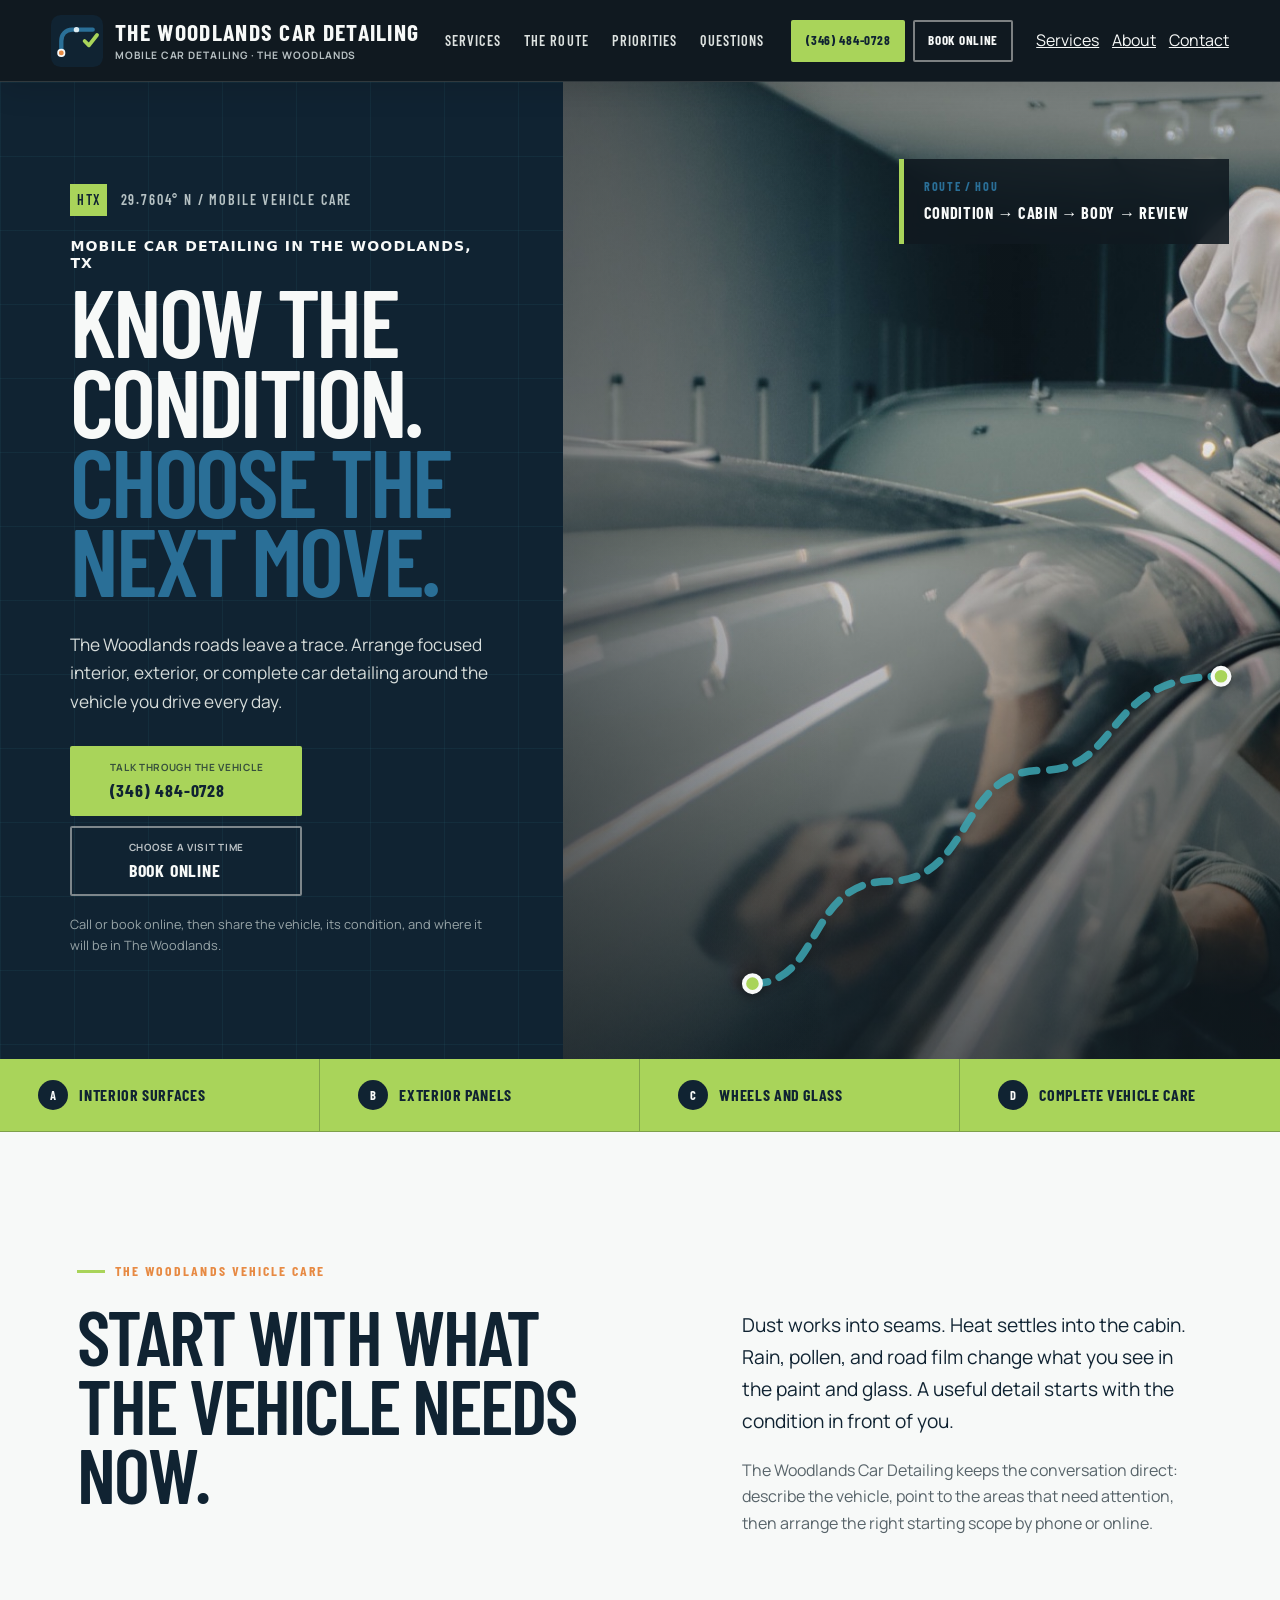
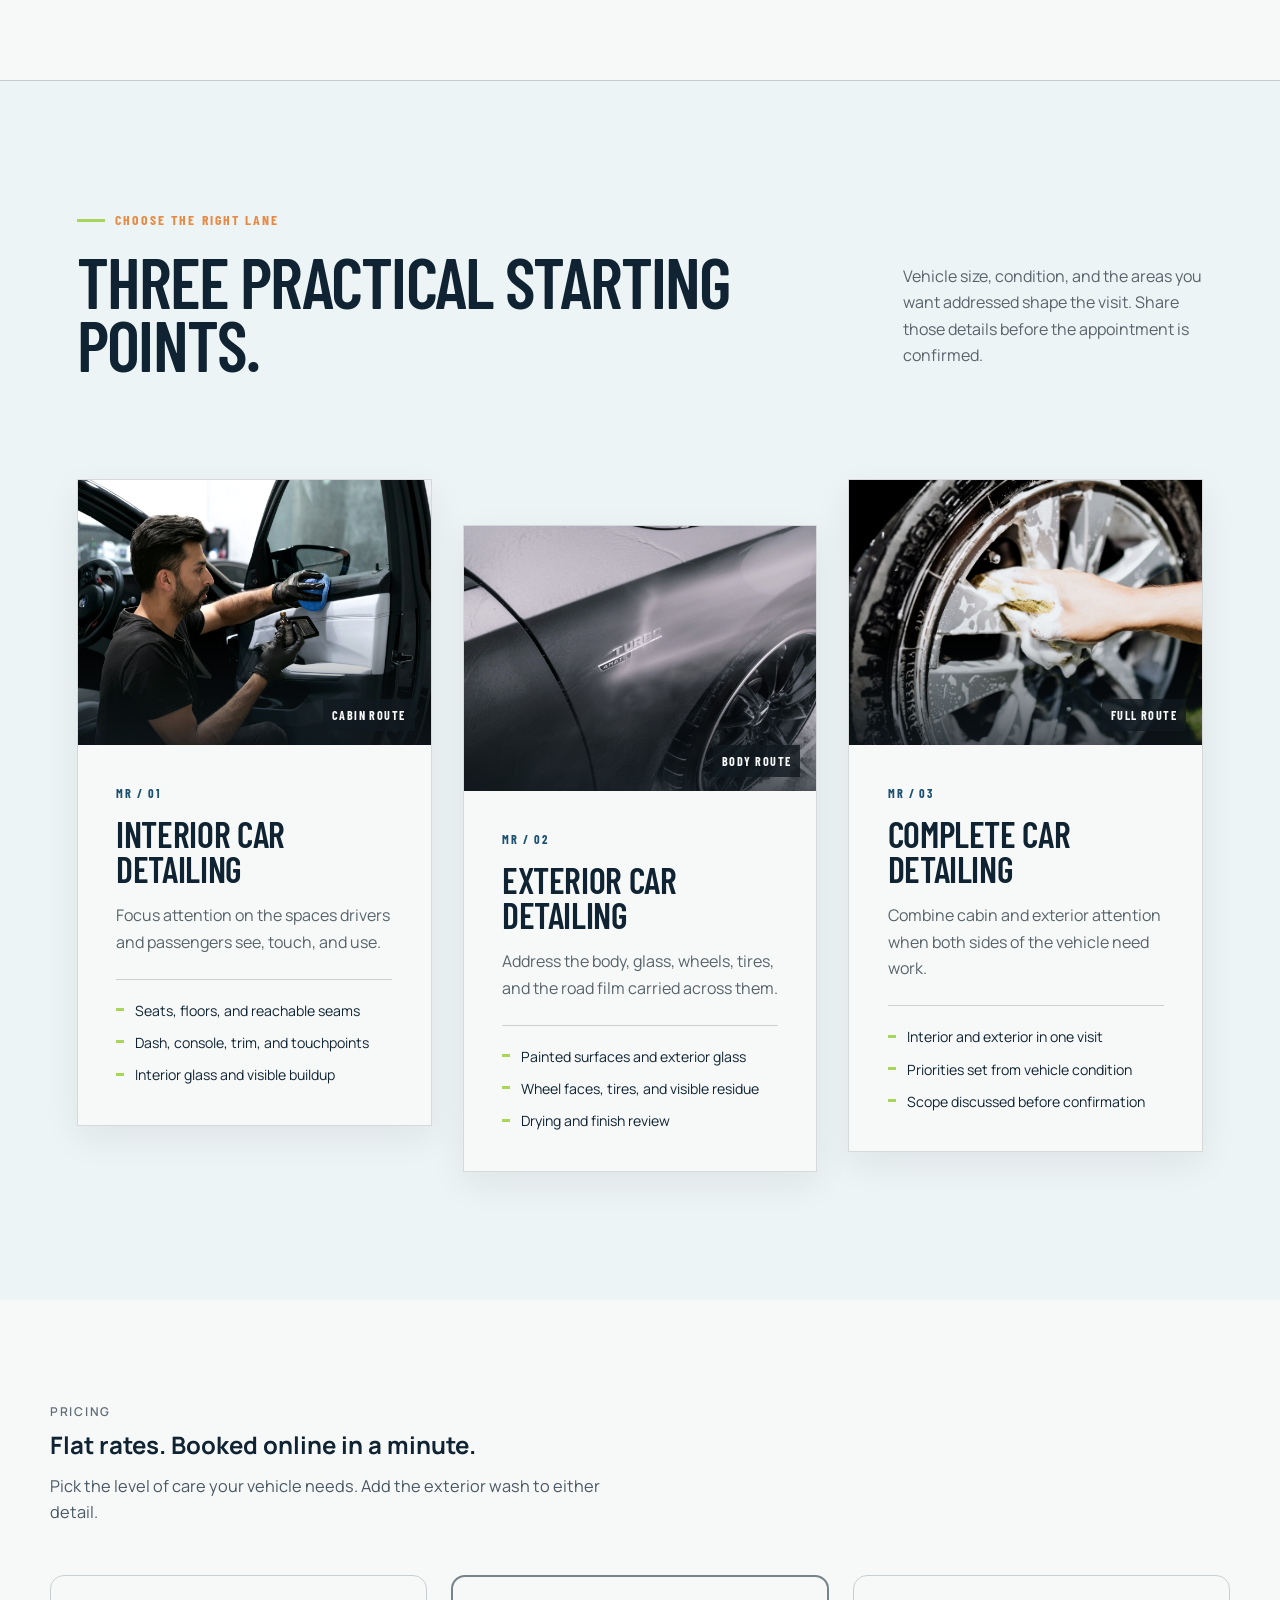
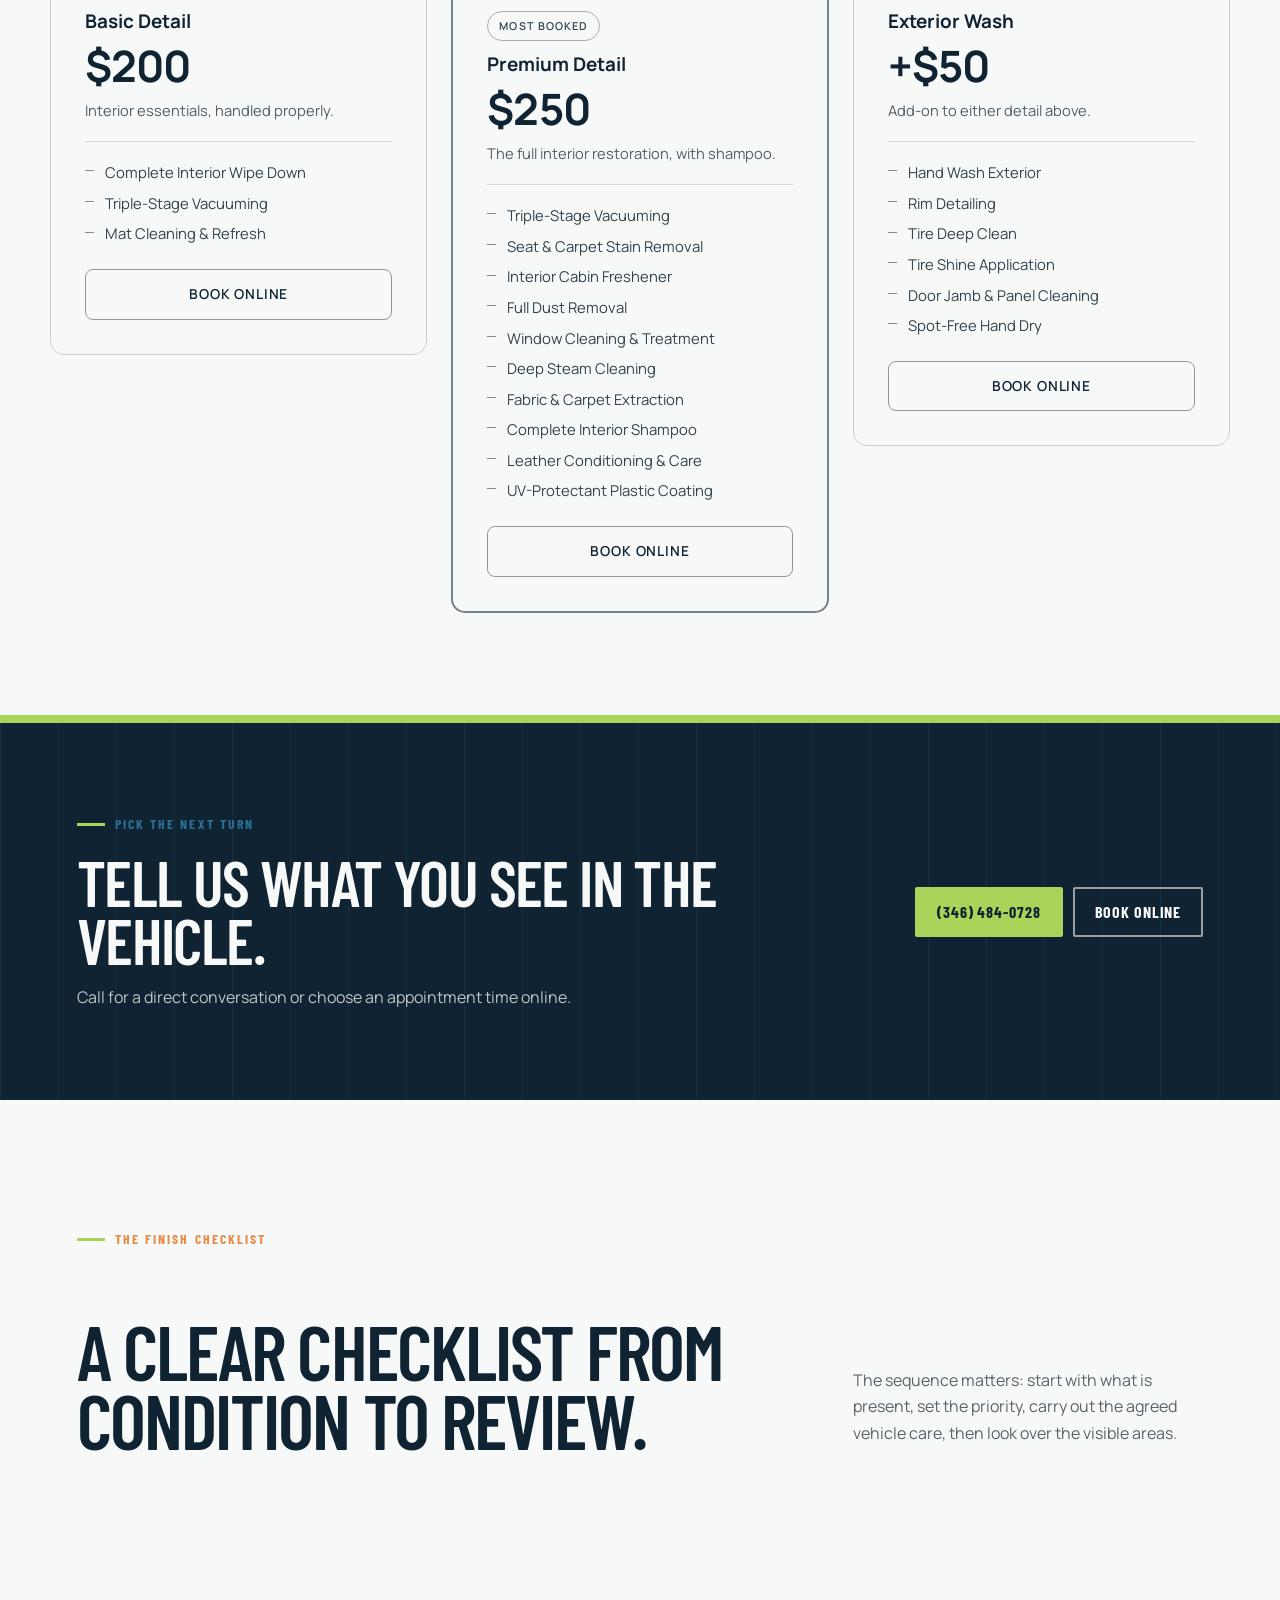
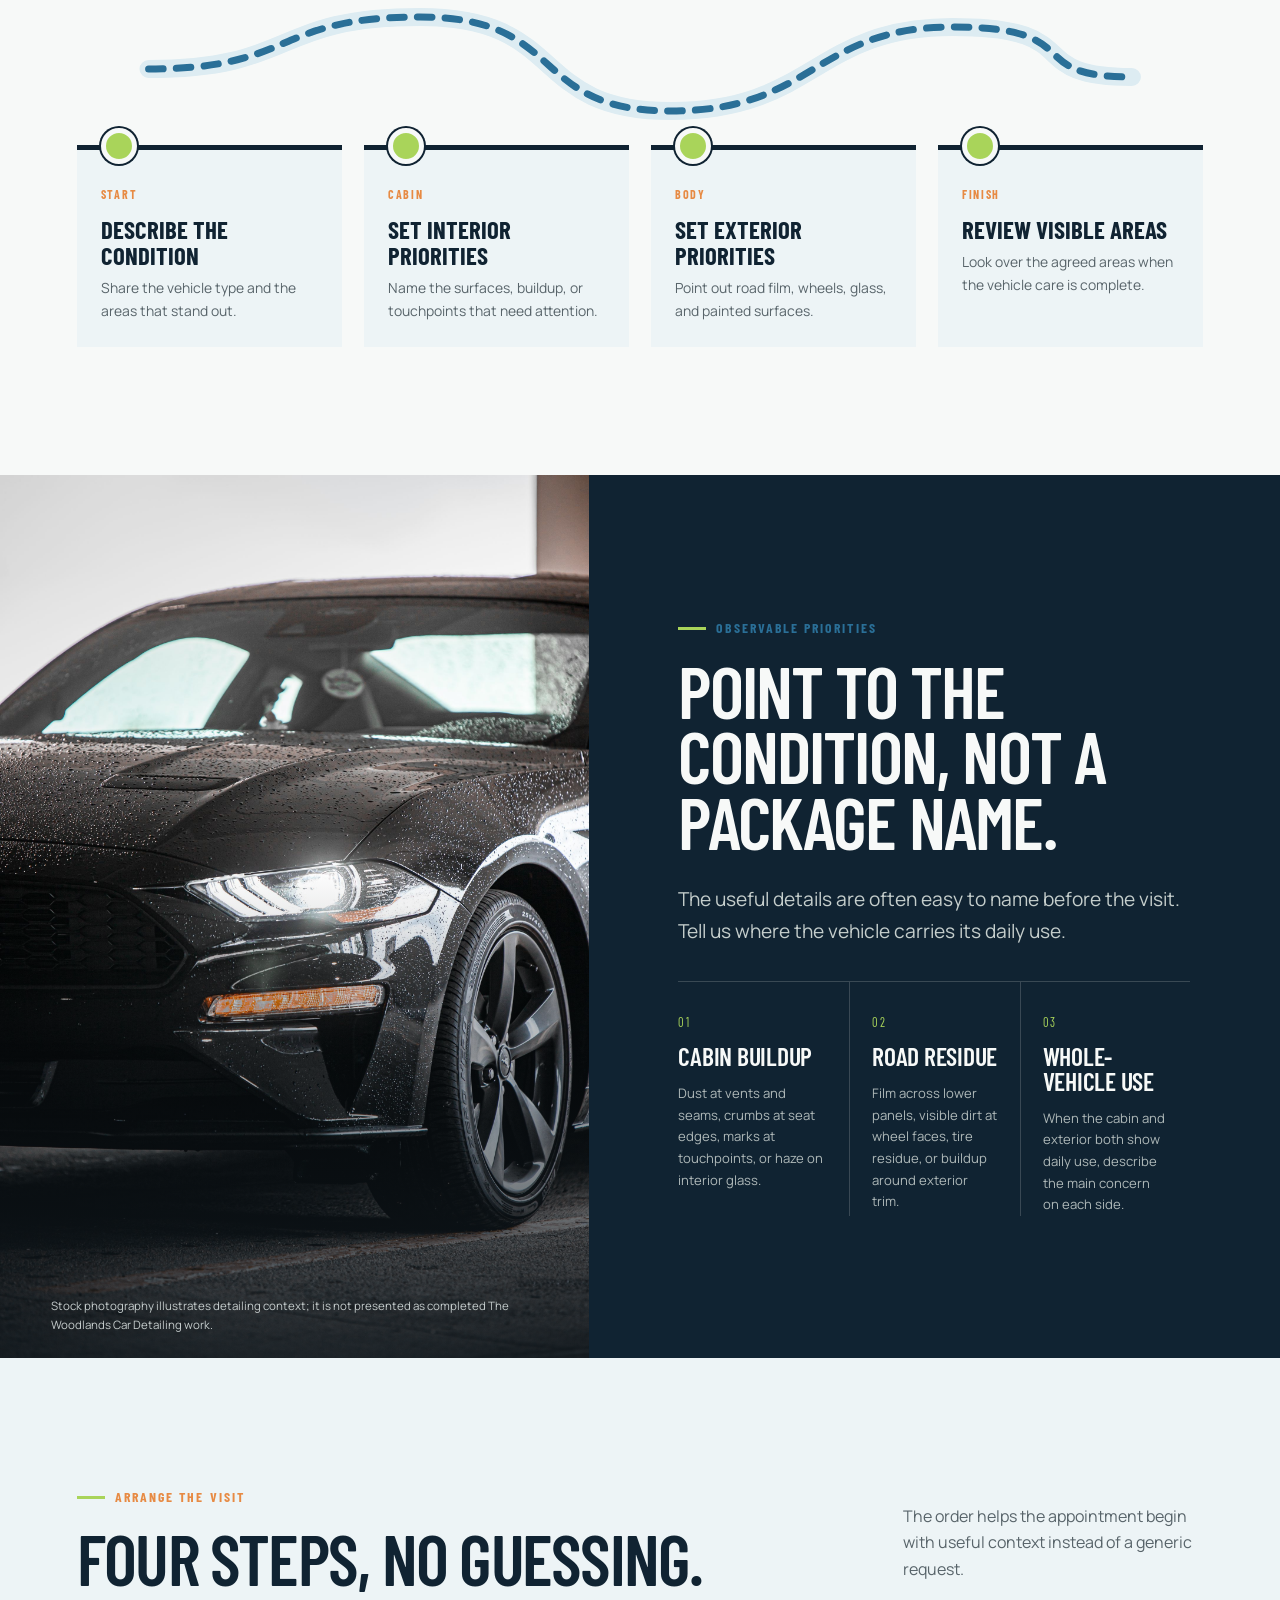
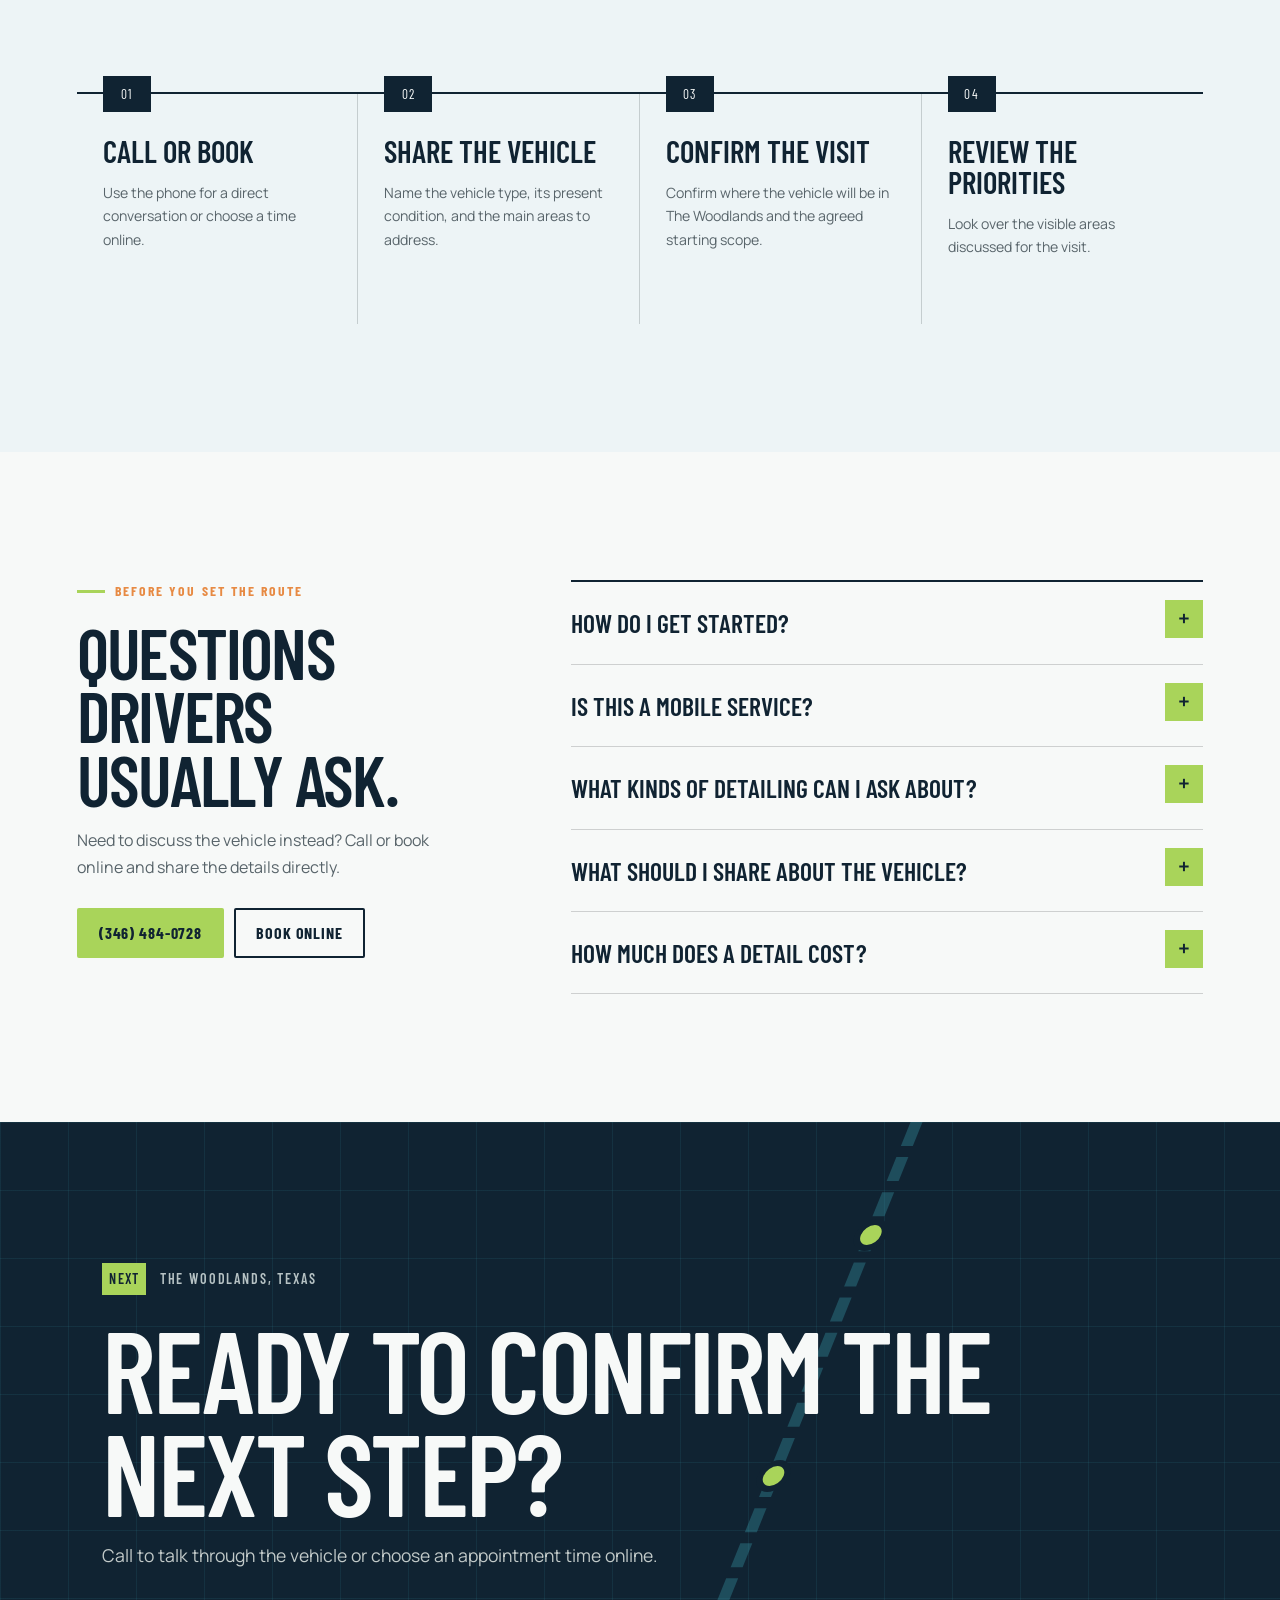
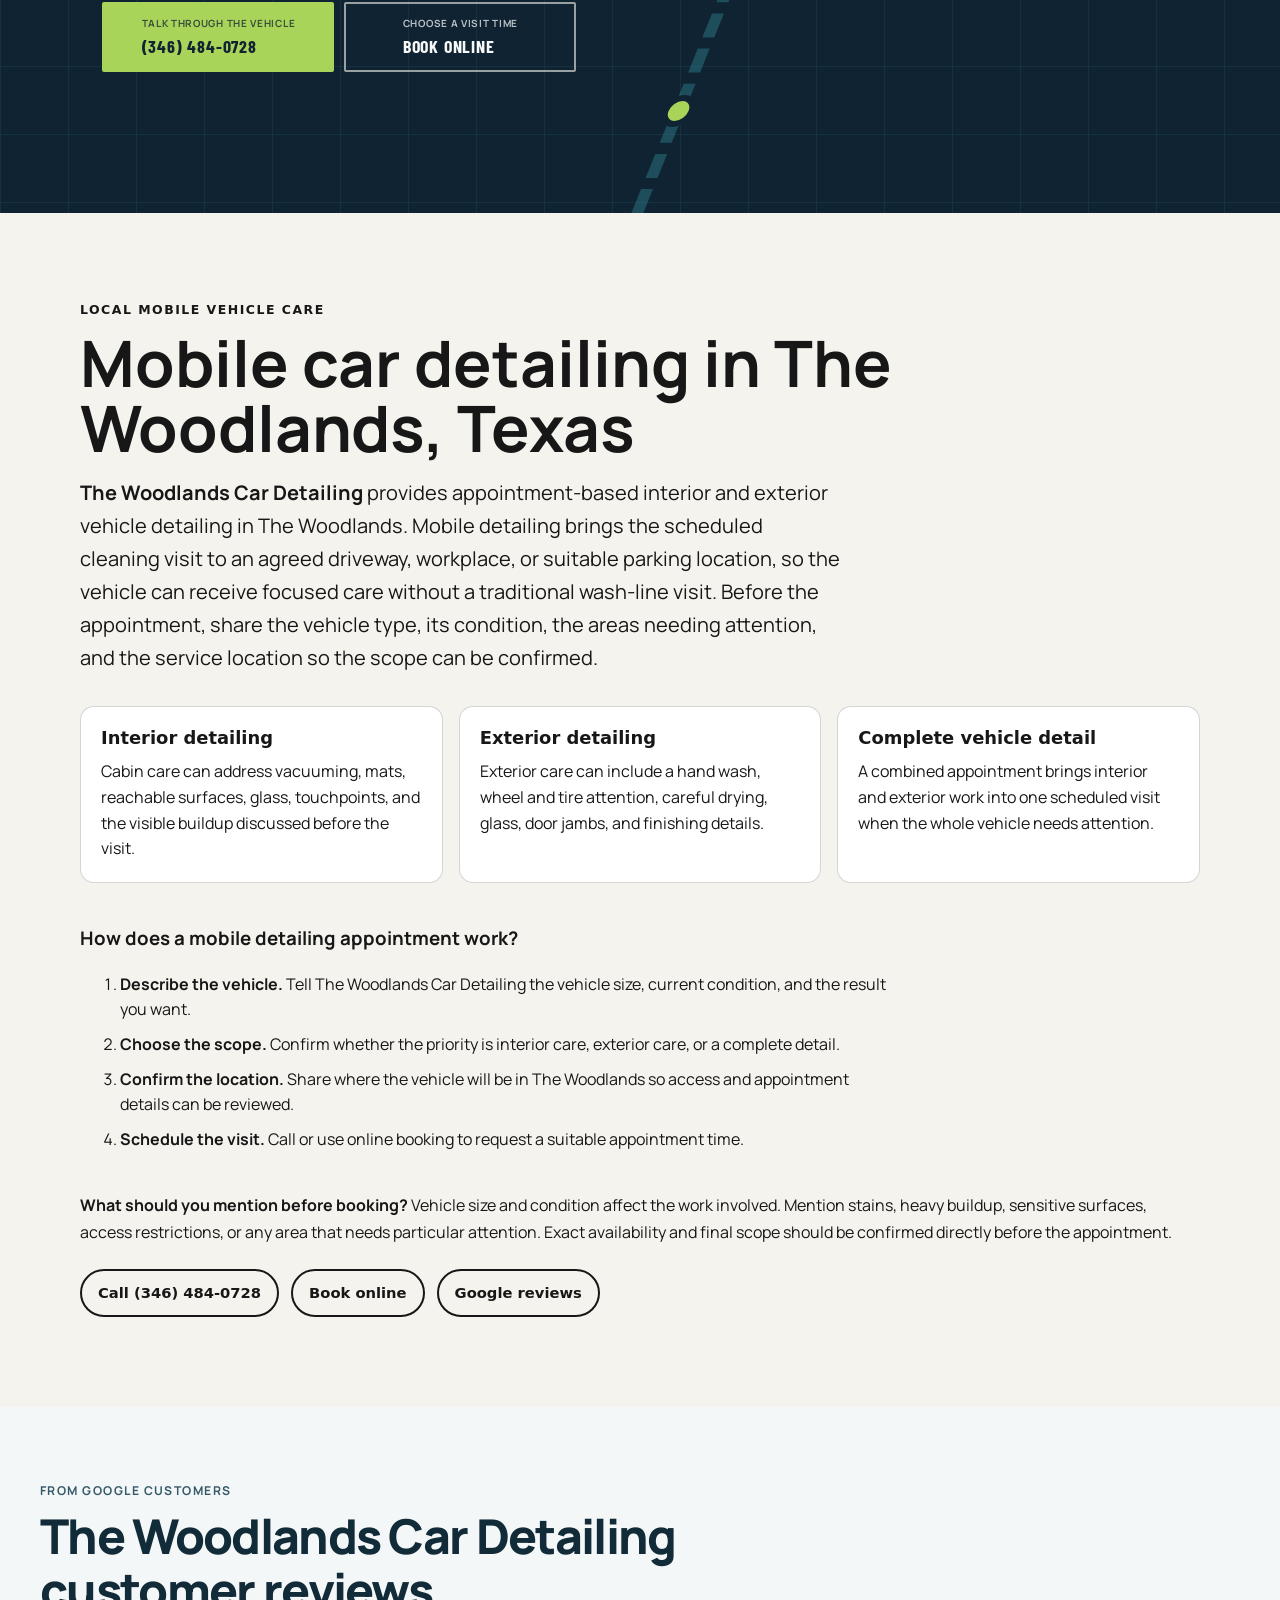
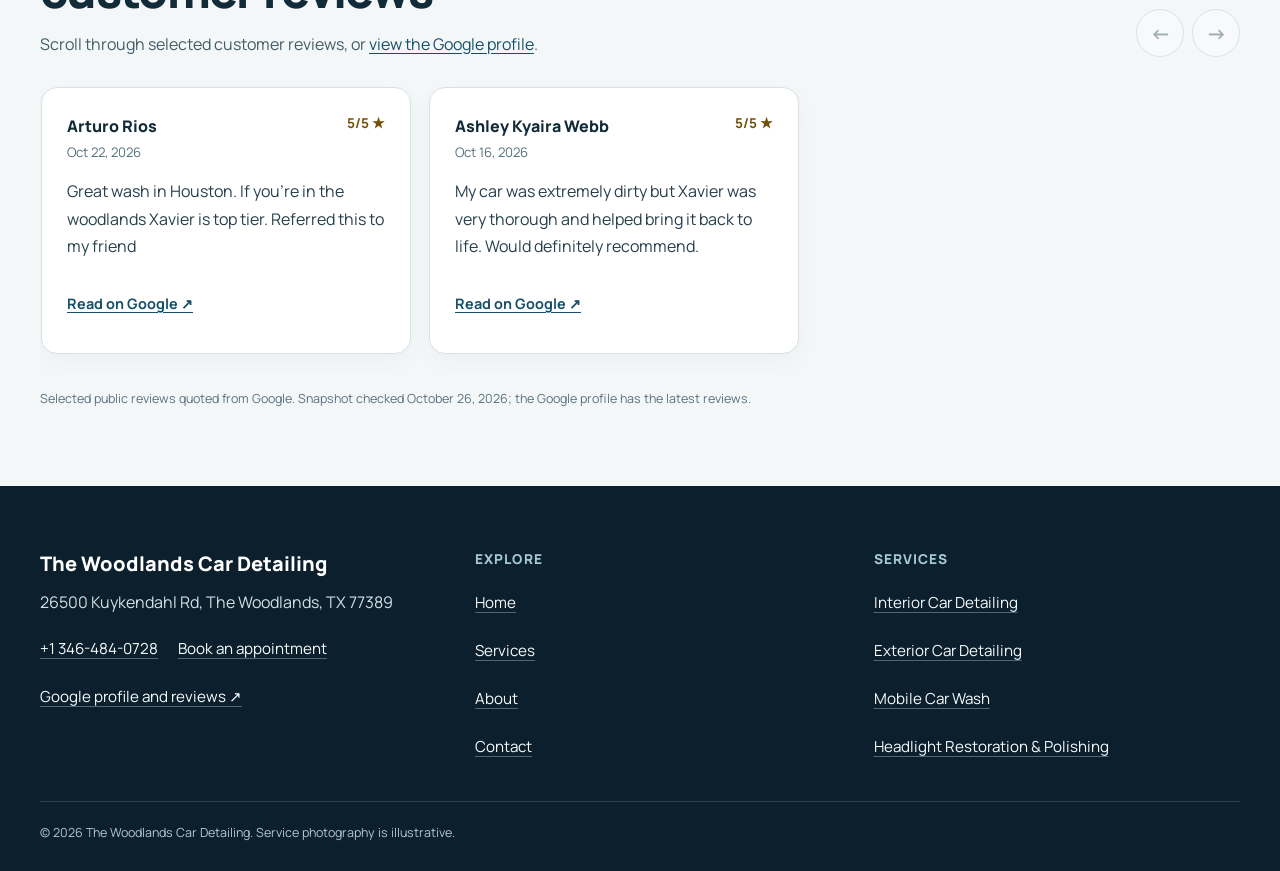
<file: index.html>
<!doctype html>
<html lang="en">
<head>
  <meta charset="utf-8">
  <meta name="viewport" content="width=device-width, initial-scale=1">
  <title>Mobile Car Detailing in The Woodlands, TX | The Woodlands Car Detailing</title>
  <meta name="theme-color" content="#102332">
  <link rel="canonical" href="https://thewoodlandscardetailing.shop/">
  <link rel="icon" href="/assets/favicon.svg" type="image/svg+xml">
  <link rel="preconnect" href="https://fonts.googleapis.com">
  <link rel="preconnect" href="https://fonts.gstatic.com" crossorigin>
  <link href="https://fonts.googleapis.com/css2?family=Barlow+Condensed:wght@500;600;700&family=Manrope:wght@400;500;600;700&display=swap" rel="stylesheet">
  <link rel="preload" href="/assets/hero-route.jpg" as="image">
  <link rel="stylesheet" href="/styles.css">
  <script type="application/ld+json">
{
  "@context": "https://schema.org",
  "@type": "AutomotiveBusiness",
  "name": "The Woodlands Car Detailing",
  "url": "https://thewoodlandscardetailing.shop/",
  "telephone": "+1 346-484-0728",
  "address": {
    "@type": "PostalAddress",
    "streetAddress": "26500 Kuykendahl Rd",
    "addressLocality": "The Woodlands",
    "addressRegion": "TX",
    "postalCode": "77389",
    "addressCountry": "US"
  },
  "description": "Mobile car detailing in The Woodlands, Texas with interior, exterior, and complete vehicle care appointments.",
  "areaServed": {
    "@type": "City",
    "name": "The Woodlands",
    "containedInPlace": {
      "@type": "State",
      "name": "Texas"
    }
  },
  "hasOfferCatalog": {
    "@type": "OfferCatalog",
    "name": "Car detailing services",
    "itemListElement": [
      {
        "@type": "Offer",
        "itemOffered": {
          "@type": "Service",
          "name": "Interior car detailing"
        }
      },
      {
        "@type": "Offer",
        "itemOffered": {
          "@type": "Service",
          "name": "Exterior car detailing"
        }
      },
      {
        "@type": "Offer",
        "itemOffered": {
          "@type": "Service",
          "name": "Complete car detailing"
        }
      }
    ]
  },
  "priceRange": "$200-$250",
  "makesOffer": [
    {
      "@type": "Offer",
      "name": "Basic Detail",
      "price": "200",
      "priceCurrency": "USD",
      "availability": "https://schema.org/InStock",
      "itemOffered": {
        "@type": "Service",
        "name": "Basic Detail",
        "description": "Interior essentials: complete interior wipe down, triple-stage vacuuming, and mat cleaning and refresh."
      }
    },
    {
      "@type": "Offer",
      "name": "Premium Detail",
      "price": "250",
      "priceCurrency": "USD",
      "availability": "https://schema.org/InStock",
      "itemOffered": {
        "@type": "Service",
        "name": "Premium Detail",
        "description": "The full interior restoration, including complete interior shampoo, deep steam cleaning, fabric and carpet extraction, and leather conditioning."
      }
    },
    {
      "@type": "Offer",
      "name": "Exterior Wash",
      "price": "50",
      "priceCurrency": "USD",
      "availability": "https://schema.org/InStock",
      "itemOffered": {
        "@type": "Service",
        "name": "Exterior Wash",
        "description": "Add-on exterior wash: hand wash, rim detailing, tire deep clean and shine, door jamb cleaning, and spot-free hand dry."
      }
    }
  ],
  "@id": "https://thewoodlandscardetailing.shop/#business",
  "geo": {
    "@type": "GeoCoordinates",
    "latitude": 30.145713695951,
    "longitude": -95.549960731058
  },
  "image": "https://thewoodlandscardetailing.shop/assets/hero-route.jpg",
  "sameAs": [
    "https://g.page/r/CZ1Y6jZhZHP5EBM/review"
  ],
  "contactPoint": {
    "@type": "ContactPoint",
    "telephone": "+1 346-484-0728",
    "contactType": "customer service",
    "areaServed": "US-TX",
    "availableLanguage": "English"
  }
}
    </script>
<!-- SEO-GEO:START -->
  <meta name="description" content="Mobile car detailing in The Woodlands, TX from The Woodlands Car Detailing, with interior cleaning, exterior hand washing, and complete details. Call or book online.">
  <meta name="robots" content="index, follow, max-image-preview:large, max-snippet:-1, max-video-preview:-1">
  <meta property="og:locale" content="en_US">
  <meta property="og:type" content="website">
  <meta property="og:site_name" content="The Woodlands Car Detailing">
  <meta property="og:title" content="Mobile Car Detailing in The Woodlands, TX | The Woodlands Car Detailing">
  <meta property="og:description" content="Mobile car detailing in The Woodlands, TX from The Woodlands Car Detailing, with interior cleaning, exterior hand washing, and complete details. Call or book online.">
  <meta property="og:url" content="https://thewoodlandscardetailing.shop/">
  <meta property="og:image" content="https://thewoodlandscardetailing.shop/assets/hero-route.jpg">
  <meta name="twitter:image" content="https://thewoodlandscardetailing.shop/assets/hero-route.jpg">
  <meta name="twitter:card" content="summary_large_image">
  <meta name="twitter:title" content="Mobile Car Detailing in The Woodlands, TX | The Woodlands Car Detailing">
  <meta name="twitter:description" content="Mobile car detailing in The Woodlands, TX from The Woodlands Car Detailing, with interior cleaning, exterior hand washing, and complete details. Call or book online.">
  <style id="seo-geo-styles">
    .seo-local-intent { display:block; margin:0 0 .55rem; font:700 clamp(.78rem,1.1vw,.95rem)/1.2 system-ui,sans-serif; letter-spacing:.08em; text-transform:uppercase; }
    .seo-geo-section { background:#f5f3ed; color:#171717; padding:clamp(3.5rem,7vw,6.5rem) clamp(1.25rem,5vw,5rem); }
    .seo-geo-inner { width:min(1120px,100%); margin:0 auto; }
    .seo-geo-kicker { margin:0 0 .75rem; font:700 .78rem/1.2 system-ui,sans-serif; letter-spacing:.12em; text-transform:uppercase; }
    .seo-geo-section h2 { max-width:22ch; margin:0 0 1rem; color:inherit; font-size:clamp(2rem,5vw,4rem); line-height:1.02; }
    .seo-geo-answer { max-width:760px; margin:0 0 2rem; font-size:clamp(1.05rem,2vw,1.25rem); line-height:1.65; }
    .seo-geo-grid { display:grid; grid-template-columns:repeat(3,minmax(0,1fr)); gap:1rem; margin:2rem 0; }
    .seo-geo-card { border:1px solid rgba(23,23,23,.18); border-radius:14px; padding:1.25rem; background:#fff; }
    .seo-geo-card h3 { margin:0 0 .6rem; color:inherit; font:700 1.12rem/1.25 system-ui,sans-serif; }
    .seo-geo-card p { margin:0; line-height:1.6; }
    .seo-geo-steps { max-width:820px; margin:2.5rem 0; }
    .seo-geo-steps li { margin:.65rem 0; line-height:1.55; }
    .seo-geo-actions { display:flex; flex-wrap:wrap; gap:.75rem; margin-top:1.5rem; }
    .seo-geo-action { display:inline-flex; align-items:center; min-height:48px; padding:.75rem 1rem; border:2px solid currentColor; border-radius:999px; color:inherit; font:700 .92rem/1 system-ui,sans-serif; text-decoration:none; }
    @media (max-width:760px) { .seo-geo-grid { grid-template-columns:1fr; } }
  </style>
<!-- SEO-GEO:END -->
  <script id="seo-geo-entity-schema" type="application/ld+json">
{
  "@context": "https://schema.org",
  "@graph": [
    {
      "@type": "WebSite",
      "@id": "https://thewoodlandscardetailing.shop/#website",
      "url": "https://thewoodlandscardetailing.shop/",
      "name": "The Woodlands Car Detailing",
      "inLanguage": "en-US",
      "publisher": {
        "@id": "https://thewoodlandscardetailing.shop/#business"
      }
    },
    {
      "@type": "Service",
      "@id": "https://thewoodlandscardetailing.shop/#mobile-car-detailing",
      "name": "Mobile Car Detailing in The Woodlands, Texas",
      "serviceType": "Mobile car detailing",
      "provider": {
        "@id": "https://thewoodlandscardetailing.shop/#business"
      },
      "areaServed": {
        "@type": "City",
        "name": "The Woodlands",
        "containedInPlace": {
          "@type": "State",
          "name": "Texas"
        }
      },
      "url": "https://thewoodlandscardetailing.shop/#services"
    }
  ]
}
  </script>
<style id="SEO-NEXT-NAV-CSS">.seo-next-nav{display:flex;gap:.8rem;flex-wrap:wrap}.seo-next-footer-nav{padding:1rem}.seo-next-footer-nav a{color:inherit}</style><link rel="stylesheet" href="/portfolio-components.css">
</head>
<body>
  <a class="skip-link" href="#main">Skip to content</a>

  <header class="site-header" data-header>
    <a class="brand" href="#top" aria-label="The Woodlands Car Detailing home">
      <img src="/assets/logo.svg" width="52" height="52" alt="">
      <span class="brand-words">
        <strong>The Woodlands Car Detailing</strong>
        <small>Mobile Car Detailing · The Woodlands</small>
      </span>
    </a>

    <button class="menu-toggle" type="button" aria-expanded="false" aria-controls="site-nav">
      <span class="sr-only">Open menu</span>
      <i></i><i></i><i></i>
    </button>

    <nav class="site-nav" id="site-nav" aria-label="Primary navigation">
      <a href="#services">Services</a>
      <a href="#route">The route</a>
      <a href="#priorities">Priorities</a>
      <a href="#questions">Questions</a>
      <div class="nav-actions">
        <a class="button button-call button-small" href="tel:+13464840728">(346) 484-0728</a>
        <a class="button button-book button-small" href="https://cal.com/sumitdatta/auto-detail-service">Book online</a>
      </div>
    <!-- SEO-NEXT-NAV:START --><div class="seo-next-nav" aria-label="Expanded site pages"><a href="/services/">Services</a><a href="/about/">About</a><a href="/contact/">Contact</a></div><!-- SEO-NEXT-NAV:END --></nav>
  </header>

  <main id="main">
    <section class="hero" id="top">
      <div class="hero-copy">
        <p class="coordinate"><span>HTX</span> 29.7604° N / Mobile vehicle care</p>
        <h1><span class="seo-local-intent" data-seo-local-intent>Mobile Car Detailing in The Woodlands, TX</span>Know the condition. <em>Choose the next move.</em></h1>
        <p class="hero-lede">The Woodlands roads leave a trace. Arrange focused interior, exterior, or complete car detailing around the vehicle you drive every day.</p>
        <div class="action-pair hero-actions">
          <a class="button button-call button-large" href="tel:+13464840728">
            <span>Talk through the vehicle</span>
            <strong>(346) 484-0728</strong>
          </a>
          <a class="button button-book button-large" href="https://cal.com/sumitdatta/auto-detail-service">
            <span>Choose a visit time</span>
            <strong>Book online</strong>
          </a>
        </div>
        <p class="microcopy">Call or book online, then share the vehicle, its condition, and where it will be in The Woodlands.</p>
      </div>

      <div class="hero-image" role="img" aria-label="A polished vehicle panel under inspection light">
        <div class="hero-image-scrim"></div>
        <div class="hero-map-card" aria-hidden="true">
          <span>ROUTE / HOU</span>
          <strong>Condition → Cabin → Body → Review</strong>
        </div>
        <svg class="hero-route-line" viewBox="0 0 700 560" aria-hidden="true">
          <path d="M72 470 C156 470 136 348 235 348 S318 216 416 216 S487 104 630 104"/>
          <circle cx="72" cy="470" r="10"/>
          <circle cx="630" cy="104" r="10"/>
        </svg>
      </div>
    </section>

    <section class="road-strip" aria-label="Service focus">
      <p><span>A</span> Interior surfaces</p>
      <p><span>B</span> Exterior panels</p>
      <p><span>C</span> Wheels and glass</p>
      <p><span>D</span> Complete vehicle care</p>
    </section>

    <section class="section intro" aria-labelledby="intro-title">
      <div class="section-label">The Woodlands vehicle care</div>
      <div class="intro-grid">
        <h2 id="intro-title">Start with what the vehicle needs now.</h2>
        <div class="intro-copy">
          <p class="lead">Dust works into seams. Heat settles into the cabin. Rain, pollen, and road film change what you see in the paint and glass. A useful detail starts with the condition in front of you.</p>
          <p>The Woodlands Car Detailing keeps the conversation direct: describe the vehicle, point to the areas that need attention, then arrange the right starting scope by phone or online.</p>
        </div>
      </div>
    </section>

    <section class="section services" id="services" aria-labelledby="services-title">
      <div class="section-heading">
        <div>
          <p class="section-kicker">Choose the right lane</p>
          <h2 id="services-title">Three practical starting points.</h2>
        </div>
        <p>Vehicle size, condition, and the areas you want addressed shape the visit. Share those details before the appointment is confirmed.</p>
      </div>

      <div class="service-grid">
        <article class="service-card">
          <div class="service-photo">
            <img src="/assets/service-interior.jpg" alt="A vehicle interior receiving careful surface cleaning" loading="lazy" width="1600" height="900">
            <span>Cabin route</span>
          </div>
          <div class="service-content">
            <p class="service-code">MR / 01</p>
            <h3>Interior car detailing</h3>
            <p>Focus attention on the spaces drivers and passengers see, touch, and use.</p>
            <ul>
              <li>Seats, floors, and reachable seams</li>
              <li>Dash, console, trim, and touchpoints</li>
              <li>Interior glass and visible buildup</li>
            </ul>
          </div>
        </article>

        <article class="service-card service-card-offset">
          <div class="service-photo">
            <img src="/assets/service-foam.jpg" alt="A dark car covered with wash foam" loading="lazy" width="2200" height="3300">
            <span>Body route</span>
          </div>
          <div class="service-content">
            <p class="service-code">MR / 02</p>
            <h3>Exterior car detailing</h3>
            <p>Address the body, glass, wheels, tires, and the road film carried across them.</p>
            <ul>
              <li>Painted surfaces and exterior glass</li>
              <li>Wheel faces, tires, and visible residue</li>
              <li>Drying and finish review</li>
            </ul>
          </div>
        </article>

        <article class="service-card">
          <div class="service-photo">
            <img src="/assets/service-wheel.jpg" alt="A vehicle wheel covered with cleaning foam" loading="lazy" width="1800" height="1200">
            <span>Full route</span>
          </div>
          <div class="service-content">
            <p class="service-code">MR / 03</p>
            <h3>Complete car detailing</h3>
            <p>Combine cabin and exterior attention when both sides of the vehicle need work.</p>
            <ul>
              <li>Interior and exterior in one visit</li>
              <li>Priorities set from vehicle condition</li>
              <li>Scope discussed before confirmation</li>
            </ul>
          </div>
        </article>
      </div>
    </section>

    <section class="rates" id="pricing" aria-labelledby="pricing-title">
      <div class="rates-shell">
        <div class="rates-head">
          <p class="rates-eyebrow">Pricing</p>
          <h2 id="pricing-title">Flat rates. Booked online in a minute.</h2>
          <p class="rates-intro">Pick the level of care your vehicle needs. Add the exterior wash to either detail.</p>
        </div>

        <div class="rate-grid">
          <article class="rate-card">
            <h3>Basic Detail</h3>
            <p class="rate-figure">$200</p>
            <p class="rate-note">Interior essentials, handled properly.</p>
            <ul class="rate-list">
              <li>Complete Interior Wipe Down</li>
              <li>Triple-Stage Vacuuming</li>
              <li>Mat Cleaning &amp; Refresh</li>
            </ul>
            <a class="rate-cta" href="https://cal.com/sumitdatta/auto-detail-service" target="_blank" rel="noopener">Book Online</a>
          </article>
          <article class="rate-card rate-card-featured">
            <span class="rate-badge">Most booked</span>
            <h3>Premium Detail</h3>
            <p class="rate-figure">$250</p>
            <p class="rate-note">The full interior restoration, with shampoo.</p>
            <ul class="rate-list">
              <li>Triple-Stage Vacuuming</li>
              <li>Seat &amp; Carpet Stain Removal</li>
              <li>Interior Cabin Freshener</li>
              <li>Full Dust Removal</li>
              <li>Window Cleaning &amp; Treatment</li>
              <li>Deep Steam Cleaning</li>
              <li>Fabric &amp; Carpet Extraction</li>
              <li>Complete Interior Shampoo</li>
              <li>Leather Conditioning &amp; Care</li>
              <li>UV-Protectant Plastic Coating</li>
            </ul>
            <a class="rate-cta" href="https://cal.com/sumitdatta/auto-detail-service" target="_blank" rel="noopener">Book Online</a>
          </article>
          <article class="rate-card">
            <h3>Exterior Wash</h3>
            <p class="rate-figure">+$50</p>
            <p class="rate-note">Add-on to either detail above.</p>
            <ul class="rate-list">
              <li>Hand Wash Exterior</li>
              <li>Rim Detailing</li>
              <li>Tire Deep Clean</li>
              <li>Tire Shine Application</li>
              <li>Door Jamb &amp; Panel Cleaning</li>
              <li>Spot-Free Hand Dry</li>
            </ul>
            <a class="rate-cta" href="https://cal.com/sumitdatta/auto-detail-service" target="_blank" rel="noopener">Book Online</a>
          </article>
        </div>
      </div>
    </section>


    <section class="route-callout" aria-label="Contact The Woodlands Car Detailing">
      <div>
        <p class="section-kicker">Pick the next turn</p>
        <h2>Tell us what you see in the vehicle.</h2>
        <p>Call for a direct conversation or choose an appointment time online.</p>
      </div>
      <div class="action-pair">
        <a class="button button-call" href="tel:+13464840728">(346) 484-0728</a>
        <a class="button button-book button-book-light" href="https://cal.com/sumitdatta/auto-detail-service">Book online</a>
      </div>
    </section>

    <section class="section route-section" id="route" aria-labelledby="route-title">
      <div class="route-intro">
        <p class="section-kicker">The finish checklist</p>
        <h2 id="route-title">A clear checklist from condition to review.</h2>
        <p>The sequence matters: start with what is present, set the priority, carry out the agreed vehicle care, then look over the visible areas.</p>
      </div>

      <div class="route-map">
        <svg viewBox="0 0 1100 190" preserveAspectRatio="none" aria-hidden="true">
          <path class="route-base" d="M70 100 C215 100 190 48 335 48 S440 142 580 142 S720 58 855 58 S920 108 1030 108"/>
          <path class="route-progress" d="M70 100 C215 100 190 48 335 48 S440 142 580 142 S720 58 855 58 S920 108 1030 108"/>
        </svg>
        <ol class="waypoints">
          <li>
            <span>Start</span>
            <strong>Describe the condition</strong>
            <p>Share the vehicle type and the areas that stand out.</p>
          </li>
          <li>
            <span>Cabin</span>
            <strong>Set interior priorities</strong>
            <p>Name the surfaces, buildup, or touchpoints that need attention.</p>
          </li>
          <li>
            <span>Body</span>
            <strong>Set exterior priorities</strong>
            <p>Point out road film, wheels, glass, and painted surfaces.</p>
          </li>
          <li>
            <span>Finish</span>
            <strong>Review visible areas</strong>
            <p>Look over the agreed areas when the vehicle care is complete.</p>
          </li>
        </ol>
      </div>
    </section>

    <section class="priorities" id="priorities" aria-labelledby="priorities-title">
      <div class="priority-image">
        <img src="/assets/detail-wet-paint.jpg" alt="Water droplets reflecting light on dark vehicle paint" loading="lazy" width="2000" height="3000">
        <p>Stock photography illustrates detailing context; it is not presented as completed The Woodlands Car Detailing work.</p>
      </div>
      <div class="priority-copy">
        <p class="section-kicker">Observable priorities</p>
        <h2 id="priorities-title">Point to the condition, not a package name.</h2>
        <p class="lead">The useful details are often easy to name before the visit. Tell us where the vehicle carries its daily use.</p>
        <div class="priority-list">
          <article>
            <span>01</span>
            <h3>Cabin buildup</h3>
            <p>Dust at vents and seams, crumbs at seat edges, marks at touchpoints, or haze on interior glass.</p>
          </article>
          <article>
            <span>02</span>
            <h3>Road residue</h3>
            <p>Film across lower panels, visible dirt at wheel faces, tire residue, or buildup around exterior trim.</p>
          </article>
          <article>
            <span>03</span>
            <h3>Whole-vehicle use</h3>
            <p>When the cabin and exterior both show daily use, describe the main concern on each side.</p>
          </article>
        </div>
      </div>
    </section>

    <section class="section process" aria-labelledby="process-title">
      <div class="section-heading">
        <div>
          <p class="section-kicker">Arrange the visit</p>
          <h2 id="process-title">Four steps, no guessing.</h2>
        </div>
        <p>The order helps the appointment begin with useful context instead of a generic request.</p>
      </div>
      <ol class="process-grid">
        <li><span>Call or book</span><p>Use the phone for a direct conversation or choose a time online.</p></li>
        <li><span>Share the vehicle</span><p>Name the vehicle type, its present condition, and the main areas to address.</p></li>
        <li><span>Confirm the visit</span><p>Confirm where the vehicle will be in The Woodlands and the agreed starting scope.</p></li>
        <li><span>Review the priorities</span><p>Look over the visible areas discussed for the visit.</p></li>
      </ol>
    </section>

    <section class="section questions" id="questions" aria-labelledby="questions-title">
      <div class="questions-intro">
        <p class="section-kicker">Before you set the route</p>
        <h2 id="questions-title">Questions drivers usually ask.</h2>
        <p>Need to discuss the vehicle instead? Call or book online and share the details directly.</p>
        <div class="action-pair questions-actions">
          <a class="button button-call" href="tel:+13464840728">(346) 484-0728</a>
          <a class="button button-book button-book-dark" href="https://cal.com/sumitdatta/auto-detail-service">Book online</a>
        </div>
      </div>
      <div class="faq-list">
        <details>
          <summary>How do I get started?</summary>
          <p>Call (346) 484-0728 or book online. Share the vehicle type, its condition, the areas that need attention, and where it will be in The Woodlands.</p>
        </details>
        <details>
          <summary>Is this a mobile service?</summary>
          <p>Yes. The Woodlands Car Detailing is built around mobile car detailing in The Woodlands. Confirm the location and visit details when you call or book.</p>
        </details>
        <details>
          <summary>What kinds of detailing can I ask about?</summary>
          <p>Start with interior, exterior, or complete car detailing. The vehicle size, condition, and visible priorities help shape the scope.</p>
        </details>
        <details>
          <summary>What should I share about the vehicle?</summary>
          <p>Share the vehicle type, what you can see now, any areas that need focused attention, and where the vehicle will be for the visit.</p>
        </details>
        <details>
          <summary>How much does a detail cost?</summary>
          <p>The Basic Detail is $200 and covers interior essentials. The Premium Detail is $250 and includes a complete interior shampoo. An Exterior Wash can be added to either for $50. Vehicle size and condition can affect the final scope, so confirm the details when you call or book.</p>
        </details>
      </div>
    </section>

    <section class="final-cta" id="contact">
      <div class="final-route-mark" aria-hidden="true">
        <span></span><span></span><span></span>
      </div>
      <p class="coordinate"><span>NEXT</span> The Woodlands, Texas</p>
      <h2>Ready to confirm the next step?</h2>
      <p>Call to talk through the vehicle or choose an appointment time online.</p>
      <div class="action-pair final-actions">
        <a class="button button-call button-large" href="tel:+13464840728">
          <span>Talk through the vehicle</span>
          <strong>(346) 484-0728</strong>
        </a>
        <a class="button button-book button-book-light button-large" href="https://cal.com/sumitdatta/auto-detail-service">
          <span>Choose a visit time</span>
          <strong>Book online</strong>
        </a>
      </div>
    </section>
  <!-- SEO-GEO-LOCAL:START -->
    <section class="seo-geo-section" id="local-detailing" aria-labelledby="local-detailing-title">
      <div class="seo-geo-inner">
        <p class="seo-geo-kicker">Local mobile vehicle care</p>
        <h2 id="local-detailing-title">Mobile car detailing in The Woodlands, Texas</h2>
        <p class="seo-geo-answer"><strong>The Woodlands Car Detailing</strong> provides appointment-based interior and exterior vehicle detailing in The Woodlands. Mobile detailing brings the scheduled cleaning visit to an agreed driveway, workplace, or suitable parking location, so the vehicle can receive focused care without a traditional wash-line visit. Before the appointment, share the vehicle type, its condition, the areas needing attention, and the service location so the scope can be confirmed.</p>

        <div class="seo-geo-grid" aria-label="Available detailing options">
          <article class="seo-geo-card">
            <h3>Interior detailing</h3>
            <p>Cabin care can address vacuuming, mats, reachable surfaces, glass, touchpoints, and the visible buildup discussed before the visit.</p>
          </article>
          <article class="seo-geo-card">
            <h3>Exterior detailing</h3>
            <p>Exterior care can include a hand wash, wheel and tire attention, careful drying, glass, door jambs, and finishing details.</p>
          </article>
          <article class="seo-geo-card">
            <h3>Complete vehicle detail</h3>
            <p>A combined appointment brings interior and exterior work into one scheduled visit when the whole vehicle needs attention.</p>
          </article>
        </div>

        <div class="seo-geo-steps">
          <h3>How does a mobile detailing appointment work?</h3>
          <ol>
            <li><strong>Describe the vehicle.</strong> Tell The Woodlands Car Detailing the vehicle size, current condition, and the result you want.</li>
            <li><strong>Choose the scope.</strong> Confirm whether the priority is interior care, exterior care, or a complete detail.</li>
            <li><strong>Confirm the location.</strong> Share where the vehicle will be in The Woodlands so access and appointment details can be reviewed.</li>
            <li><strong>Schedule the visit.</strong> Call or use online booking to request a suitable appointment time.</li>
          </ol>
        </div>

        <p><strong>What should you mention before booking?</strong> Vehicle size and condition affect the work involved. Mention stains, heavy buildup, sensitive surfaces, access restrictions, or any area that needs particular attention. Exact availability and final scope should be confirmed directly before the appointment.</p>
        <div class="seo-geo-actions">
          <a class="seo-geo-action" href="tel:+13464840728">Call (346) 484-0728</a>
          <a class="seo-geo-action" href="https://cal.com/sumitdatta/auto-detail-service" target="_blank" rel="noopener">Book online</a>
          <a class="seo-geo-action" href="https://g.page/r/CZ1Y6jZhZHP5EBM/review" target="_blank" rel="noopener">Google reviews</a>
        </div>
      </div>
    </section>
<!-- SEO-GEO-LOCAL:END -->
  <!-- PORTFOLIO-REVIEWS:START --><section class="portfolio-reviews" aria-labelledby="portfolio-reviews-title"><div class="portfolio-reviews__heading"><div><p class="portfolio-reviews__kicker">From Google customers</p><h2 id="portfolio-reviews-title">The Woodlands Car Detailing customer reviews</h2><p class="portfolio-reviews__intro">Scroll through selected customer reviews, or <a href="https://www.google.com/maps?cid=17974820906461714589" target="_blank" rel="noopener noreferrer">view the Google profile</a>.</p></div><div class="portfolio-reviews__controls"><button type="button" data-reviews-prev aria-label="Previous reviews">←</button><button type="button" data-reviews-next aria-label="Next reviews">→</button></div></div><div class="portfolio-reviews__track" role="region" aria-label="Scrollable customer reviews" tabindex="0"><article class="portfolio-review"><div class="portfolio-review__meta"><div><span class="portfolio-review__author">Arturo Rios</span><time datetime="2026-10-22">Oct 22, 2026</time></div><span class="portfolio-review__rating" aria-label="5 out of 5 stars">5/5 ★</span></div><blockquote><p>Great wash in Houston. If you&#x27;re in the woodlands Xavier is top tier. Referred this to my friend</p></blockquote><a class="portfolio-review__source" href="https://www.google.com/maps/reviews/data=!4m8!14m7!1m6!2m5!1sCi9DQUlRQUNvZENodHljRjlvT21VMmFGVXpRa0owYkcxQkxVSjRZbXBJVjNOWlNYYxAB!2m1!1s0x0:0xf973646136ea589d!3m1!1s2@1:CAIQACodChtycF9oOmU2aFUzQkJ0bG1BLUJ4YmpIV3NZSXc%7C%7C?hl=en-US" target="_blank" rel="noopener noreferrer">Read on Google ↗</a></article><article class="portfolio-review"><div class="portfolio-review__meta"><div><span class="portfolio-review__author">Ashley Kyaira Webb</span><time datetime="2026-10-16">Oct 16, 2026</time></div><span class="portfolio-review__rating" aria-label="5 out of 5 stars">5/5 ★</span></div><blockquote><p>My car was extremely dirty but Xavier was very thorough and helped bring it back to life. Would definitely recommend.</p></blockquote><a class="portfolio-review__source" href="https://www.google.com/maps/reviews/data=!4m8!14m7!1m6!2m5!1sCi9DQUlRQUNvZENodHljRjlvT25oUlkwWm9ZM0ZQWDJ0YWJHOTNUMjF5YVVaMVRGRRAB!2m1!1s0x0:0xf973646136ea589d!3m1!1s2@1:CAIQACodChtycF9oOnhRY0ZoY3FPX2tabG93T21yaUZ1TFE%7C%7C?hl=en-US" target="_blank" rel="noopener noreferrer">Read on Google ↗</a></article></div><p class="portfolio-reviews__note">Selected public reviews quoted from Google. Snapshot checked <time datetime="2026-10-26">October 26, 2026</time>; the Google profile has the latest reviews.</p></section><!-- PORTFOLIO-REVIEWS:END -->
</main>

  <footer class="portfolio-footer"><div class="portfolio-footer__grid"><div><strong class="portfolio-footer__name">The Woodlands Car Detailing</strong><address>26500 Kuykendahl Rd, The Woodlands, TX 77389</address><div class="portfolio-footer__contact"><a href="tel:+13464840728">+1 346-484-0728</a><a href="https://cal.com/sumitdatta/auto-detail-service">Book an appointment</a></div><a href="https://www.google.com/maps?cid=17974820906461714589" target="_blank" rel="noopener noreferrer">Google profile and reviews ↗</a></div><div><h2>Explore</h2><nav aria-label="Footer navigation"><a href="/">Home</a><a href="/services/">Services</a><a href="/about/">About</a><a href="/contact/">Contact</a></nav></div><div><h2>Services</h2><nav aria-label="Service pages"><a href="/services/interior-car-detailing/">Interior Car Detailing</a><a href="/services/exterior-car-detailing/">Exterior Car Detailing</a><a href="/services/mobile-car-wash/">Mobile Car Wash</a><a href="/services/headlight-restoration/">Headlight Restoration &amp; Polishing</a></nav></div></div><p class="portfolio-footer__bottom">© <span id="year">2026</span> The Woodlands Car Detailing. Service photography is illustrative.</p></footer>

  <div class="mobile-action-bar" aria-label="Contact options">
    <a href="tel:+13464840728"><span>Call</span><strong>(346) 484-0728</strong></a>
    <a href="https://cal.com/sumitdatta/auto-detail-service"><span>Schedule</span><strong>Book online</strong></a>
  </div>

  <script src="/script.js" defer></script>
<script src="/portfolio-components.js" defer></script>
</body>
</html>
</file>
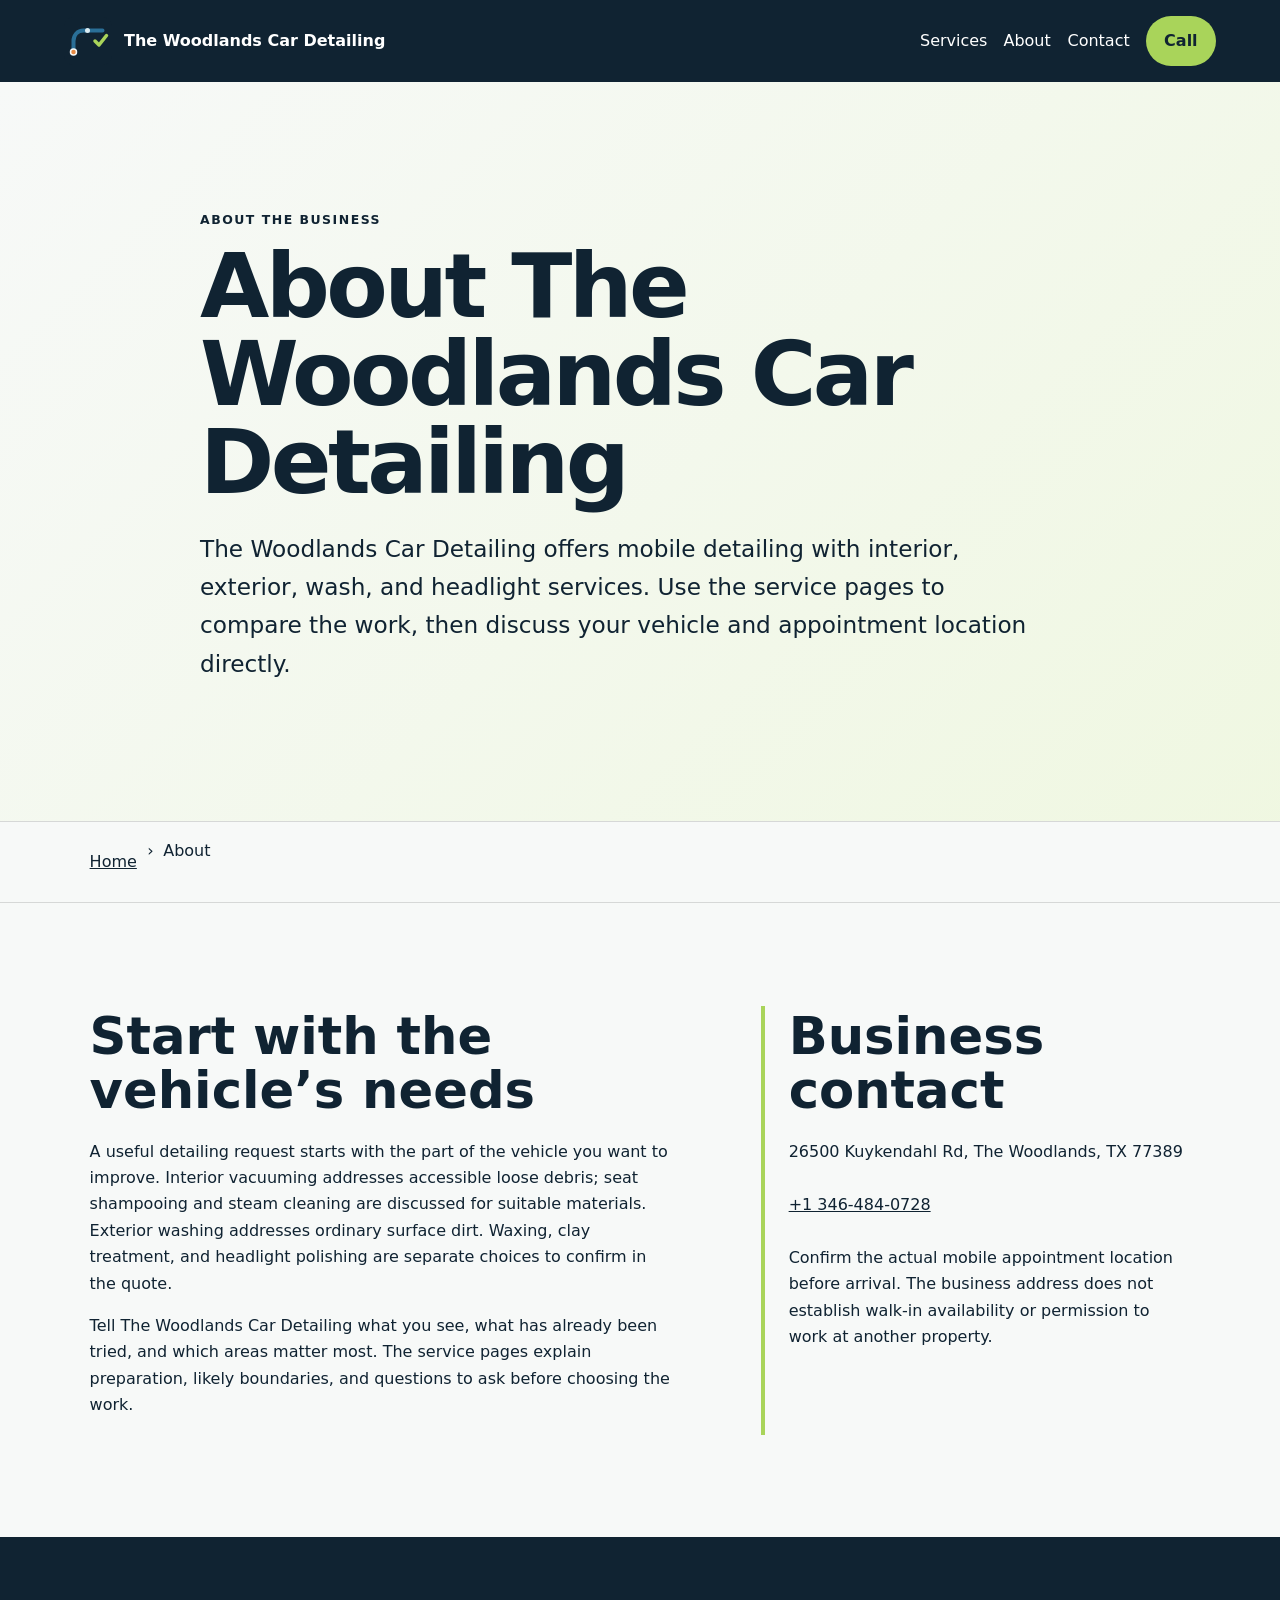
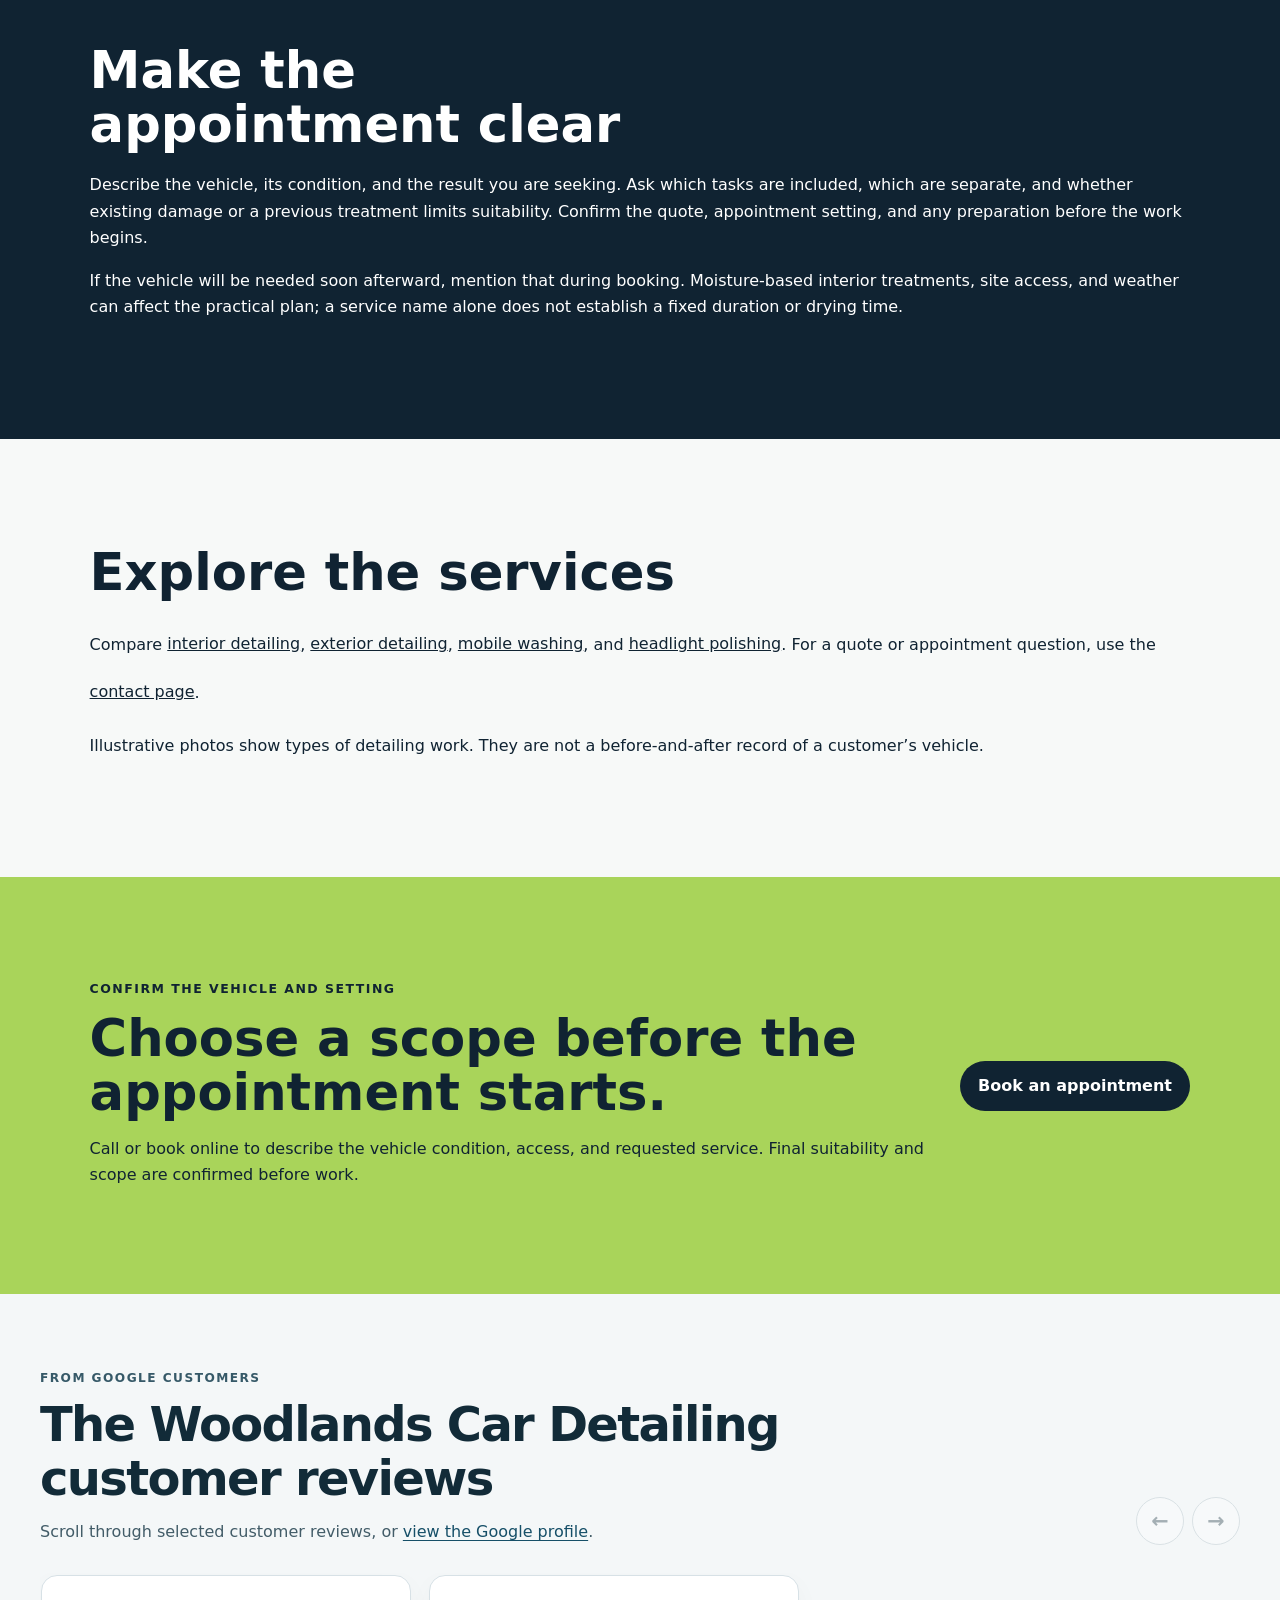
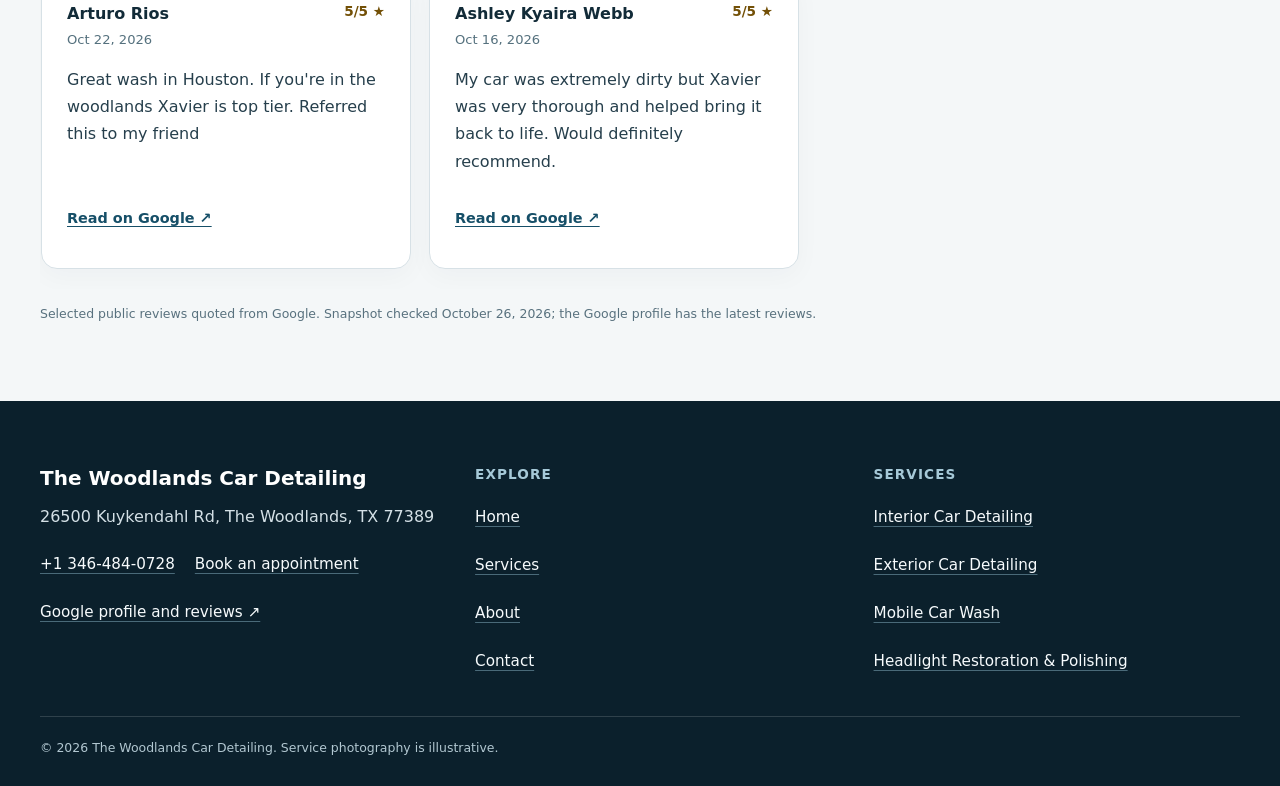
<file: about/index.html>
<!doctype html>
<html lang="en"><head>
  <meta charset="utf-8"><meta name="viewport" content="width=device-width,initial-scale=1">
  <title>About The Woodlands Car Detailing | The Woodlands, TX</title>
  <meta name="description" content="Verified identity, documented service scope, and appointment approach for The Woodlands Car Detailing in The Woodlands, TX.">
  <meta name="robots" content="index, follow, max-image-preview:large, max-snippet:-1">
  <link rel="canonical" href="https://thewoodlandscardetailing.shop/about/">
  <meta property="og:type" content="website"><meta property="og:title" content="About The Woodlands Car Detailing | The Woodlands, TX">
  <meta property="og:description" content="Verified identity, documented service scope, and appointment approach for The Woodlands Car Detailing in The Woodlands, TX."><meta property="og:url" content="https://thewoodlandscardetailing.shop/about/">
  <meta property="og:image" content="https://thewoodlandscardetailing.shop/assets/service-foam.jpg"><meta name="twitter:card" content="summary_large_image">
  <link rel="icon" href="/assets/favicon.svg"><link rel="stylesheet" href="/seo-pages.css"><script type="application/ld+json">{
  "@context": "https://schema.org",
  "@graph": [
    {
      "@type": "BreadcrumbList",
      "@id": "https://thewoodlandscardetailing.shop/about/#breadcrumb",
      "itemListElement": [
        {
          "@type": "ListItem",
          "position": 1,
          "name": "Home",
          "item": "https://thewoodlandscardetailing.shop/"
        },
        {
          "@type": "ListItem",
          "position": 2,
          "name": "About The Woodlands Car Detailing | The Woodlands, TX",
          "item": "https://thewoodlandscardetailing.shop/about/"
        }
      ]
    },
    {
      "@type": "WebPage",
      "@id": "https://thewoodlandscardetailing.shop/about/#webpage",
      "url": "https://thewoodlandscardetailing.shop/about/",
      "name": "About The Woodlands Car Detailing | The Woodlands, TX",
      "description": "Verified identity, documented service scope, and appointment approach for The Woodlands Car Detailing in The Woodlands, TX.",
      "breadcrumb": {
        "@id": "https://thewoodlandscardetailing.shop/about/#breadcrumb"
      },
      "isPartOf": {
        "@id": "https://thewoodlandscardetailing.shop/#website"
      },
      "about": {
        "@id": "https://thewoodlandscardetailing.shop/#business"
      }
    },
    {
      "@type": "ImageObject",
      "@id": "https://thewoodlandscardetailing.shop/about/#primaryimage",
      "contentUrl": "https://thewoodlandscardetailing.shop/assets/service-foam.jpg",
      "caption": "Illustrative vehicle detailing image for The Woodlands Car Detailing",
      "representativeOfPage": true
    }
  ]
}</script>
<link rel="stylesheet" href="/portfolio-components.css">
</head><body style="--pilot-accent:#a9d45a;--pilot-dark:#102332;--pilot-paper:#f7f9f8">
<a class="skip-link" href="#content">Skip to content</a>
<header class="pilot-header"><a class="pilot-brand" href="/"><img src="/assets/logo.svg" width="48" height="48" alt=""><span>The Woodlands Car Detailing</span></a>
<nav aria-label="Primary navigation"><a href="/services/">Services</a><a href="/about/">About</a><a href="/contact/">Contact</a><a class="pilot-call" href="tel:+13464840728">Call</a></nav></header>
<main id="content"><section class="pilot-hero text-only"><div><p class="eyebrow">About the business</p><h1>About The Woodlands Car Detailing</h1><p class="pilot-answer">The Woodlands Car Detailing offers mobile detailing with interior, exterior, wash, and headlight services. Use the service pages to compare the work, then discuss your vehicle and appointment location directly.</p></div></section><nav class="breadcrumbs" aria-label="Breadcrumb"><a href="/">Home</a><span>›</span><span>About</span></nav>
<section class="pilot-section pilot-grid"><div><h2>Start with the vehicle’s needs</h2><p>A useful detailing request starts with the part of the vehicle you want to improve. Interior vacuuming addresses accessible loose debris; seat shampooing and steam cleaning are discussed for suitable materials. Exterior washing addresses ordinary surface dirt. Waxing, clay treatment, and headlight polishing are separate choices to confirm in the quote.</p><p>Tell The Woodlands Car Detailing what you see, what has already been tried, and which areas matter most. The service pages explain preparation, likely boundaries, and questions to ask before choosing the work.</p></div><aside><h2>Business contact</h2><p>26500 Kuykendahl Rd, The Woodlands, TX 77389</p><p><a href="tel:+13464840728">+1 346-484-0728</a></p><p>Confirm the actual mobile appointment location before arrival. The business address does not establish walk-in availability or permission to work at another property.</p></aside></section>
<section class="pilot-section tone"><h2>Make the appointment clear</h2><p>Describe the vehicle, its condition, and the result you are seeking. Ask which tasks are included, which are separate, and whether existing damage or a previous treatment limits suitability. Confirm the quote, appointment setting, and any preparation before the work begins.</p><p>If the vehicle will be needed soon afterward, mention that during booking. Moisture-based interior treatments, site access, and weather can affect the practical plan; a service name alone does not establish a fixed duration or drying time.</p></section>
<section class="pilot-section"><h2>Explore the services</h2><p>Compare <a href="/services/interior-car-detailing/">interior detailing</a>, <a href="/services/exterior-car-detailing/">exterior detailing</a>, <a href="/services/mobile-car-wash/">mobile washing</a>, and <a href="/services/headlight-restoration/">headlight polishing</a>. For a quote or appointment question, use the <a href="/contact/">contact page</a>.</p><p>Illustrative photos show types of detailing work. They are not a before-and-after record of a customer’s vehicle.</p></section>
<section class="pilot-cta"><div><p class="eyebrow">Confirm the vehicle and setting</p><h2>Choose a scope before the appointment starts.</h2><p>Call or book online to describe the vehicle condition, access, and requested service. Final suitability and scope are confirmed before work.</p></div><a class="pilot-button" href="https://cal.com/sumitdatta/auto-detail-service">Book an appointment</a></section>
<!-- PORTFOLIO-REVIEWS:START --><section class="portfolio-reviews" aria-labelledby="portfolio-reviews-title"><div class="portfolio-reviews__heading"><div><p class="portfolio-reviews__kicker">From Google customers</p><h2 id="portfolio-reviews-title">The Woodlands Car Detailing customer reviews</h2><p class="portfolio-reviews__intro">Scroll through selected customer reviews, or <a href="https://www.google.com/maps?cid=17974820906461714589" target="_blank" rel="noopener noreferrer">view the Google profile</a>.</p></div><div class="portfolio-reviews__controls"><button type="button" data-reviews-prev aria-label="Previous reviews">←</button><button type="button" data-reviews-next aria-label="Next reviews">→</button></div></div><div class="portfolio-reviews__track" role="region" aria-label="Scrollable customer reviews" tabindex="0"><article class="portfolio-review"><div class="portfolio-review__meta"><div><span class="portfolio-review__author">Arturo Rios</span><time datetime="2026-10-22">Oct 22, 2026</time></div><span class="portfolio-review__rating" aria-label="5 out of 5 stars">5/5 ★</span></div><blockquote><p>Great wash in Houston. If you&#x27;re in the woodlands Xavier is top tier. Referred this to my friend</p></blockquote><a class="portfolio-review__source" href="https://www.google.com/maps/reviews/data=!4m8!14m7!1m6!2m5!1sCi9DQUlRQUNvZENodHljRjlvT21VMmFGVXpRa0owYkcxQkxVSjRZbXBJVjNOWlNYYxAB!2m1!1s0x0:0xf973646136ea589d!3m1!1s2@1:CAIQACodChtycF9oOmU2aFUzQkJ0bG1BLUJ4YmpIV3NZSXc%7C%7C?hl=en-US" target="_blank" rel="noopener noreferrer">Read on Google ↗</a></article><article class="portfolio-review"><div class="portfolio-review__meta"><div><span class="portfolio-review__author">Ashley Kyaira Webb</span><time datetime="2026-10-16">Oct 16, 2026</time></div><span class="portfolio-review__rating" aria-label="5 out of 5 stars">5/5 ★</span></div><blockquote><p>My car was extremely dirty but Xavier was very thorough and helped bring it back to life. Would definitely recommend.</p></blockquote><a class="portfolio-review__source" href="https://www.google.com/maps/reviews/data=!4m8!14m7!1m6!2m5!1sCi9DQUlRQUNvZENodHljRjlvT25oUlkwWm9ZM0ZQWDJ0YWJHOTNUMjF5YVVaMVRGRRAB!2m1!1s0x0:0xf973646136ea589d!3m1!1s2@1:CAIQACodChtycF9oOnhRY0ZoY3FPX2tabG93T21yaUZ1TFE%7C%7C?hl=en-US" target="_blank" rel="noopener noreferrer">Read on Google ↗</a></article></div><p class="portfolio-reviews__note">Selected public reviews quoted from Google. Snapshot checked <time datetime="2026-10-26">October 26, 2026</time>; the Google profile has the latest reviews.</p></section><!-- PORTFOLIO-REVIEWS:END -->
</main><footer class="portfolio-footer"><div class="portfolio-footer__grid"><div><strong class="portfolio-footer__name">The Woodlands Car Detailing</strong><address>26500 Kuykendahl Rd, The Woodlands, TX 77389</address><div class="portfolio-footer__contact"><a href="tel:+13464840728">+1 346-484-0728</a><a href="https://cal.com/sumitdatta/auto-detail-service">Book an appointment</a></div><a href="https://www.google.com/maps?cid=17974820906461714589" target="_blank" rel="noopener noreferrer">Google profile and reviews ↗</a></div><div><h2>Explore</h2><nav aria-label="Footer navigation"><a href="/">Home</a><a href="/services/">Services</a><a href="/about/">About</a><a href="/contact/">Contact</a></nav></div><div><h2>Services</h2><nav aria-label="Service pages"><a href="/services/interior-car-detailing/">Interior Car Detailing</a><a href="/services/exterior-car-detailing/">Exterior Car Detailing</a><a href="/services/mobile-car-wash/">Mobile Car Wash</a><a href="/services/headlight-restoration/">Headlight Restoration &amp; Polishing</a></nav></div></div><p class="portfolio-footer__bottom">© <span id="year">2026</span> The Woodlands Car Detailing. Service photography is illustrative.</p></footer>
<script src="/portfolio-components.js" defer></script>
</body></html>
</file>
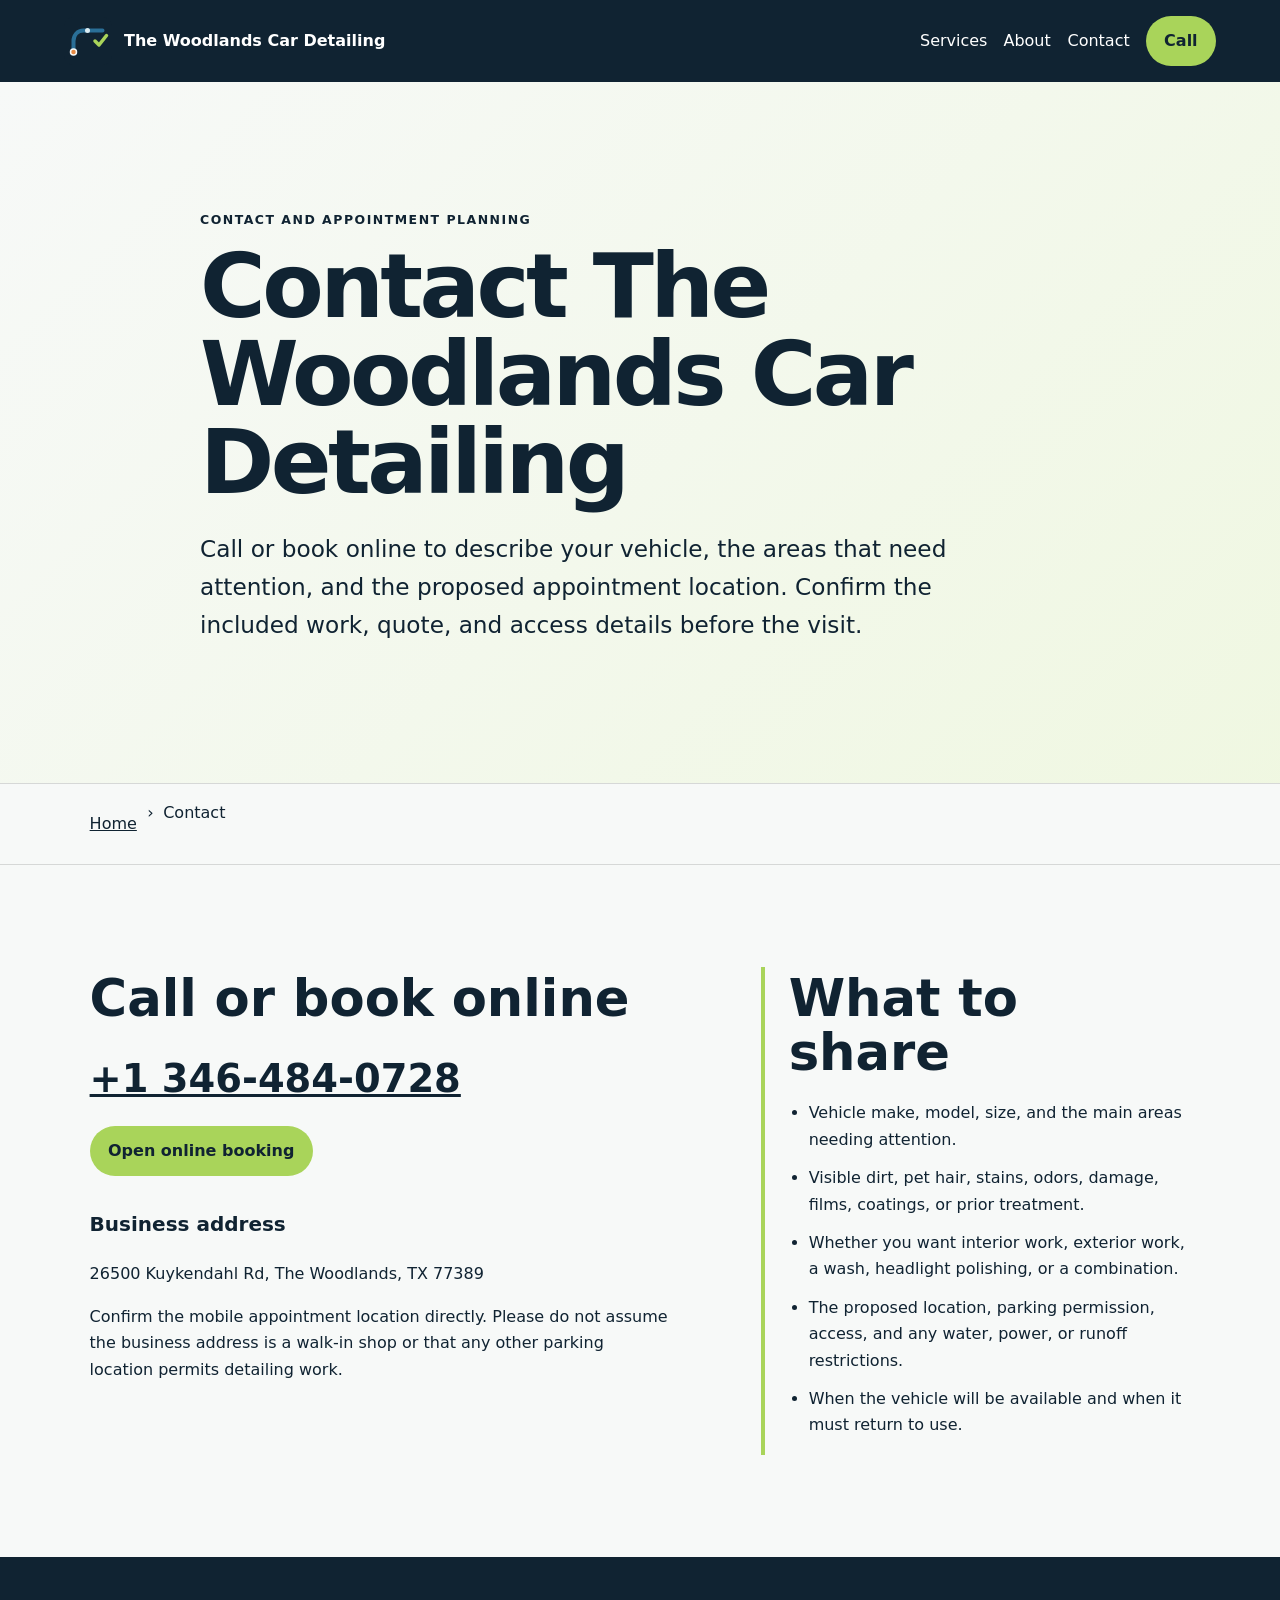
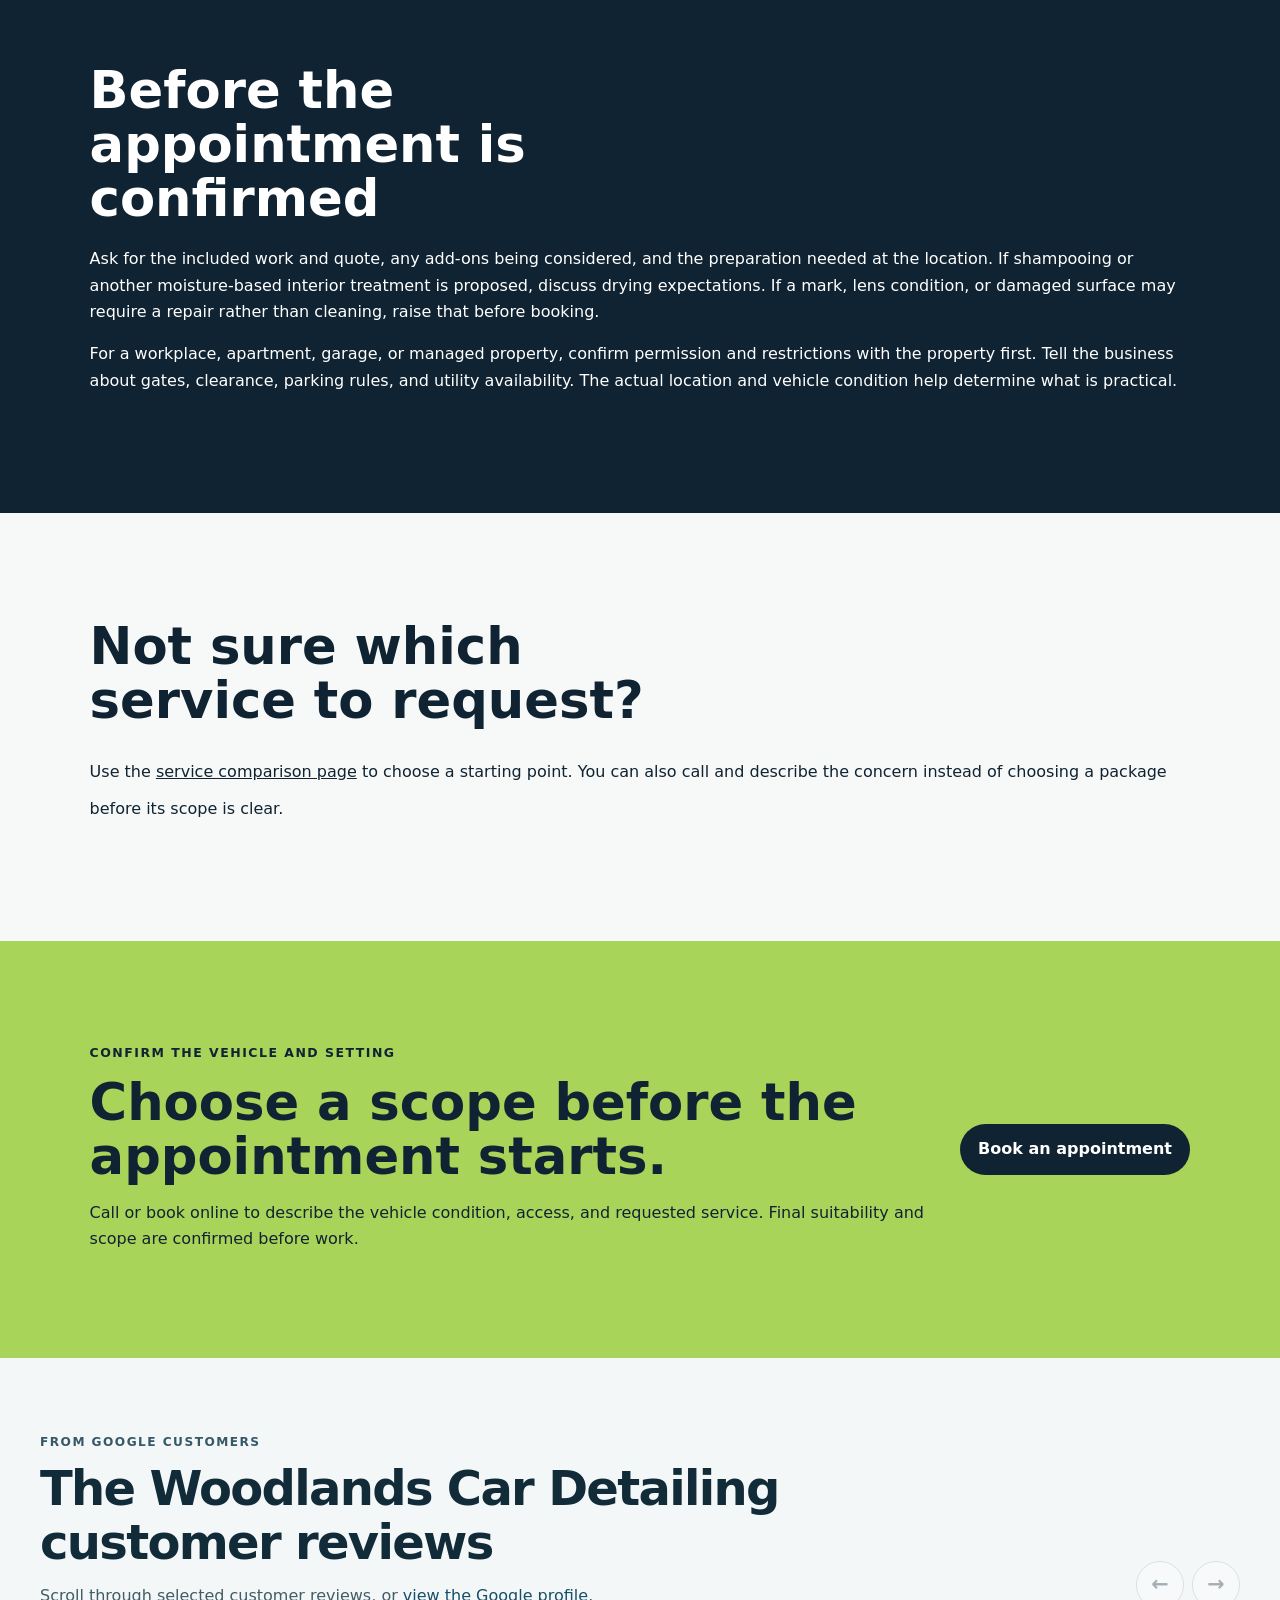
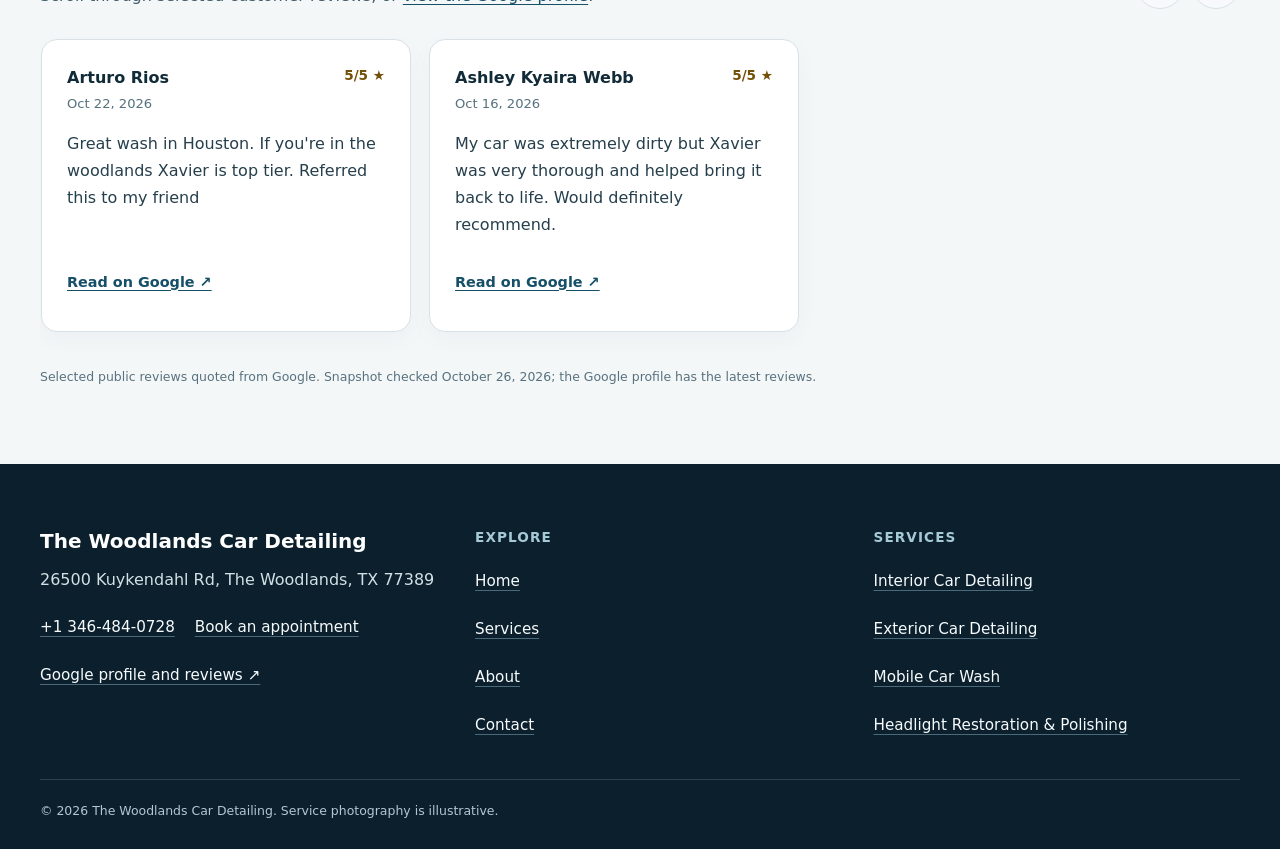
<file: contact/index.html>
<!doctype html>
<html lang="en"><head>
  <meta charset="utf-8"><meta name="viewport" content="width=device-width,initial-scale=1">
  <title>Contact The Woodlands Car Detailing | The Woodlands, TX</title>
  <meta name="description" content="Call or book The Woodlands Car Detailing and confirm vehicle condition, access, and mobile detailing scope in The Woodlands, TX.">
  <meta name="robots" content="index, follow, max-image-preview:large, max-snippet:-1">
  <link rel="canonical" href="https://thewoodlandscardetailing.shop/contact/">
  <meta property="og:type" content="website"><meta property="og:title" content="Contact The Woodlands Car Detailing | The Woodlands, TX">
  <meta property="og:description" content="Call or book The Woodlands Car Detailing and confirm vehicle condition, access, and mobile detailing scope in The Woodlands, TX."><meta property="og:url" content="https://thewoodlandscardetailing.shop/contact/">
  <meta property="og:image" content="https://thewoodlandscardetailing.shop/assets/service-foam.jpg"><meta name="twitter:card" content="summary_large_image">
  <link rel="icon" href="/assets/favicon.svg"><link rel="stylesheet" href="/seo-pages.css"><script type="application/ld+json">{
  "@context": "https://schema.org",
  "@graph": [
    {
      "@type": "BreadcrumbList",
      "@id": "https://thewoodlandscardetailing.shop/contact/#breadcrumb",
      "itemListElement": [
        {
          "@type": "ListItem",
          "position": 1,
          "name": "Home",
          "item": "https://thewoodlandscardetailing.shop/"
        },
        {
          "@type": "ListItem",
          "position": 2,
          "name": "Contact The Woodlands Car Detailing | The Woodlands, TX",
          "item": "https://thewoodlandscardetailing.shop/contact/"
        }
      ]
    },
    {
      "@type": "WebPage",
      "@id": "https://thewoodlandscardetailing.shop/contact/#webpage",
      "url": "https://thewoodlandscardetailing.shop/contact/",
      "name": "Contact The Woodlands Car Detailing | The Woodlands, TX",
      "description": "Call or book The Woodlands Car Detailing and confirm vehicle condition, access, and mobile detailing scope in The Woodlands, TX.",
      "breadcrumb": {
        "@id": "https://thewoodlandscardetailing.shop/contact/#breadcrumb"
      },
      "isPartOf": {
        "@id": "https://thewoodlandscardetailing.shop/#website"
      },
      "about": {
        "@id": "https://thewoodlandscardetailing.shop/#business"
      }
    },
    {
      "@type": "ImageObject",
      "@id": "https://thewoodlandscardetailing.shop/contact/#primaryimage",
      "contentUrl": "https://thewoodlandscardetailing.shop/assets/service-foam.jpg",
      "caption": "Illustrative vehicle detailing image for The Woodlands Car Detailing",
      "representativeOfPage": true
    }
  ]
}</script>
<link rel="stylesheet" href="/portfolio-components.css">
</head><body style="--pilot-accent:#a9d45a;--pilot-dark:#102332;--pilot-paper:#f7f9f8">
<a class="skip-link" href="#content">Skip to content</a>
<header class="pilot-header"><a class="pilot-brand" href="/"><img src="/assets/logo.svg" width="48" height="48" alt=""><span>The Woodlands Car Detailing</span></a>
<nav aria-label="Primary navigation"><a href="/services/">Services</a><a href="/about/">About</a><a href="/contact/">Contact</a><a class="pilot-call" href="tel:+13464840728">Call</a></nav></header>
<main id="content"><section class="pilot-hero text-only"><div><p class="eyebrow">Contact and appointment planning</p><h1>Contact The Woodlands Car Detailing</h1><p class="pilot-answer">Call or book online to describe your vehicle, the areas that need attention, and the proposed appointment location. Confirm the included work, quote, and access details before the visit.</p></div></section><nav class="breadcrumbs" aria-label="Breadcrumb"><a href="/">Home</a><span>›</span><span>Contact</span></nav>
<section class="pilot-section pilot-grid"><div><h2>Call or book online</h2><p><a class="large-link" href="tel:+13464840728">+1 346-484-0728</a></p><p><a class="pilot-button" href="https://cal.com/sumitdatta/auto-detail-service">Open online booking</a></p><h3>Business address</h3><p>26500 Kuykendahl Rd, The Woodlands, TX 77389</p><p>Confirm the mobile appointment location directly. Please do not assume the business address is a walk-in shop or that any other parking location permits detailing work.</p></div><aside><h2>What to share</h2><ul class="checklist"><li>Vehicle make, model, size, and the main areas needing attention.</li><li>Visible dirt, pet hair, stains, odors, damage, films, coatings, or prior treatment.</li><li>Whether you want interior work, exterior work, a wash, headlight polishing, or a combination.</li><li>The proposed location, parking permission, access, and any water, power, or runoff restrictions.</li><li>When the vehicle will be available and when it must return to use.</li></ul></aside></section>
<section class="pilot-section tone"><h2>Before the appointment is confirmed</h2><p>Ask for the included work and quote, any add-ons being considered, and the preparation needed at the location. If shampooing or another moisture-based interior treatment is proposed, discuss drying expectations. If a mark, lens condition, or damaged surface may require a repair rather than cleaning, raise that before booking.</p><p>For a workplace, apartment, garage, or managed property, confirm permission and restrictions with the property first. Tell the business about gates, clearance, parking rules, and utility availability. The actual location and vehicle condition help determine what is practical.</p></section>
<section class="pilot-section"><h2>Not sure which service to request?</h2><p>Use the <a href="/services/">service comparison page</a> to choose a starting point. You can also call and describe the concern instead of choosing a package before its scope is clear.</p></section>
<section class="pilot-cta"><div><p class="eyebrow">Confirm the vehicle and setting</p><h2>Choose a scope before the appointment starts.</h2><p>Call or book online to describe the vehicle condition, access, and requested service. Final suitability and scope are confirmed before work.</p></div><a class="pilot-button" href="https://cal.com/sumitdatta/auto-detail-service">Book an appointment</a></section>
<!-- PORTFOLIO-REVIEWS:START --><section class="portfolio-reviews" aria-labelledby="portfolio-reviews-title"><div class="portfolio-reviews__heading"><div><p class="portfolio-reviews__kicker">From Google customers</p><h2 id="portfolio-reviews-title">The Woodlands Car Detailing customer reviews</h2><p class="portfolio-reviews__intro">Scroll through selected customer reviews, or <a href="https://www.google.com/maps?cid=17974820906461714589" target="_blank" rel="noopener noreferrer">view the Google profile</a>.</p></div><div class="portfolio-reviews__controls"><button type="button" data-reviews-prev aria-label="Previous reviews">←</button><button type="button" data-reviews-next aria-label="Next reviews">→</button></div></div><div class="portfolio-reviews__track" role="region" aria-label="Scrollable customer reviews" tabindex="0"><article class="portfolio-review"><div class="portfolio-review__meta"><div><span class="portfolio-review__author">Arturo Rios</span><time datetime="2026-10-22">Oct 22, 2026</time></div><span class="portfolio-review__rating" aria-label="5 out of 5 stars">5/5 ★</span></div><blockquote><p>Great wash in Houston. If you&#x27;re in the woodlands Xavier is top tier. Referred this to my friend</p></blockquote><a class="portfolio-review__source" href="https://www.google.com/maps/reviews/data=!4m8!14m7!1m6!2m5!1sCi9DQUlRQUNvZENodHljRjlvT21VMmFGVXpRa0owYkcxQkxVSjRZbXBJVjNOWlNYYxAB!2m1!1s0x0:0xf973646136ea589d!3m1!1s2@1:CAIQACodChtycF9oOmU2aFUzQkJ0bG1BLUJ4YmpIV3NZSXc%7C%7C?hl=en-US" target="_blank" rel="noopener noreferrer">Read on Google ↗</a></article><article class="portfolio-review"><div class="portfolio-review__meta"><div><span class="portfolio-review__author">Ashley Kyaira Webb</span><time datetime="2026-10-16">Oct 16, 2026</time></div><span class="portfolio-review__rating" aria-label="5 out of 5 stars">5/5 ★</span></div><blockquote><p>My car was extremely dirty but Xavier was very thorough and helped bring it back to life. Would definitely recommend.</p></blockquote><a class="portfolio-review__source" href="https://www.google.com/maps/reviews/data=!4m8!14m7!1m6!2m5!1sCi9DQUlRQUNvZENodHljRjlvT25oUlkwWm9ZM0ZQWDJ0YWJHOTNUMjF5YVVaMVRGRRAB!2m1!1s0x0:0xf973646136ea589d!3m1!1s2@1:CAIQACodChtycF9oOnhRY0ZoY3FPX2tabG93T21yaUZ1TFE%7C%7C?hl=en-US" target="_blank" rel="noopener noreferrer">Read on Google ↗</a></article></div><p class="portfolio-reviews__note">Selected public reviews quoted from Google. Snapshot checked <time datetime="2026-10-26">October 26, 2026</time>; the Google profile has the latest reviews.</p></section><!-- PORTFOLIO-REVIEWS:END -->
</main><footer class="portfolio-footer"><div class="portfolio-footer__grid"><div><strong class="portfolio-footer__name">The Woodlands Car Detailing</strong><address>26500 Kuykendahl Rd, The Woodlands, TX 77389</address><div class="portfolio-footer__contact"><a href="tel:+13464840728">+1 346-484-0728</a><a href="https://cal.com/sumitdatta/auto-detail-service">Book an appointment</a></div><a href="https://www.google.com/maps?cid=17974820906461714589" target="_blank" rel="noopener noreferrer">Google profile and reviews ↗</a></div><div><h2>Explore</h2><nav aria-label="Footer navigation"><a href="/">Home</a><a href="/services/">Services</a><a href="/about/">About</a><a href="/contact/">Contact</a></nav></div><div><h2>Services</h2><nav aria-label="Service pages"><a href="/services/interior-car-detailing/">Interior Car Detailing</a><a href="/services/exterior-car-detailing/">Exterior Car Detailing</a><a href="/services/mobile-car-wash/">Mobile Car Wash</a><a href="/services/headlight-restoration/">Headlight Restoration &amp; Polishing</a></nav></div></div><p class="portfolio-footer__bottom">© <span id="year">2026</span> The Woodlands Car Detailing. Service photography is illustrative.</p></footer>
<script src="/portfolio-components.js" defer></script>
</body></html>
</file>
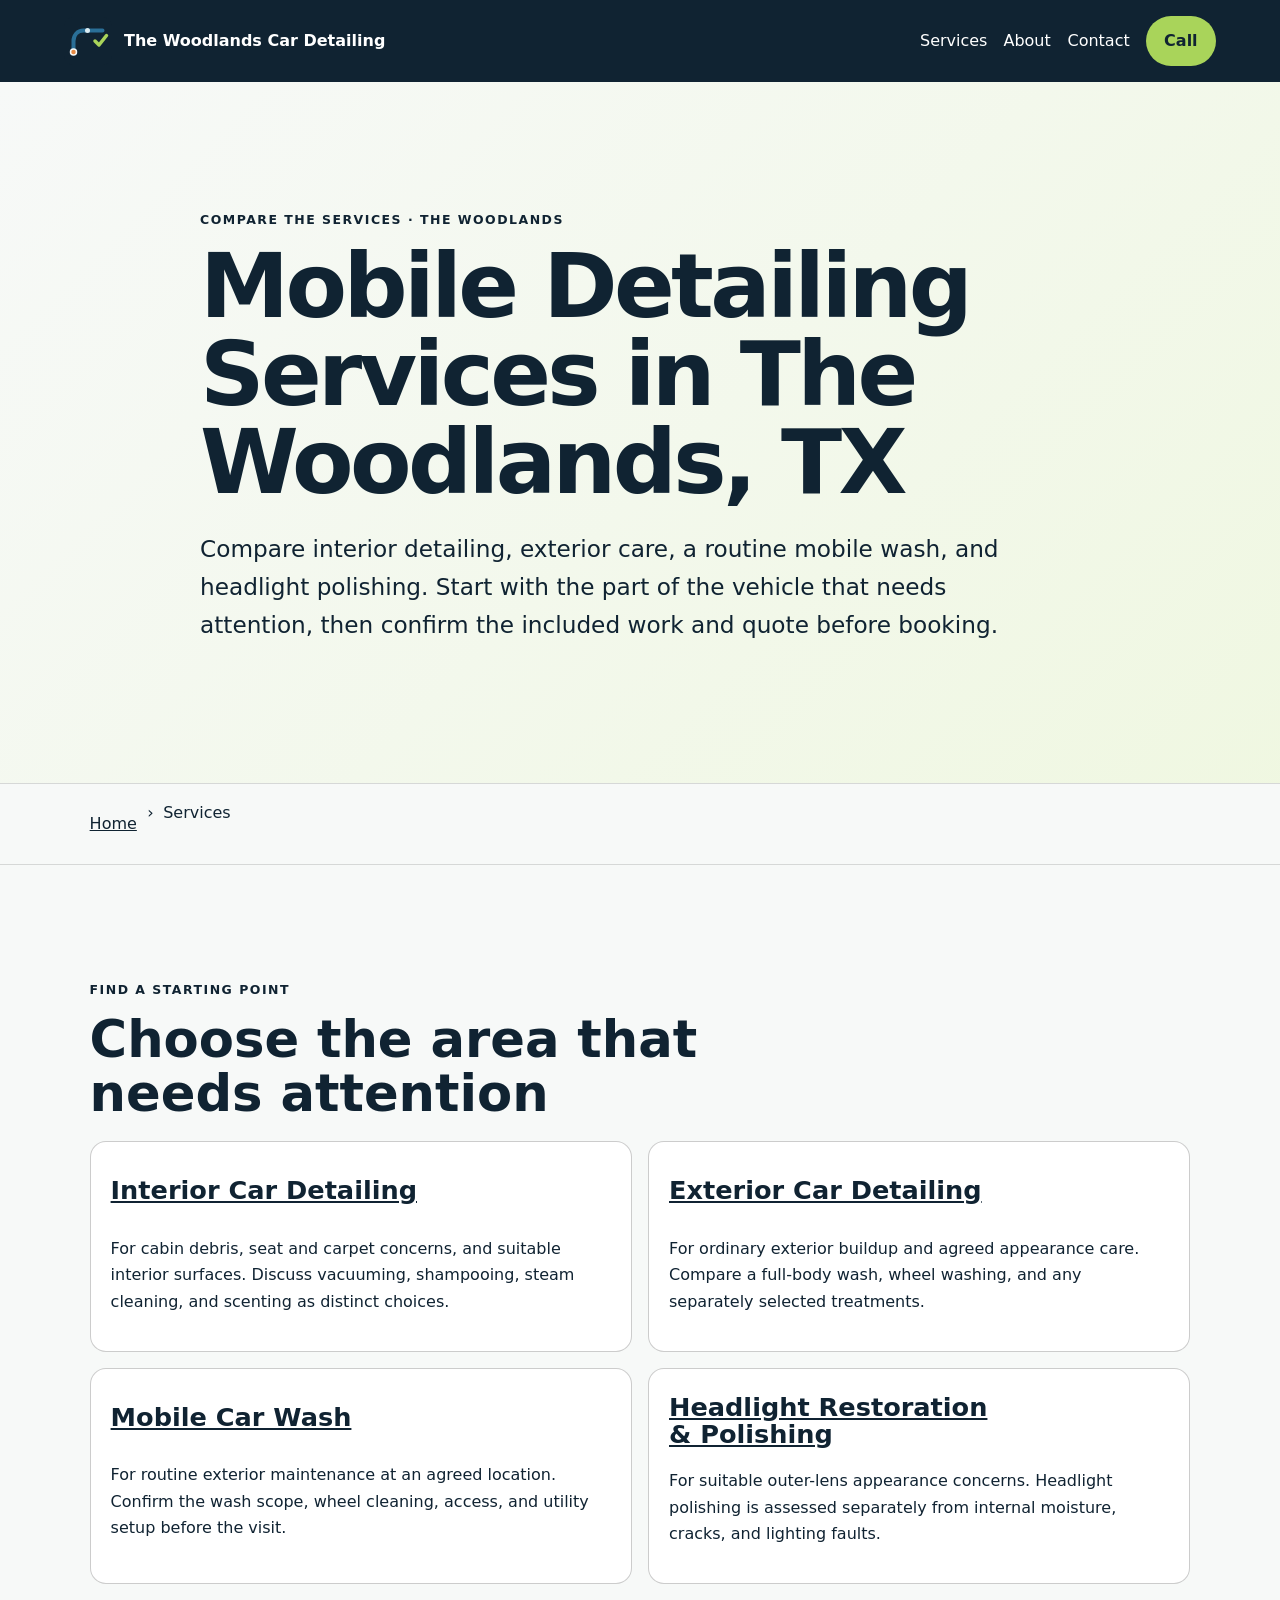
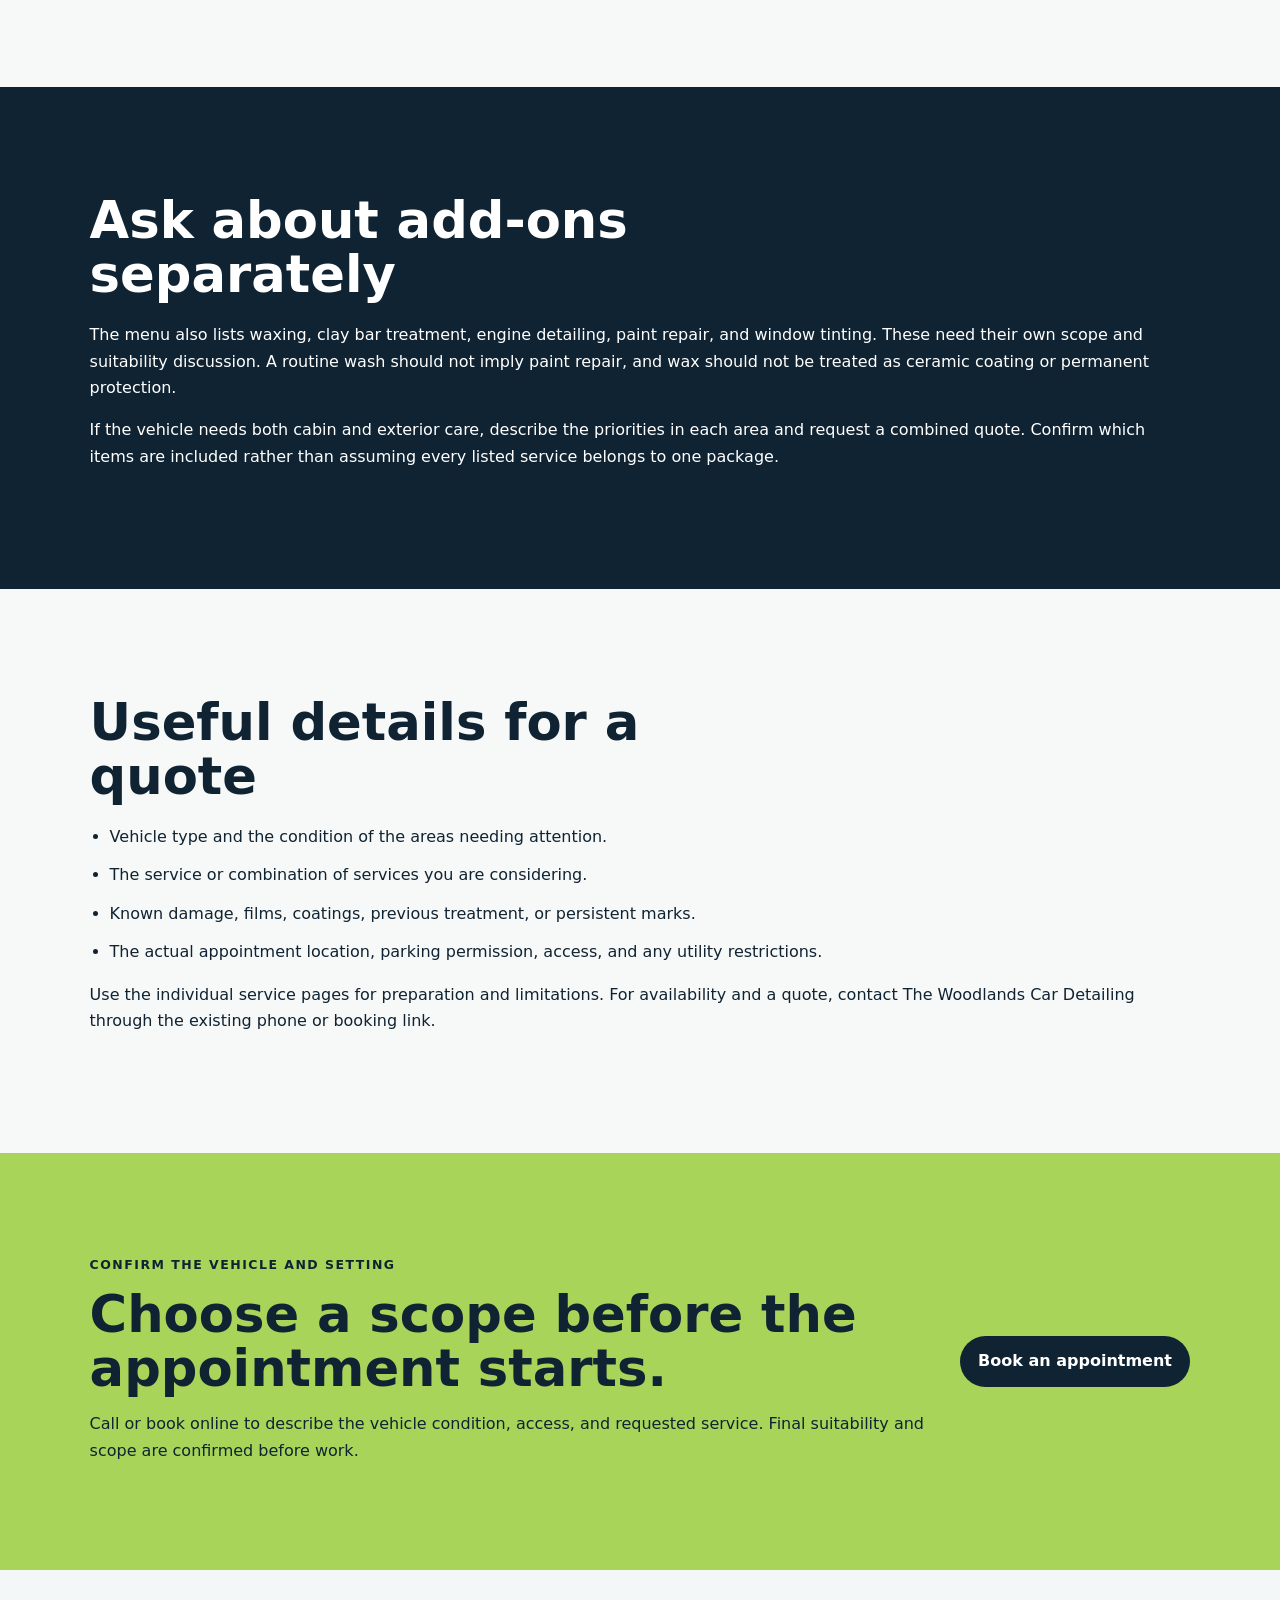
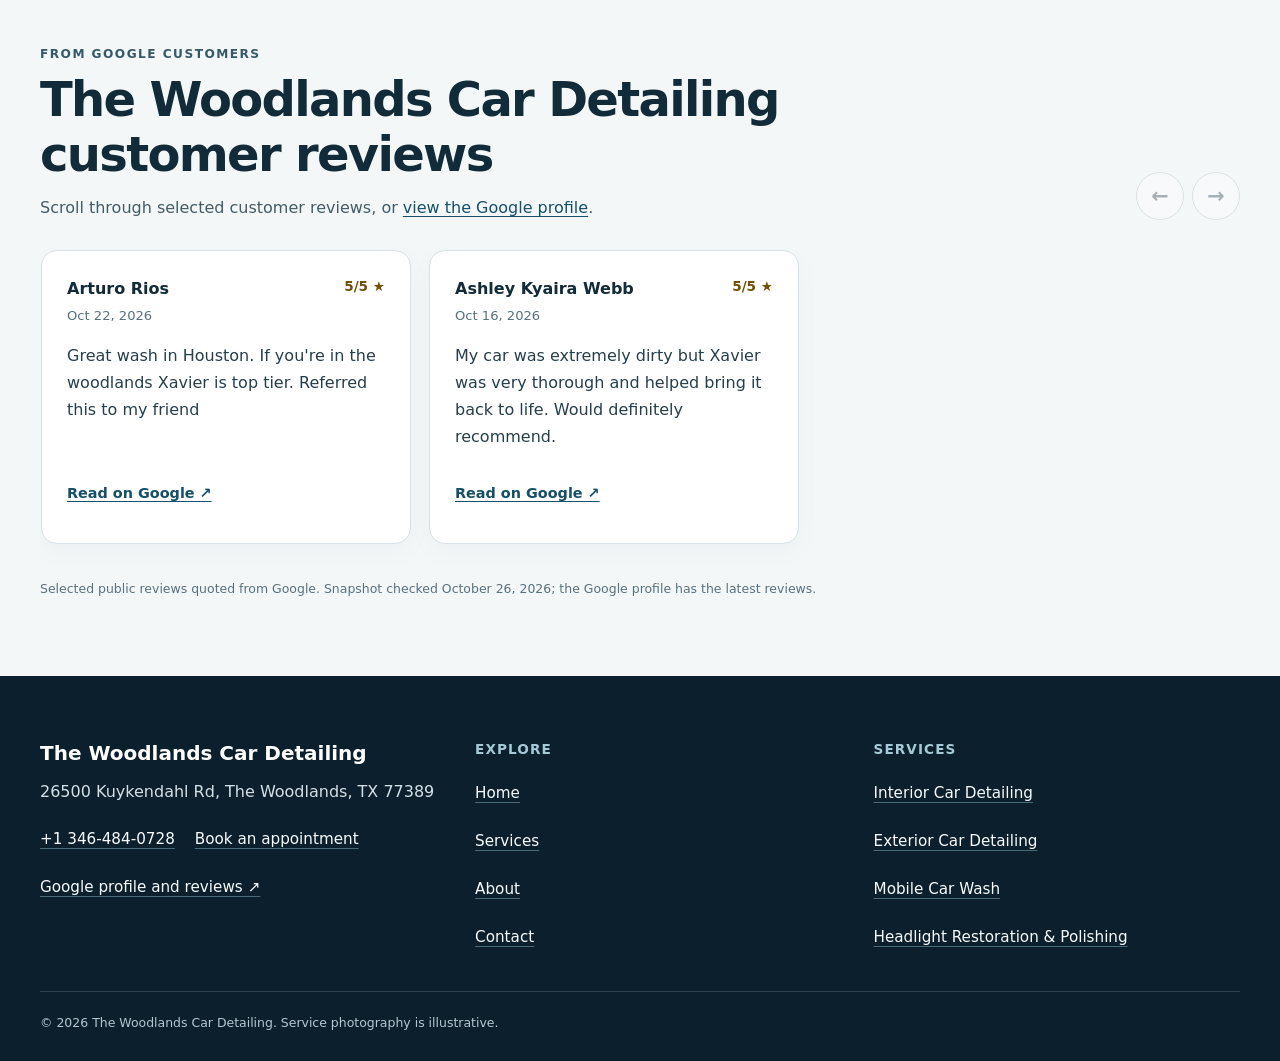
<file: services/index.html>
<!doctype html>
<html lang="en"><head>
  <meta charset="utf-8"><meta name="viewport" content="width=device-width,initial-scale=1">
  <title>Mobile Detailing Services in The Woodlands, TX | The Woodlands Car Detailing</title>
  <meta name="description" content="Compare documented mobile detailing services from The Woodlands Car Detailing in The Woodlands, TX and confirm vehicle condition before booking.">
  <meta name="robots" content="index, follow, max-image-preview:large, max-snippet:-1">
  <link rel="canonical" href="https://thewoodlandscardetailing.shop/services/">
  <meta property="og:type" content="website"><meta property="og:title" content="Mobile Detailing Services in The Woodlands, TX | The Woodlands Car Detailing">
  <meta property="og:description" content="Compare documented mobile detailing services from The Woodlands Car Detailing in The Woodlands, TX and confirm vehicle condition before booking."><meta property="og:url" content="https://thewoodlandscardetailing.shop/services/">
  <meta property="og:image" content="https://thewoodlandscardetailing.shop/assets/service-foam.jpg"><meta name="twitter:card" content="summary_large_image">
  <link rel="icon" href="/assets/favicon.svg"><link rel="stylesheet" href="/seo-pages.css"><script type="application/ld+json">{
  "@context": "https://schema.org",
  "@graph": [
    {
      "@type": "BreadcrumbList",
      "@id": "https://thewoodlandscardetailing.shop/services/#breadcrumb",
      "itemListElement": [
        {
          "@type": "ListItem",
          "position": 1,
          "name": "Home",
          "item": "https://thewoodlandscardetailing.shop/"
        },
        {
          "@type": "ListItem",
          "position": 2,
          "name": "Services",
          "item": "https://thewoodlandscardetailing.shop/services/"
        }
      ]
    },
    {
      "@type": "WebPage",
      "@id": "https://thewoodlandscardetailing.shop/services/#webpage",
      "url": "https://thewoodlandscardetailing.shop/services/",
      "name": "Mobile Detailing Services in The Woodlands, TX | The Woodlands Car Detailing",
      "description": "Compare documented mobile detailing services from The Woodlands Car Detailing in The Woodlands, TX and confirm vehicle condition before booking.",
      "breadcrumb": {
        "@id": "https://thewoodlandscardetailing.shop/services/#breadcrumb"
      },
      "isPartOf": {
        "@id": "https://thewoodlandscardetailing.shop/#website"
      },
      "about": {
        "@id": "https://thewoodlandscardetailing.shop/#business"
      }
    },
    {
      "@type": "ImageObject",
      "@id": "https://thewoodlandscardetailing.shop/services/#primaryimage",
      "contentUrl": "https://thewoodlandscardetailing.shop/assets/service-foam.jpg",
      "caption": "Illustrative vehicle detailing image for The Woodlands Car Detailing",
      "representativeOfPage": true
    }
  ]
}</script>
<link rel="stylesheet" href="/portfolio-components.css">
</head><body style="--pilot-accent:#a9d45a;--pilot-dark:#102332;--pilot-paper:#f7f9f8">
<a class="skip-link" href="#content">Skip to content</a>
<header class="pilot-header"><a class="pilot-brand" href="/"><img src="/assets/logo.svg" width="48" height="48" alt=""><span>The Woodlands Car Detailing</span></a>
<nav aria-label="Primary navigation"><a href="/services/">Services</a><a href="/about/">About</a><a href="/contact/">Contact</a><a class="pilot-call" href="tel:+13464840728">Call</a></nav></header>
<main id="content"><section class="pilot-hero text-only"><div><p class="eyebrow">Compare the services · The Woodlands</p><h1>Mobile Detailing Services in The Woodlands, TX</h1><p class="pilot-answer">Compare interior detailing, exterior care, a routine mobile wash, and headlight polishing. Start with the part of the vehicle that needs attention, then confirm the included work and quote before booking.</p></div></section>
<nav class="breadcrumbs" aria-label="Breadcrumb"><a href="/">Home</a><span>›</span><span>Services</span></nav>
<section class="pilot-section"><p class="eyebrow">Find a starting point</p><h2>Choose the area that needs attention</h2><div class="service-cards"><article><h2><a href="/services/interior-car-detailing/">Interior Car Detailing</a></h2><p>For cabin debris, seat and carpet concerns, and suitable interior surfaces. Discuss vacuuming, shampooing, steam cleaning, and scenting as distinct choices.</p></article><article><h2><a href="/services/exterior-car-detailing/">Exterior Car Detailing</a></h2><p>For ordinary exterior buildup and agreed appearance care. Compare a full-body wash, wheel washing, and any separately selected treatments.</p></article><article><h2><a href="/services/mobile-car-wash/">Mobile Car Wash</a></h2><p>For routine exterior maintenance at an agreed location. Confirm the wash scope, wheel cleaning, access, and utility setup before the visit.</p></article><article><h2><a href="/services/headlight-restoration/">Headlight Restoration &amp; Polishing</a></h2><p>For suitable outer-lens appearance concerns. Headlight polishing is assessed separately from internal moisture, cracks, and lighting faults.</p></article></div></section>
<section class="pilot-section tone"><h2>Ask about add-ons separately</h2><p>The menu also lists waxing, clay bar treatment, engine detailing, paint repair, and window tinting. These need their own scope and suitability discussion. A routine wash should not imply paint repair, and wax should not be treated as ceramic coating or permanent protection.</p><p>If the vehicle needs both cabin and exterior care, describe the priorities in each area and request a combined quote. Confirm which items are included rather than assuming every listed service belongs to one package.</p></section>
<section class="pilot-section"><h2>Useful details for a quote</h2><ul class="checklist"><li>Vehicle type and the condition of the areas needing attention.</li><li>The service or combination of services you are considering.</li><li>Known damage, films, coatings, previous treatment, or persistent marks.</li><li>The actual appointment location, parking permission, access, and any utility restrictions.</li></ul><p>Use the individual service pages for preparation and limitations. For availability and a quote, contact The Woodlands Car Detailing through the existing phone or booking link.</p></section>
<section class="pilot-cta"><div><p class="eyebrow">Confirm the vehicle and setting</p><h2>Choose a scope before the appointment starts.</h2><p>Call or book online to describe the vehicle condition, access, and requested service. Final suitability and scope are confirmed before work.</p></div><a class="pilot-button" href="https://cal.com/sumitdatta/auto-detail-service">Book an appointment</a></section>
<!-- PORTFOLIO-REVIEWS:START --><section class="portfolio-reviews" aria-labelledby="portfolio-reviews-title"><div class="portfolio-reviews__heading"><div><p class="portfolio-reviews__kicker">From Google customers</p><h2 id="portfolio-reviews-title">The Woodlands Car Detailing customer reviews</h2><p class="portfolio-reviews__intro">Scroll through selected customer reviews, or <a href="https://www.google.com/maps?cid=17974820906461714589" target="_blank" rel="noopener noreferrer">view the Google profile</a>.</p></div><div class="portfolio-reviews__controls"><button type="button" data-reviews-prev aria-label="Previous reviews">←</button><button type="button" data-reviews-next aria-label="Next reviews">→</button></div></div><div class="portfolio-reviews__track" role="region" aria-label="Scrollable customer reviews" tabindex="0"><article class="portfolio-review"><div class="portfolio-review__meta"><div><span class="portfolio-review__author">Arturo Rios</span><time datetime="2026-10-22">Oct 22, 2026</time></div><span class="portfolio-review__rating" aria-label="5 out of 5 stars">5/5 ★</span></div><blockquote><p>Great wash in Houston. If you&#x27;re in the woodlands Xavier is top tier. Referred this to my friend</p></blockquote><a class="portfolio-review__source" href="https://www.google.com/maps/reviews/data=!4m8!14m7!1m6!2m5!1sCi9DQUlRQUNvZENodHljRjlvT21VMmFGVXpRa0owYkcxQkxVSjRZbXBJVjNOWlNYYxAB!2m1!1s0x0:0xf973646136ea589d!3m1!1s2@1:CAIQACodChtycF9oOmU2aFUzQkJ0bG1BLUJ4YmpIV3NZSXc%7C%7C?hl=en-US" target="_blank" rel="noopener noreferrer">Read on Google ↗</a></article><article class="portfolio-review"><div class="portfolio-review__meta"><div><span class="portfolio-review__author">Ashley Kyaira Webb</span><time datetime="2026-10-16">Oct 16, 2026</time></div><span class="portfolio-review__rating" aria-label="5 out of 5 stars">5/5 ★</span></div><blockquote><p>My car was extremely dirty but Xavier was very thorough and helped bring it back to life. Would definitely recommend.</p></blockquote><a class="portfolio-review__source" href="https://www.google.com/maps/reviews/data=!4m8!14m7!1m6!2m5!1sCi9DQUlRQUNvZENodHljRjlvT25oUlkwWm9ZM0ZQWDJ0YWJHOTNUMjF5YVVaMVRGRRAB!2m1!1s0x0:0xf973646136ea589d!3m1!1s2@1:CAIQACodChtycF9oOnhRY0ZoY3FPX2tabG93T21yaUZ1TFE%7C%7C?hl=en-US" target="_blank" rel="noopener noreferrer">Read on Google ↗</a></article></div><p class="portfolio-reviews__note">Selected public reviews quoted from Google. Snapshot checked <time datetime="2026-10-26">October 26, 2026</time>; the Google profile has the latest reviews.</p></section><!-- PORTFOLIO-REVIEWS:END -->
</main><footer class="portfolio-footer"><div class="portfolio-footer__grid"><div><strong class="portfolio-footer__name">The Woodlands Car Detailing</strong><address>26500 Kuykendahl Rd, The Woodlands, TX 77389</address><div class="portfolio-footer__contact"><a href="tel:+13464840728">+1 346-484-0728</a><a href="https://cal.com/sumitdatta/auto-detail-service">Book an appointment</a></div><a href="https://www.google.com/maps?cid=17974820906461714589" target="_blank" rel="noopener noreferrer">Google profile and reviews ↗</a></div><div><h2>Explore</h2><nav aria-label="Footer navigation"><a href="/">Home</a><a href="/services/">Services</a><a href="/about/">About</a><a href="/contact/">Contact</a></nav></div><div><h2>Services</h2><nav aria-label="Service pages"><a href="/services/interior-car-detailing/">Interior Car Detailing</a><a href="/services/exterior-car-detailing/">Exterior Car Detailing</a><a href="/services/mobile-car-wash/">Mobile Car Wash</a><a href="/services/headlight-restoration/">Headlight Restoration &amp; Polishing</a></nav></div></div><p class="portfolio-footer__bottom">© <span id="year">2026</span> The Woodlands Car Detailing. Service photography is illustrative.</p></footer>
<script src="/portfolio-components.js" defer></script>
</body></html>
</file>
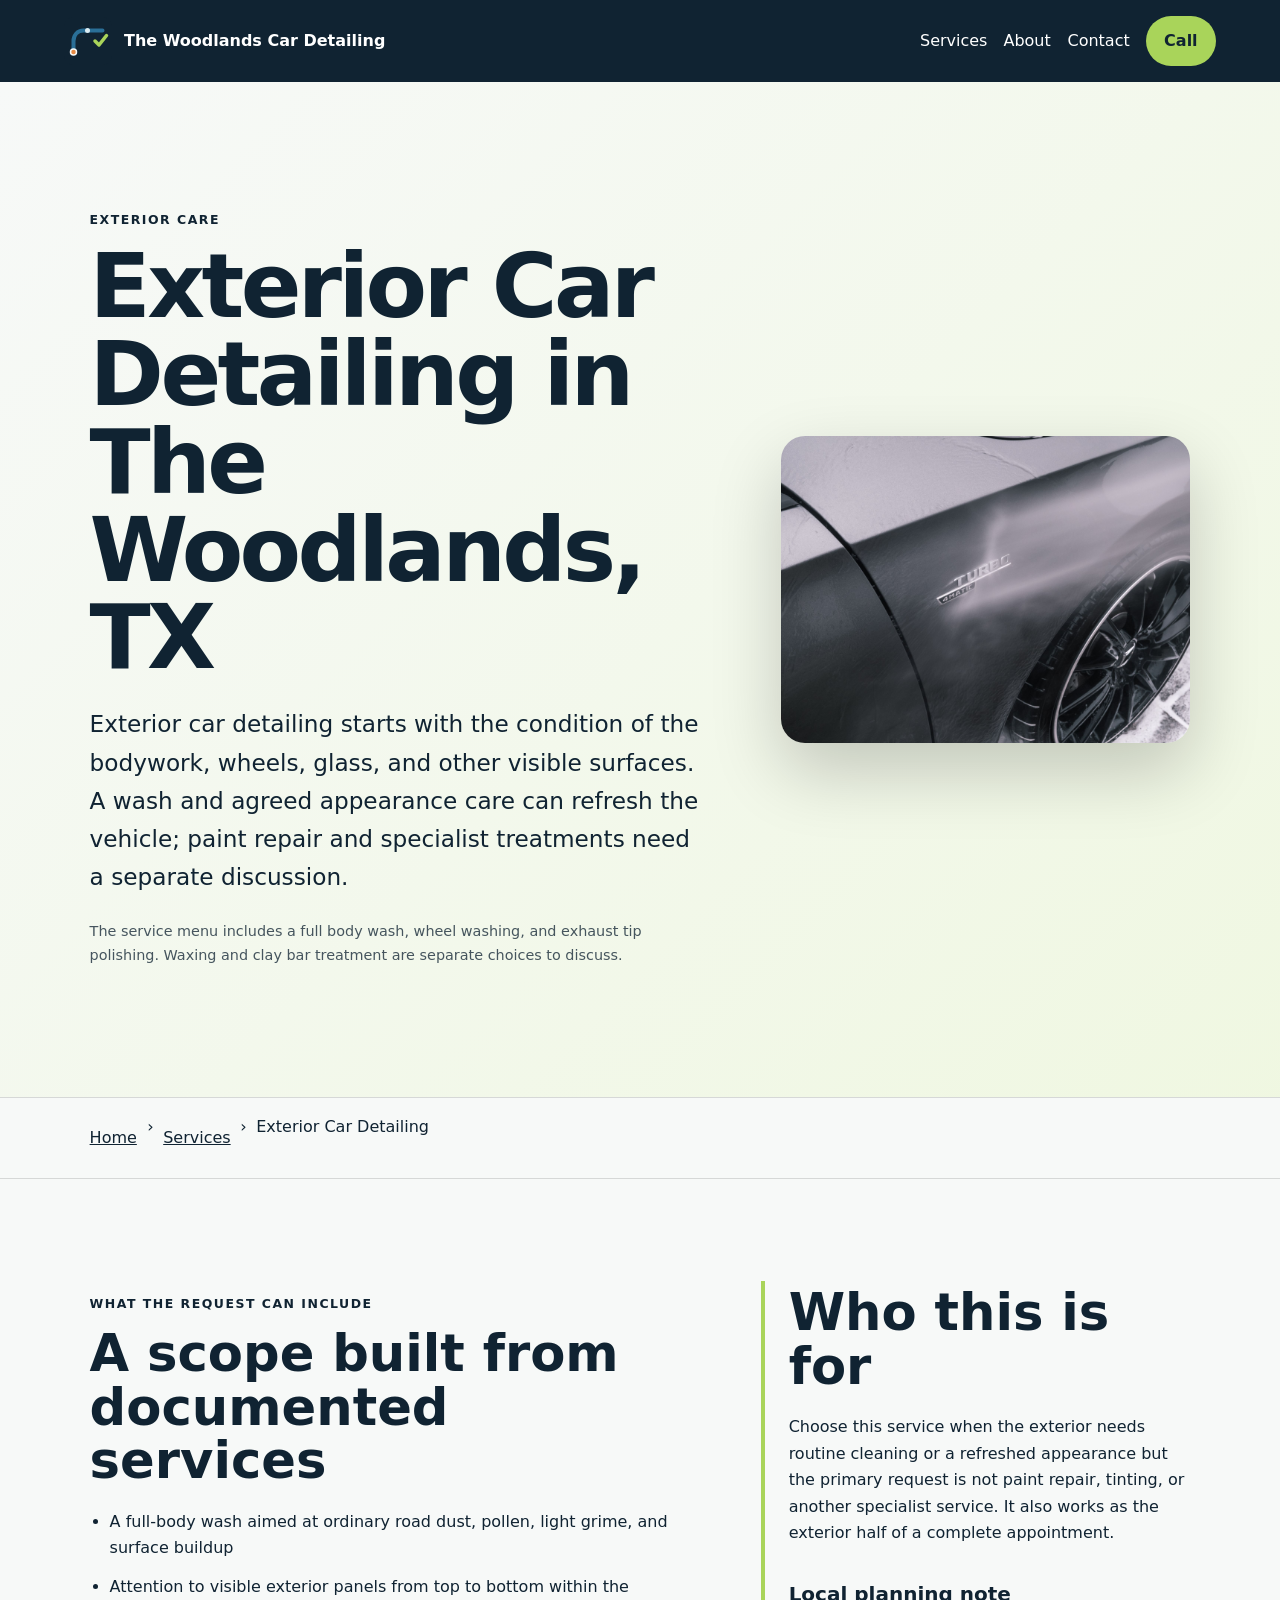
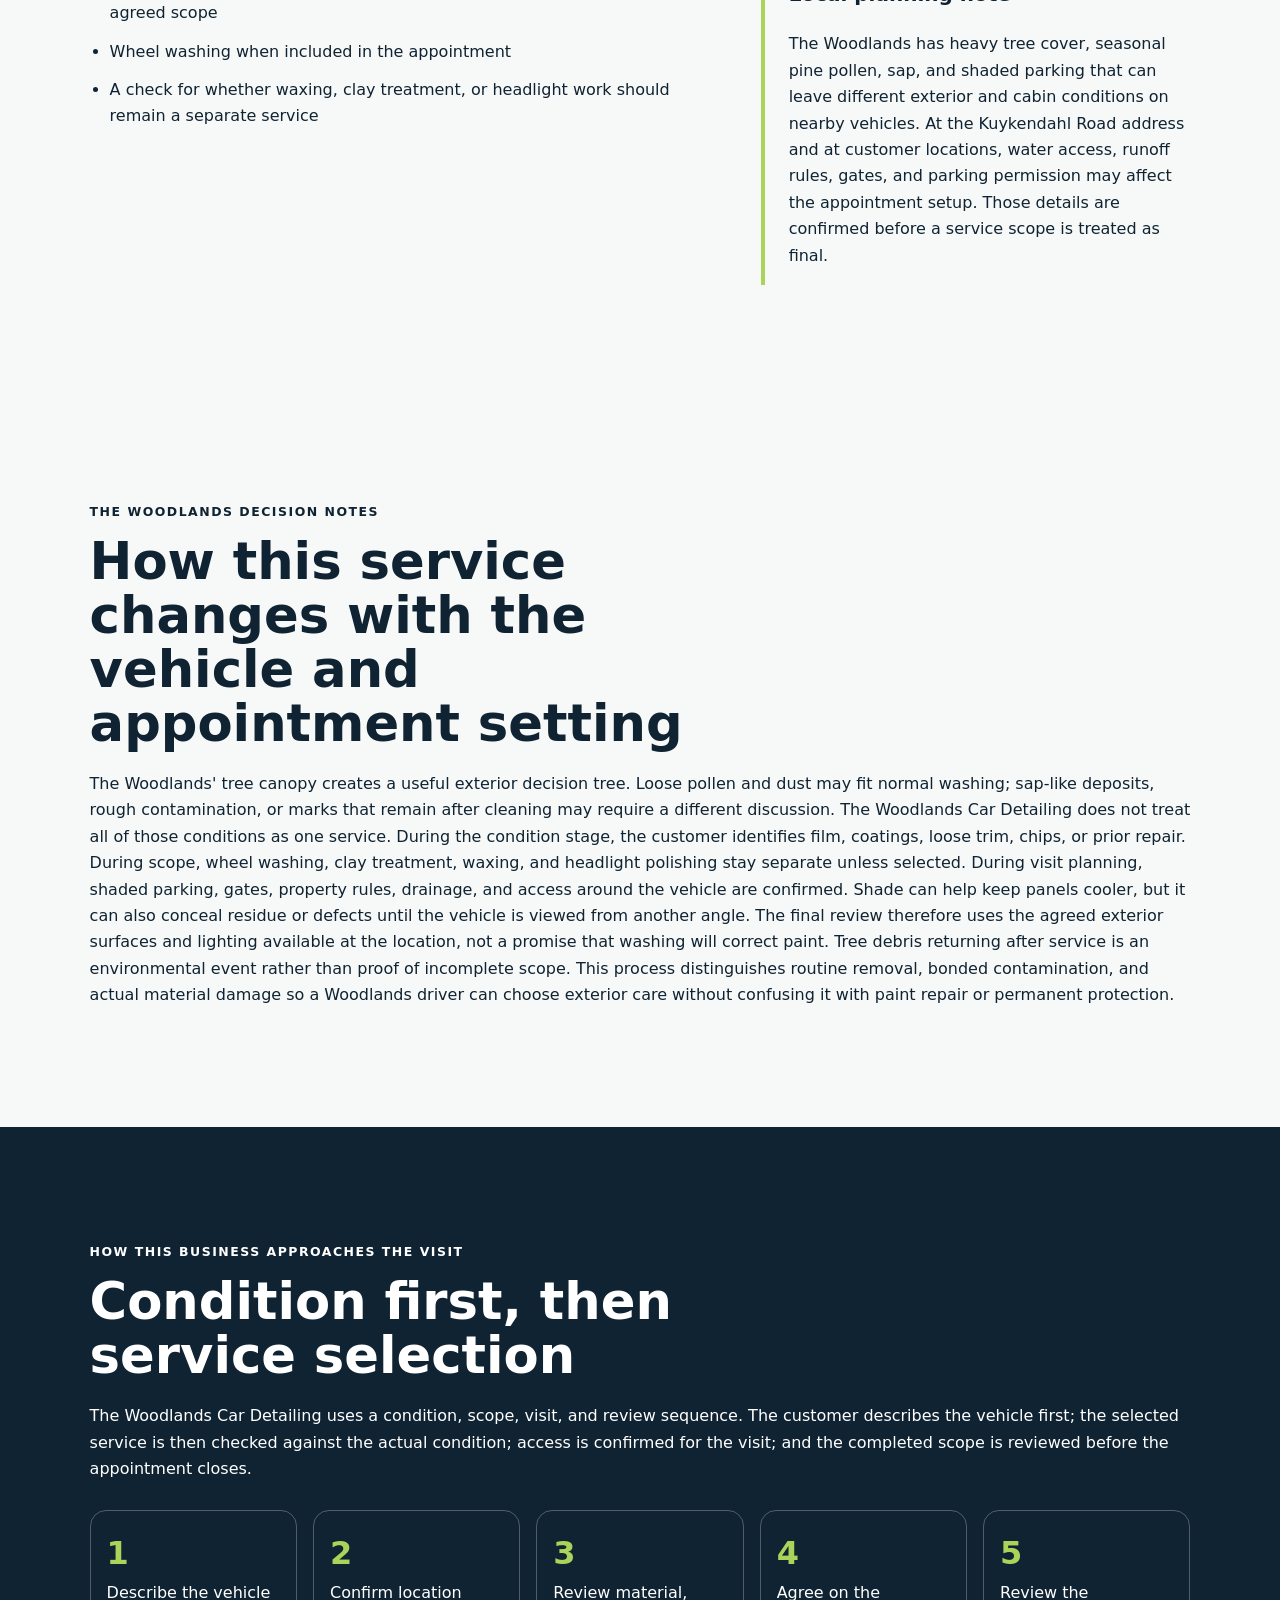
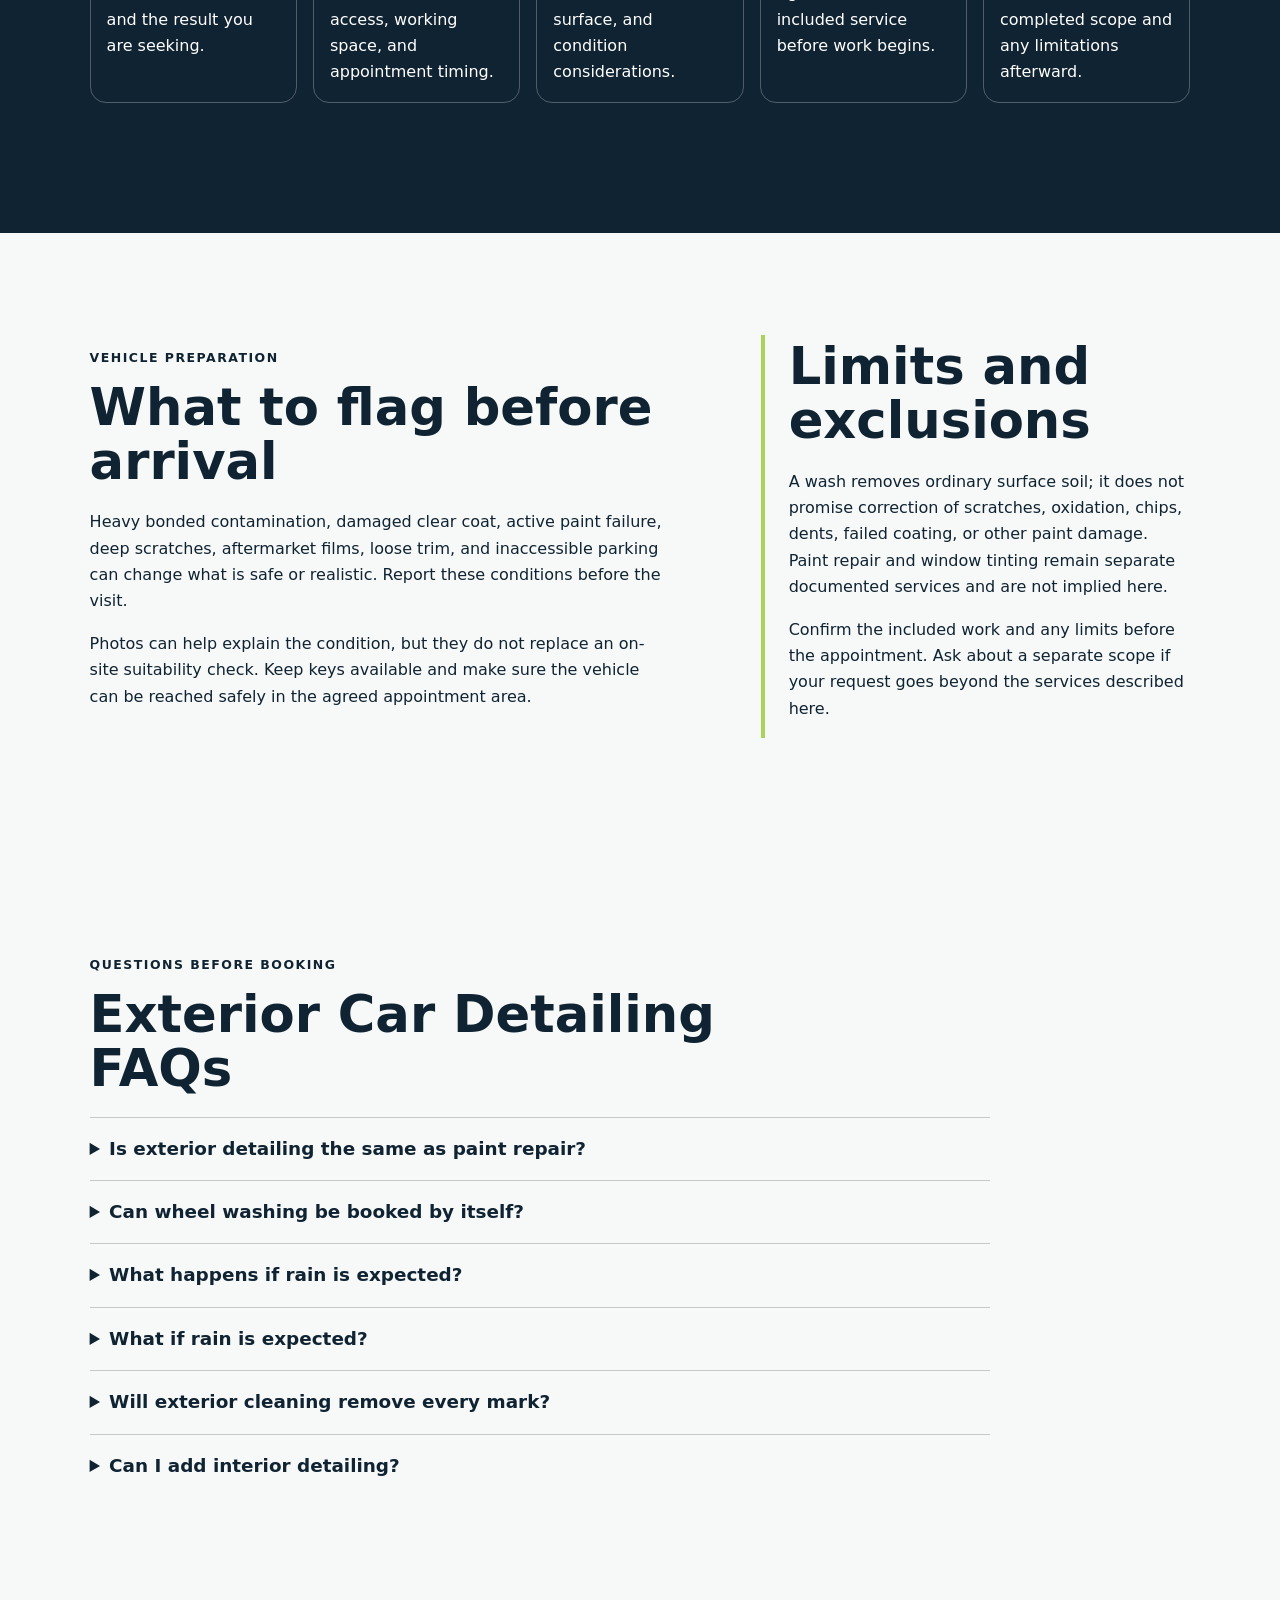
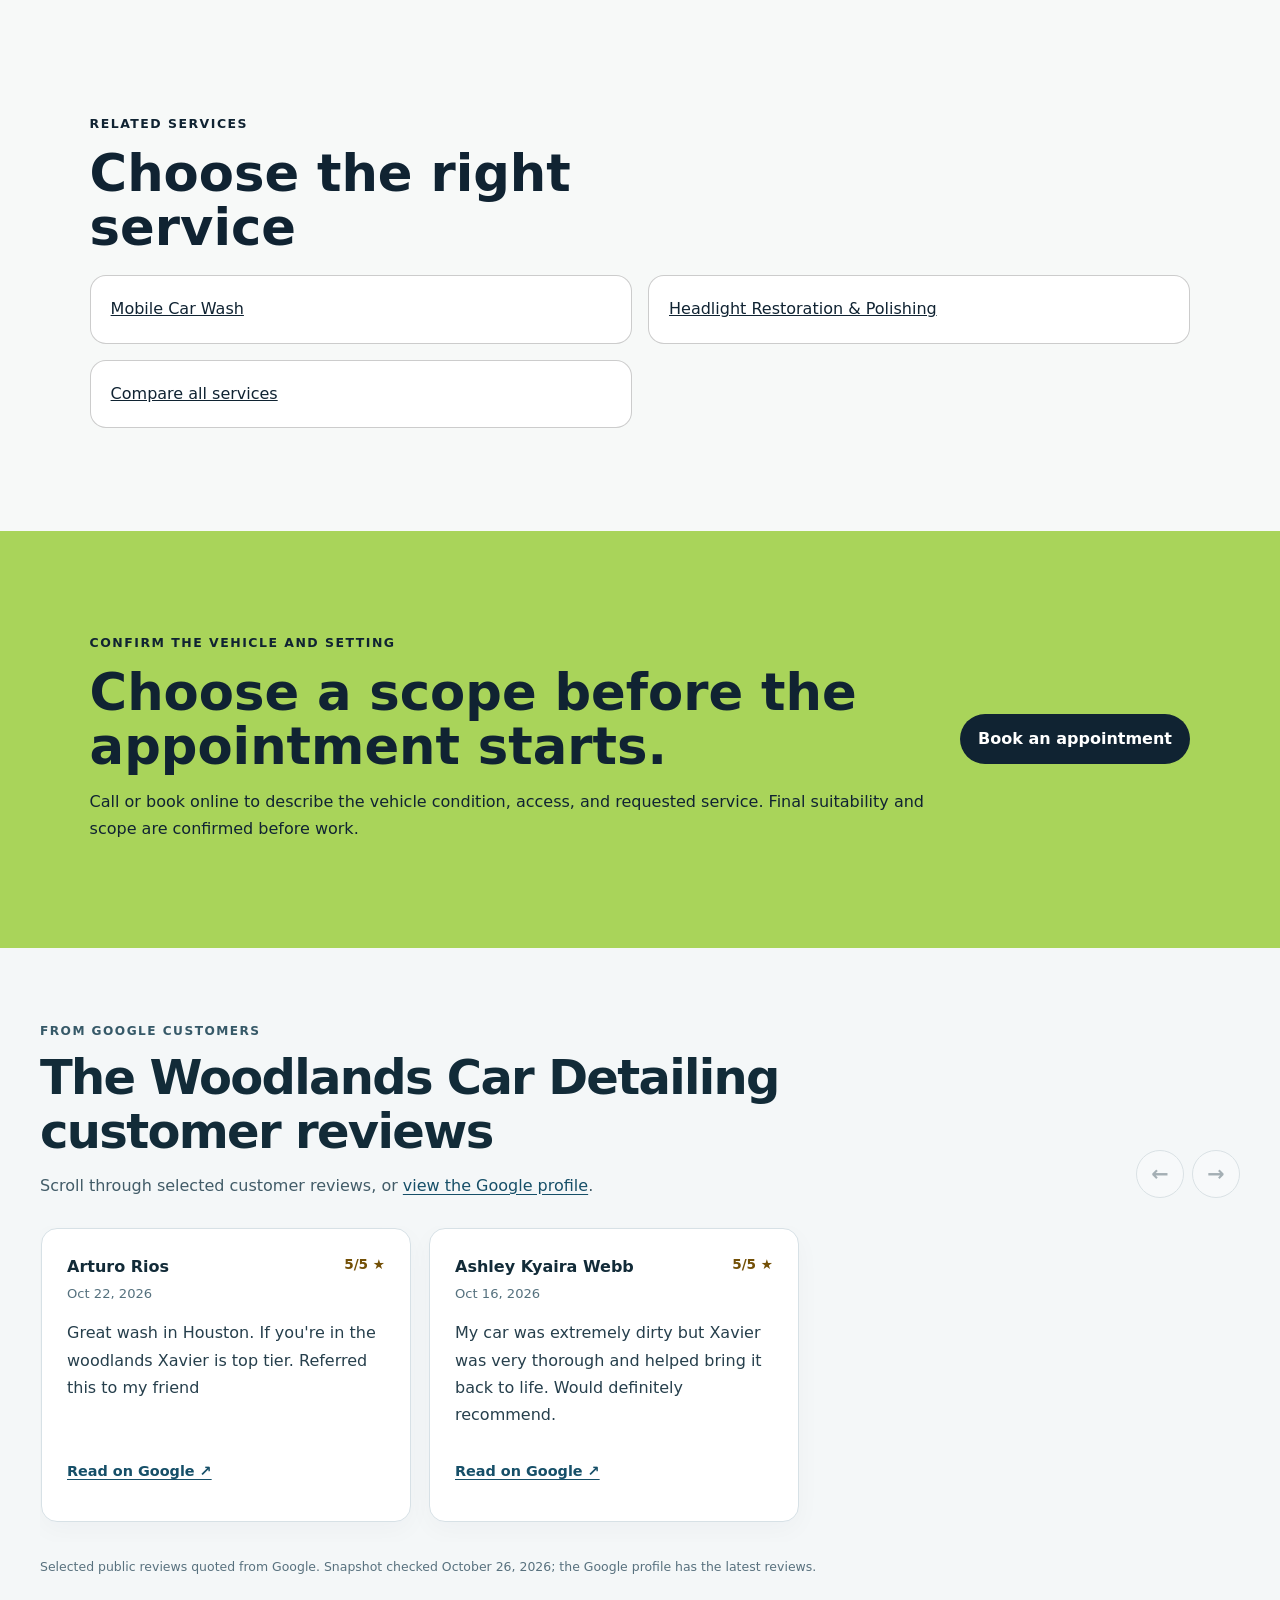
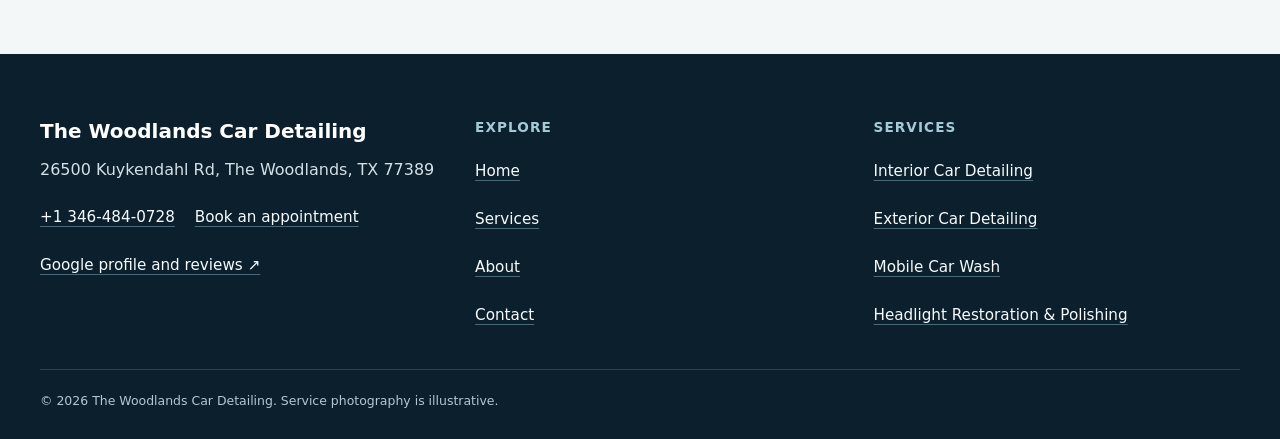
<file: services/exterior-car-detailing/index.html>
<!doctype html>
<html lang="en"><head>
  <meta charset="utf-8"><meta name="viewport" content="width=device-width,initial-scale=1">
  <title>Exterior Car Detailing in The Woodlands, TX | The Woodlands Car Detailing</title>
  <meta name="description" content="Understand exterior car detailing from The Woodlands Car Detailing in The Woodlands, including scope, preparation, limitations, and appointment planning.">
  <meta name="robots" content="index, follow, max-image-preview:large, max-snippet:-1">
  <link rel="canonical" href="https://thewoodlandscardetailing.shop/services/exterior-car-detailing/">
  <meta property="og:type" content="website"><meta property="og:title" content="Exterior Car Detailing in The Woodlands, TX | The Woodlands Car Detailing">
  <meta property="og:description" content="Understand exterior car detailing from The Woodlands Car Detailing in The Woodlands, including scope, preparation, limitations, and appointment planning."><meta property="og:url" content="https://thewoodlandscardetailing.shop/services/exterior-car-detailing/">
  <meta property="og:image" content="https://thewoodlandscardetailing.shop/assets/service-foam.jpg"><meta name="twitter:card" content="summary_large_image">
  <link rel="icon" href="/assets/favicon.svg"><link rel="stylesheet" href="/seo-pages.css"><script type="application/ld+json">{
  "@context": "https://schema.org",
  "@graph": [
    {
      "@type": "BreadcrumbList",
      "@id": "https://thewoodlandscardetailing.shop/services/exterior-car-detailing/#breadcrumb",
      "itemListElement": [
        {
          "@type": "ListItem",
          "position": 1,
          "name": "Home",
          "item": "https://thewoodlandscardetailing.shop/"
        },
        {
          "@type": "ListItem",
          "position": 2,
          "name": "Services",
          "item": "https://thewoodlandscardetailing.shop/services/"
        },
        {
          "@type": "ListItem",
          "position": 3,
          "name": "Exterior Car Detailing",
          "item": "https://thewoodlandscardetailing.shop/services/exterior-car-detailing/"
        }
      ]
    },
    {
      "@type": "WebPage",
      "@id": "https://thewoodlandscardetailing.shop/services/exterior-car-detailing/#webpage",
      "url": "https://thewoodlandscardetailing.shop/services/exterior-car-detailing/",
      "name": "Exterior Car Detailing in The Woodlands, TX | The Woodlands Car Detailing",
      "description": "Understand exterior car detailing from The Woodlands Car Detailing in The Woodlands, including scope, preparation, limitations, and appointment planning.",
      "breadcrumb": {
        "@id": "https://thewoodlandscardetailing.shop/services/exterior-car-detailing/#breadcrumb"
      },
      "isPartOf": {
        "@id": "https://thewoodlandscardetailing.shop/#website"
      },
      "about": {
        "@id": "https://thewoodlandscardetailing.shop/#business"
      }
    },
    {
      "@type": "Service",
      "@id": "https://thewoodlandscardetailing.shop/services/exterior-car-detailing/#service",
      "name": "Exterior Car Detailing",
      "serviceType": "exterior car detailing",
      "url": "https://thewoodlandscardetailing.shop/services/exterior-car-detailing/",
      "description": "Exterior car detailing begins with the visible outside surfaces of the vehicle and may combine a full-body wash with wheel washing and other documented appearance-care add-ons.",
      "provider": {
        "@id": "https://thewoodlandscardetailing.shop/#business"
      },
      "areaServed": {
        "@type": "City",
        "name": "The Woodlands"
      }
    },
    {
      "@type": "ImageObject",
      "@id": "https://thewoodlandscardetailing.shop/services/exterior-car-detailing/#primaryimage",
      "contentUrl": "https://thewoodlandscardetailing.shop/assets/service-foam.jpg",
      "caption": "Illustrative vehicle detailing image for The Woodlands Car Detailing",
      "representativeOfPage": true
    }
  ]
}</script>
<link rel="stylesheet" href="/portfolio-components.css">
</head><body style="--pilot-accent:#a9d45a;--pilot-dark:#102332;--pilot-paper:#f7f9f8">
<a class="skip-link" href="#content">Skip to content</a>
<header class="pilot-header"><a class="pilot-brand" href="/"><img src="/assets/logo.svg" width="48" height="48" alt=""><span>The Woodlands Car Detailing</span></a>
<nav aria-label="Primary navigation"><a href="/services/">Services</a><a href="/about/">About</a><a href="/contact/">Contact</a><a class="pilot-call" href="tel:+13464840728">Call</a></nav></header>
<main id="content"><section class="pilot-hero"><div><p class="eyebrow">Exterior care</p><h1>Exterior Car Detailing in The Woodlands, TX</h1><p class="pilot-answer">Exterior car detailing starts with the condition of the bodywork, wheels, glass, and other visible surfaces. A wash and agreed appearance care can refresh the vehicle; paint repair and specialist treatments need a separate discussion.</p><p class="pilot-proof">The service menu includes a full body wash, wheel washing, and exhaust tip polishing. Waxing and clay bar treatment are separate choices to discuss.</p></div><img alt="Illustrative vehicle detailing image for The Woodlands Car Detailing" fetchpriority="high" height="720" src="/assets/service-foam.jpg" width="960"/></section>
<nav aria-label="Breadcrumb" class="breadcrumbs"><a href="/">Home</a><span>›</span><a href="/services/">Services</a><span>›</span><span>Exterior Car Detailing</span></nav>
<section class="pilot-section pilot-grid"><div><p class="eyebrow">What the request can include</p><h2>A scope built from documented services</h2><ul class="checklist"><li>A full-body wash aimed at ordinary road dust, pollen, light grime, and surface buildup</li><li>Attention to visible exterior panels from top to bottom within the agreed scope</li><li>Wheel washing when included in the appointment</li><li>A check for whether waxing, clay treatment, or headlight work should remain a separate service</li></ul></div><aside><h2>Who this is for</h2><p>Choose this service when the exterior needs routine cleaning or a refreshed appearance but the primary request is not paint repair, tinting, or another specialist service. It also works as the exterior half of a complete appointment.</p><h3>Local planning note</h3><p>The Woodlands has heavy tree cover, seasonal pine pollen, sap, and shaded parking that can leave different exterior and cabin conditions on nearby vehicles. At the Kuykendahl Road address and at customer locations, water access, runoff rules, gates, and parking permission may affect the appointment setup. Those details are confirmed before a service scope is treated as final.</p></aside></section>
<section class="pilot-section local-decision"><p class="eyebrow">The Woodlands decision notes</p><h2>How this service changes with the vehicle and appointment setting</h2><p>The Woodlands&#x27; tree canopy creates a useful exterior decision tree. Loose pollen and dust may fit normal washing; sap-like deposits, rough contamination, or marks that remain after cleaning may require a different discussion. The Woodlands Car Detailing does not treat all of those conditions as one service. During the condition stage, the customer identifies film, coatings, loose trim, chips, or prior repair. During scope, wheel washing, clay treatment, waxing, and headlight polishing stay separate unless selected. During visit planning, shaded parking, gates, property rules, drainage, and access around the vehicle are confirmed. Shade can help keep panels cooler, but it can also conceal residue or defects until the vehicle is viewed from another angle. The final review therefore uses the agreed exterior surfaces and lighting available at the location, not a promise that washing will correct paint. Tree debris returning after service is an environmental event rather than proof of incomplete scope. This process distinguishes routine removal, bonded contamination, and actual material damage so a Woodlands driver can choose exterior care without confusing it with paint repair or permanent protection.</p></section>
<section class="pilot-section tone"><p class="eyebrow">How this business approaches the visit</p><h2>Condition first, then service selection</h2><p>The Woodlands Car Detailing uses a condition, scope, visit, and review sequence. The customer describes the vehicle first; the selected service is then checked against the actual condition; access is confirmed for the visit; and the completed scope is reviewed before the appointment closes.</p><ol class="steps"><li>Describe the vehicle and the result you are seeking.</li><li>Confirm location access, working space, and appointment timing.</li><li>Review material, surface, and condition considerations.</li><li>Agree on the included service before work begins.</li><li>Review the completed scope and any limitations afterward.</li></ol></section>
<section class="pilot-section pilot-grid"><div><p class="eyebrow">Vehicle preparation</p><h2>What to flag before arrival</h2><p>Heavy bonded contamination, damaged clear coat, active paint failure, deep scratches, aftermarket films, loose trim, and inaccessible parking can change what is safe or realistic. Report these conditions before the visit.</p><p>Photos can help explain the condition, but they do not replace an on-site suitability check. Keep keys available and make sure the vehicle can be reached safely in the agreed appointment area.</p></div><aside><h2>Limits and exclusions</h2><p>A wash removes ordinary surface soil; it does not promise correction of scratches, oxidation, chips, dents, failed coating, or other paint damage. Paint repair and window tinting remain separate documented services and are not implied here.</p><p>Confirm the included work and any limits before the appointment. Ask about a separate scope if your request goes beyond the services described here.</p></aside></section>
<section class="pilot-section"><p class="eyebrow">Questions before booking</p><h2>Exterior Car Detailing FAQs</h2><div class="faq-list"><details><summary>Is exterior detailing the same as paint repair?</summary><p>No. Exterior cleaning addresses surface soil and agreed appearance care. Paint repair is a separate service that requires its own scope confirmation.</p></details><details><summary>Can wheel washing be booked by itself?</summary><p>Wheel washing is on the published menu, but availability and the practical scope should be confirmed when booking.</p></details><details><summary>What happens if rain is expected?</summary><p>The appointment setting and weather are checked before work. Rescheduling or a suitable covered location may be discussed when conditions would interfere with the agreed service.</p></details><details><summary>What if rain is expected?</summary><p>Discuss the location and weather before the visit. Conditions may require a different time or suitable setting; confirm the plan directly instead of assuming every location works in every forecast.</p></details><details><summary>Will exterior cleaning remove every mark?</summary><p>No. Some marks are bonded contamination, staining, or damage rather than loose soil. Describe persistent marks before booking so the likely scope and limitations can be assessed.</p></details><details><summary>Can I add interior detailing?</summary><p>Yes, interior services are also listed. Ask for both areas when requesting a quote and confirm which tasks belong to each part of the appointment.</p></details></div></section>
<section class="pilot-section related"><p class="eyebrow">Related services</p><h2>Choose the right service</h2><div class="related-links"><a href="/services/mobile-car-wash/">Mobile Car Wash</a><a href="/services/headlight-restoration/">Headlight Restoration &amp; Polishing</a><a href="/services/">Compare all services</a></div></section>
<section class="pilot-cta"><div><p class="eyebrow">Confirm the vehicle and setting</p><h2>Choose a scope before the appointment starts.</h2><p>Call or book online to describe the vehicle condition, access, and requested service. Final suitability and scope are confirmed before work.</p></div><a class="pilot-button" href="https://cal.com/sumitdatta/auto-detail-service">Book an appointment</a></section>
<!-- PORTFOLIO-REVIEWS:START --><section class="portfolio-reviews" aria-labelledby="portfolio-reviews-title"><div class="portfolio-reviews__heading"><div><p class="portfolio-reviews__kicker">From Google customers</p><h2 id="portfolio-reviews-title">The Woodlands Car Detailing customer reviews</h2><p class="portfolio-reviews__intro">Scroll through selected customer reviews, or <a href="https://www.google.com/maps?cid=17974820906461714589" target="_blank" rel="noopener noreferrer">view the Google profile</a>.</p></div><div class="portfolio-reviews__controls"><button type="button" data-reviews-prev aria-label="Previous reviews">←</button><button type="button" data-reviews-next aria-label="Next reviews">→</button></div></div><div class="portfolio-reviews__track" role="region" aria-label="Scrollable customer reviews" tabindex="0"><article class="portfolio-review"><div class="portfolio-review__meta"><div><span class="portfolio-review__author">Arturo Rios</span><time datetime="2026-10-22">Oct 22, 2026</time></div><span class="portfolio-review__rating" aria-label="5 out of 5 stars">5/5 ★</span></div><blockquote><p>Great wash in Houston. If you&#x27;re in the woodlands Xavier is top tier. Referred this to my friend</p></blockquote><a class="portfolio-review__source" href="https://www.google.com/maps/reviews/data=!4m8!14m7!1m6!2m5!1sCi9DQUlRQUNvZENodHljRjlvT21VMmFGVXpRa0owYkcxQkxVSjRZbXBJVjNOWlNYYxAB!2m1!1s0x0:0xf973646136ea589d!3m1!1s2@1:CAIQACodChtycF9oOmU2aFUzQkJ0bG1BLUJ4YmpIV3NZSXc%7C%7C?hl=en-US" target="_blank" rel="noopener noreferrer">Read on Google ↗</a></article><article class="portfolio-review"><div class="portfolio-review__meta"><div><span class="portfolio-review__author">Ashley Kyaira Webb</span><time datetime="2026-10-16">Oct 16, 2026</time></div><span class="portfolio-review__rating" aria-label="5 out of 5 stars">5/5 ★</span></div><blockquote><p>My car was extremely dirty but Xavier was very thorough and helped bring it back to life. Would definitely recommend.</p></blockquote><a class="portfolio-review__source" href="https://www.google.com/maps/reviews/data=!4m8!14m7!1m6!2m5!1sCi9DQUlRQUNvZENodHljRjlvT25oUlkwWm9ZM0ZQWDJ0YWJHOTNUMjF5YVVaMVRGRRAB!2m1!1s0x0:0xf973646136ea589d!3m1!1s2@1:CAIQACodChtycF9oOnhRY0ZoY3FPX2tabG93T21yaUZ1TFE%7C%7C?hl=en-US" target="_blank" rel="noopener noreferrer">Read on Google ↗</a></article></div><p class="portfolio-reviews__note">Selected public reviews quoted from Google. Snapshot checked <time datetime="2026-10-26">October 26, 2026</time>; the Google profile has the latest reviews.</p></section><!-- PORTFOLIO-REVIEWS:END -->
</main><footer class="portfolio-footer"><div class="portfolio-footer__grid"><div><strong class="portfolio-footer__name">The Woodlands Car Detailing</strong><address>26500 Kuykendahl Rd, The Woodlands, TX 77389</address><div class="portfolio-footer__contact"><a href="tel:+13464840728">+1 346-484-0728</a><a href="https://cal.com/sumitdatta/auto-detail-service">Book an appointment</a></div><a href="https://www.google.com/maps?cid=17974820906461714589" target="_blank" rel="noopener noreferrer">Google profile and reviews ↗</a></div><div><h2>Explore</h2><nav aria-label="Footer navigation"><a href="/">Home</a><a href="/services/">Services</a><a href="/about/">About</a><a href="/contact/">Contact</a></nav></div><div><h2>Services</h2><nav aria-label="Service pages"><a href="/services/interior-car-detailing/">Interior Car Detailing</a><a href="/services/exterior-car-detailing/">Exterior Car Detailing</a><a href="/services/mobile-car-wash/">Mobile Car Wash</a><a href="/services/headlight-restoration/">Headlight Restoration &amp; Polishing</a></nav></div></div><p class="portfolio-footer__bottom">© <span id="year">2026</span> The Woodlands Car Detailing. Service photography is illustrative.</p></footer>
<script src="/portfolio-components.js" defer></script>
</body></html>
</file>
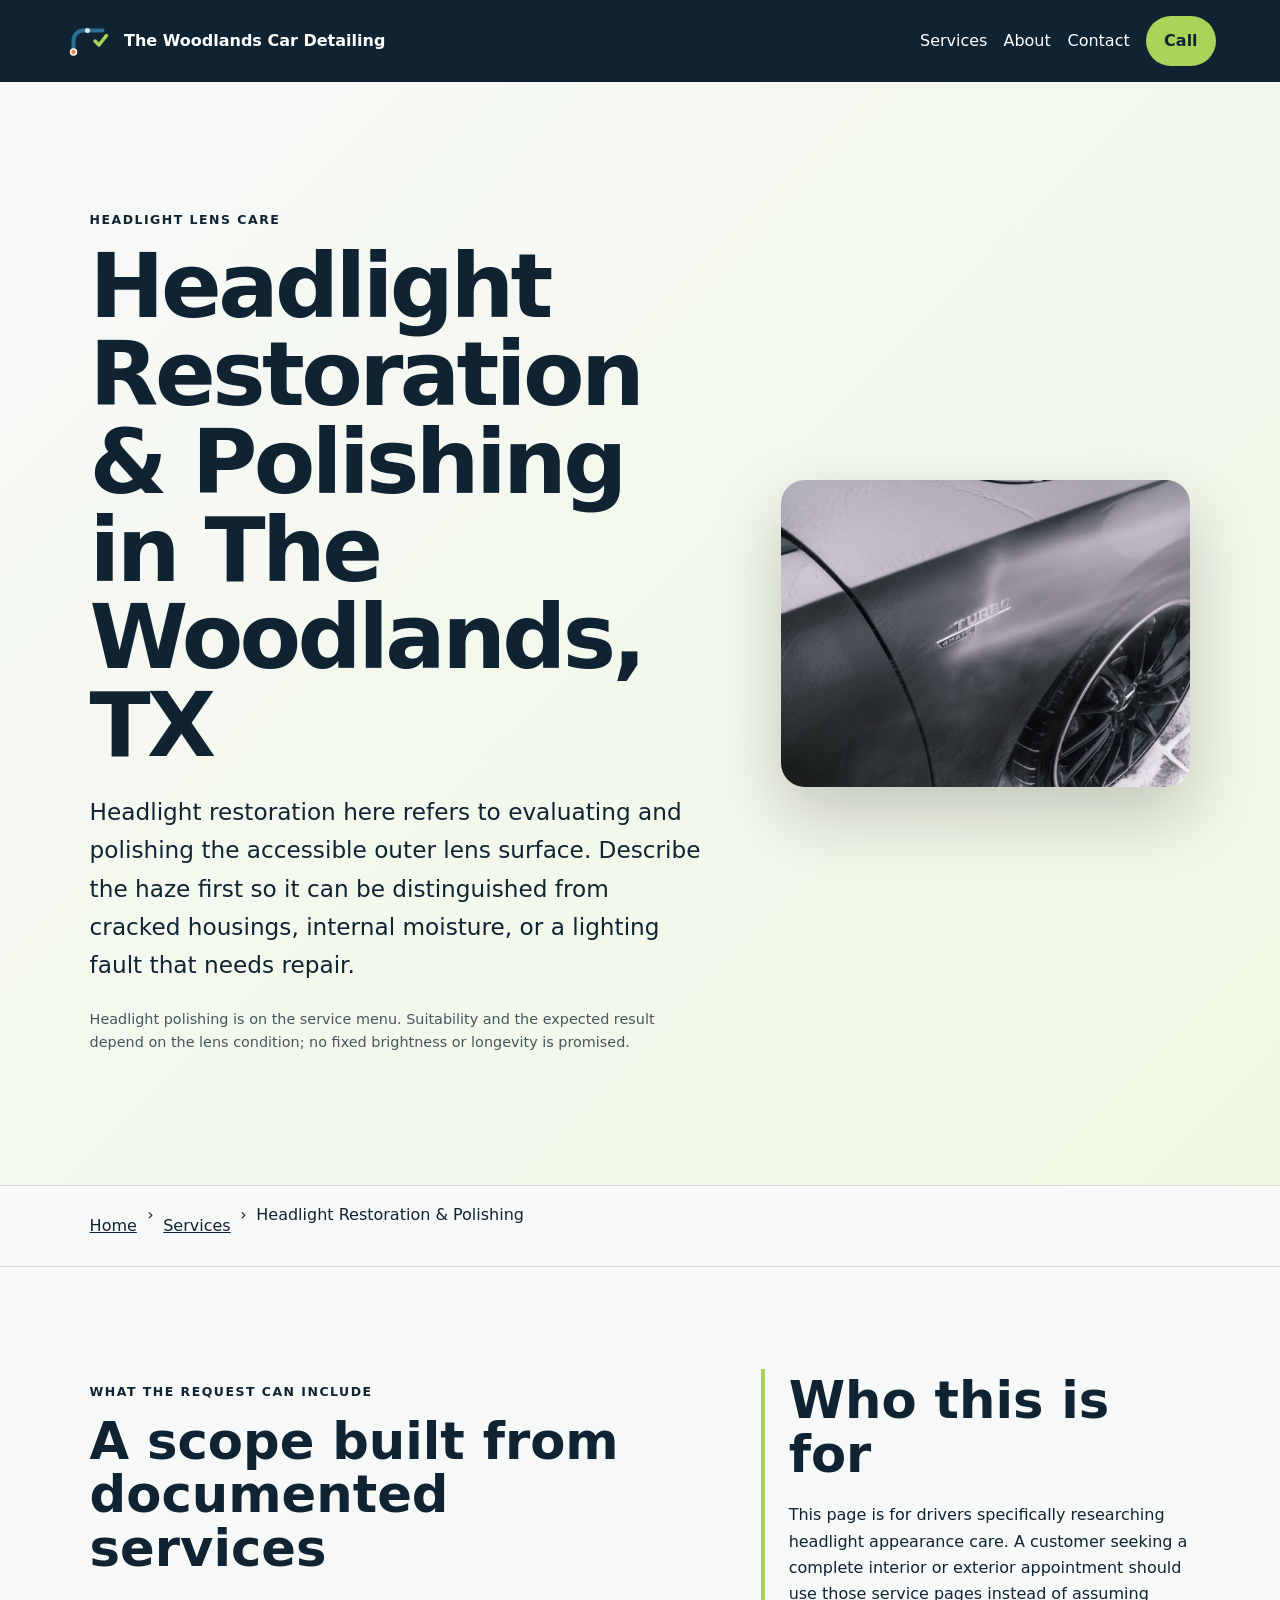
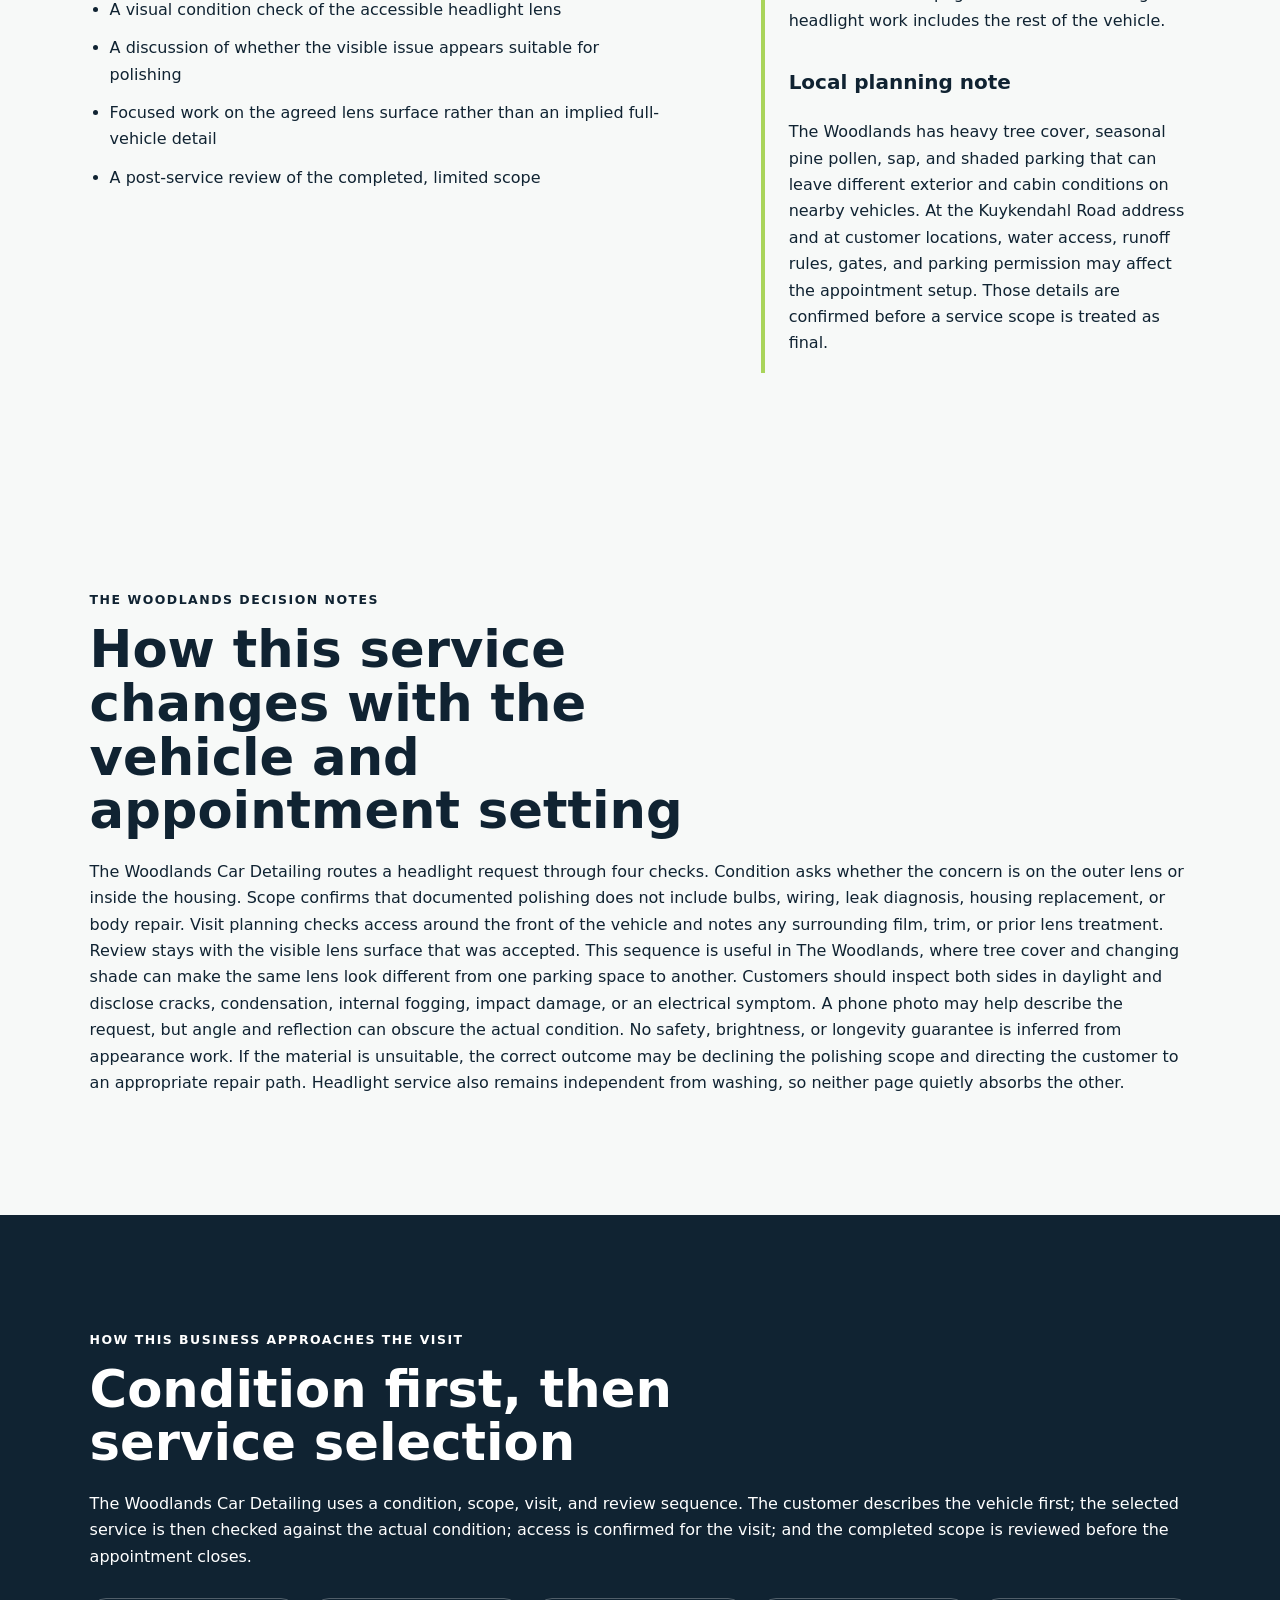
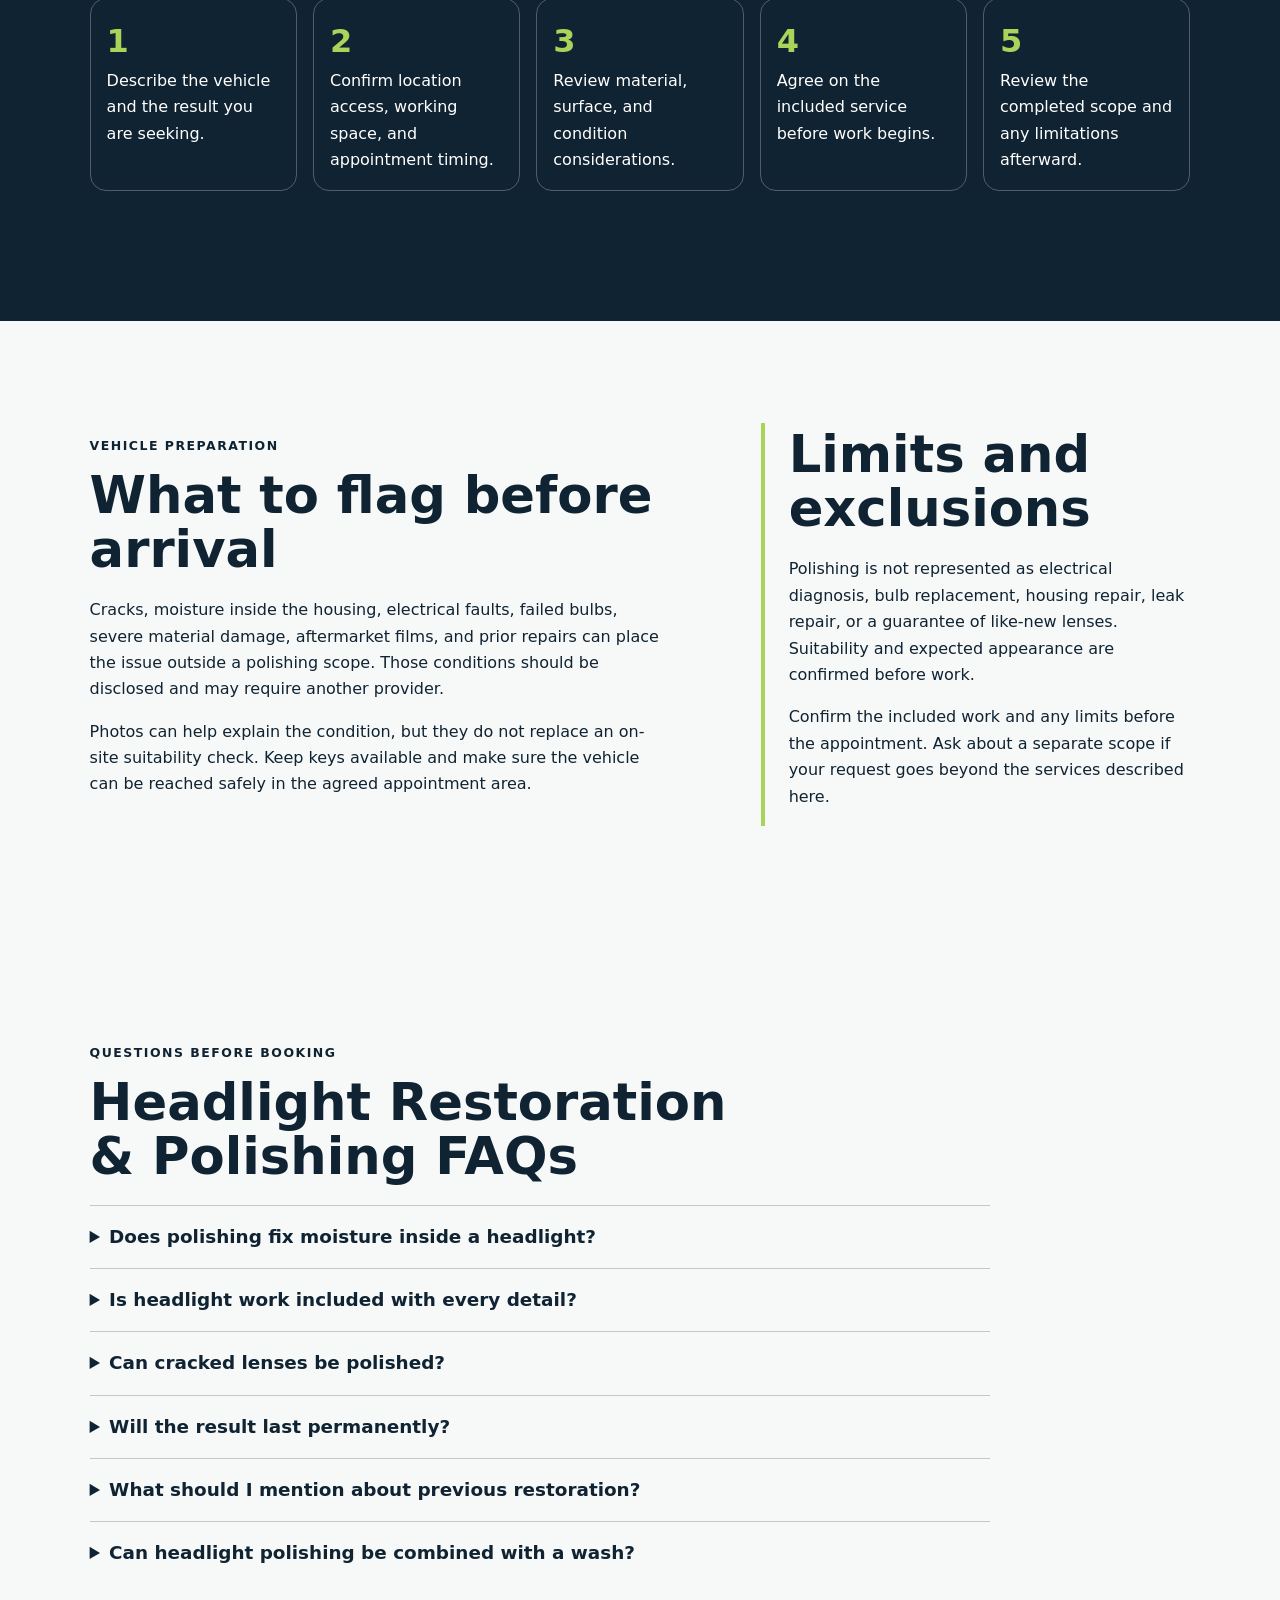
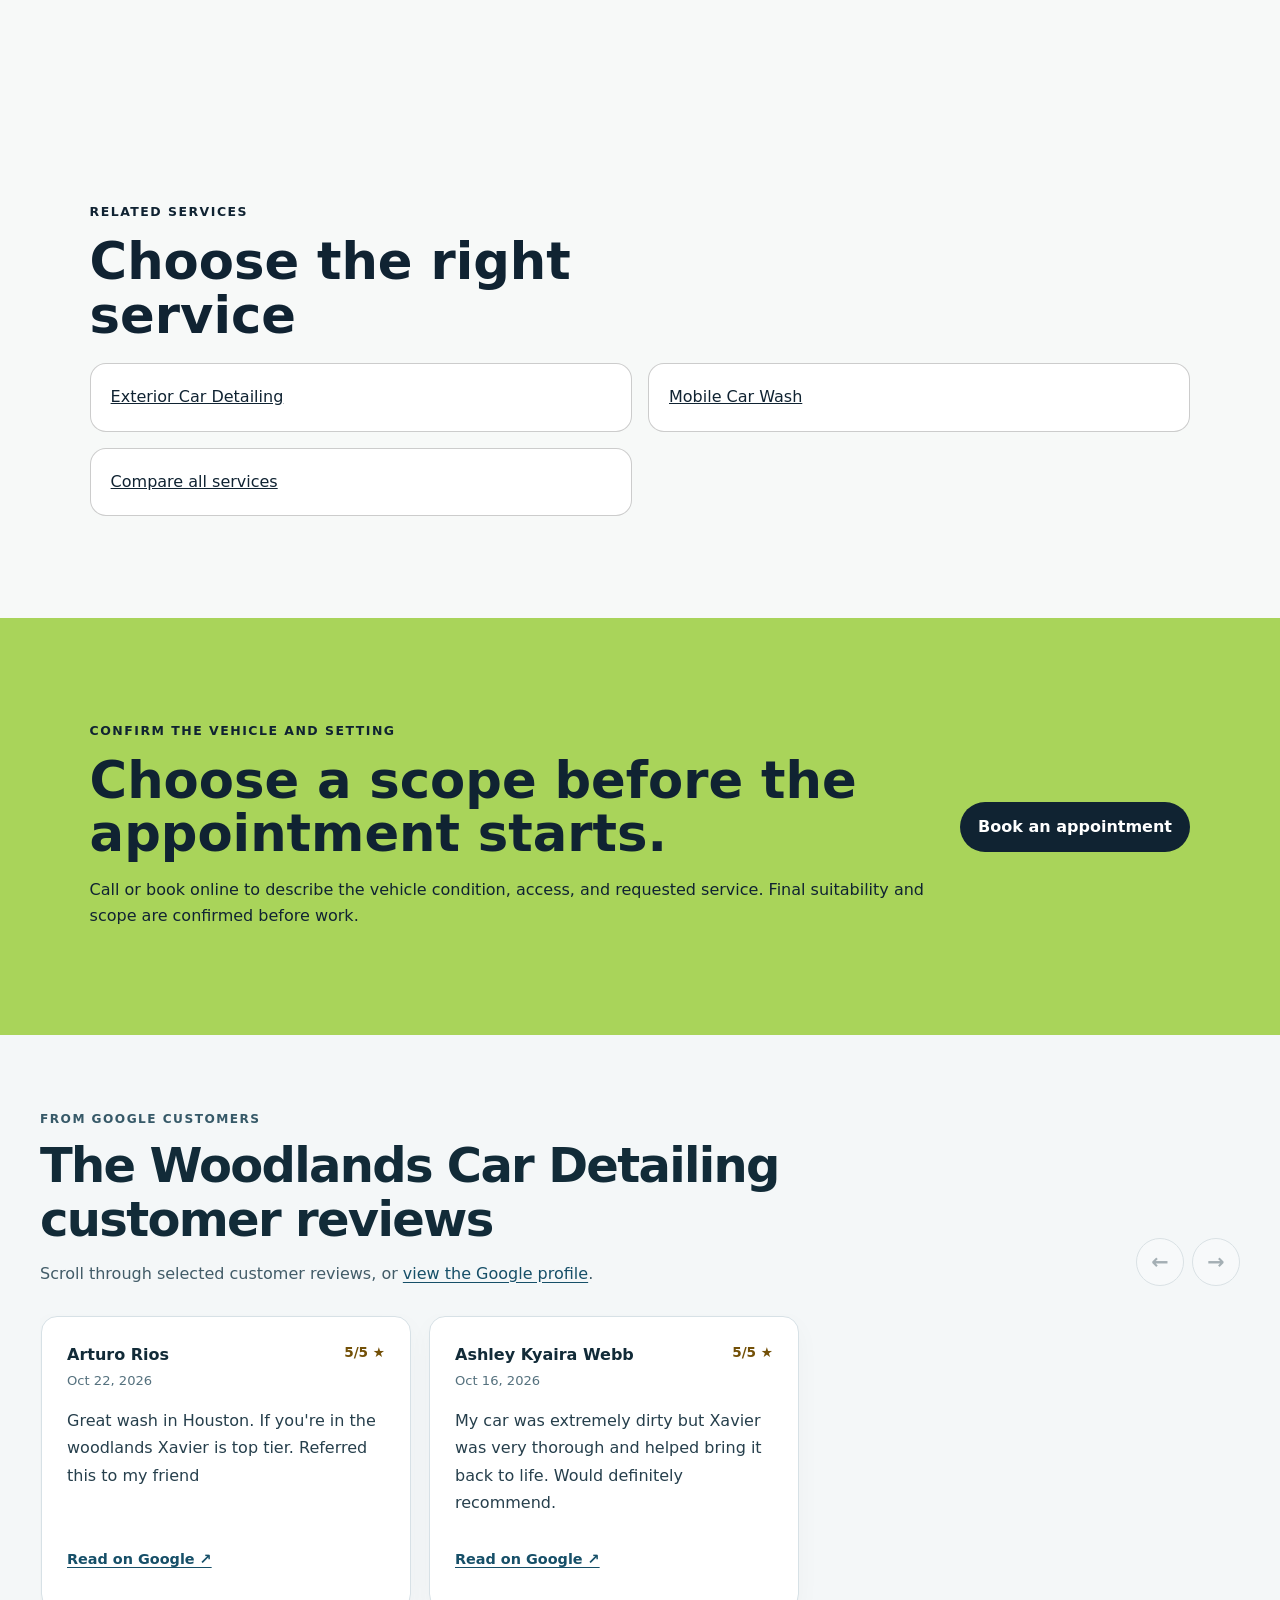
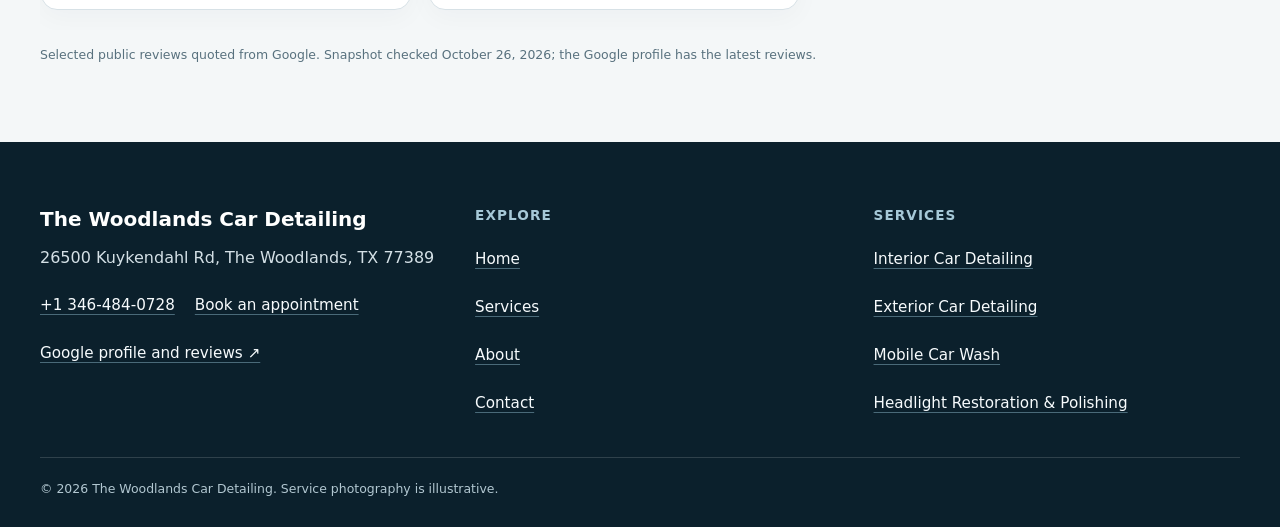
<file: services/headlight-restoration/index.html>
<!doctype html>
<html lang="en"><head>
  <meta charset="utf-8"><meta name="viewport" content="width=device-width,initial-scale=1">
  <title>Headlight Restoration &amp; Polishing in The Woodlands, TX | The Woodlands Car Detailing</title>
  <meta name="description" content="Understand headlight restoration and polishing from The Woodlands Car Detailing in The Woodlands, including scope, preparation, limitations, and appointment planning.">
  <meta name="robots" content="index, follow, max-image-preview:large, max-snippet:-1">
  <link rel="canonical" href="https://thewoodlandscardetailing.shop/services/headlight-restoration/">
  <meta property="og:type" content="website"><meta property="og:title" content="Headlight Restoration &amp; Polishing in The Woodlands, TX | The Woodlands Car Detailing">
  <meta property="og:description" content="Understand headlight restoration and polishing from The Woodlands Car Detailing in The Woodlands, including scope, preparation, limitations, and appointment planning."><meta property="og:url" content="https://thewoodlandscardetailing.shop/services/headlight-restoration/">
  <meta property="og:image" content="https://thewoodlandscardetailing.shop/assets/service-foam.jpg"><meta name="twitter:card" content="summary_large_image">
  <link rel="icon" href="/assets/favicon.svg"><link rel="stylesheet" href="/seo-pages.css"><script type="application/ld+json">{
  "@context": "https://schema.org",
  "@graph": [
    {
      "@type": "BreadcrumbList",
      "@id": "https://thewoodlandscardetailing.shop/services/headlight-restoration/#breadcrumb",
      "itemListElement": [
        {
          "@type": "ListItem",
          "position": 1,
          "name": "Home",
          "item": "https://thewoodlandscardetailing.shop/"
        },
        {
          "@type": "ListItem",
          "position": 2,
          "name": "Services",
          "item": "https://thewoodlandscardetailing.shop/services/"
        },
        {
          "@type": "ListItem",
          "position": 3,
          "name": "Headlight Restoration & Polishing",
          "item": "https://thewoodlandscardetailing.shop/services/headlight-restoration/"
        }
      ]
    },
    {
      "@type": "WebPage",
      "@id": "https://thewoodlandscardetailing.shop/services/headlight-restoration/#webpage",
      "url": "https://thewoodlandscardetailing.shop/services/headlight-restoration/",
      "name": "Headlight Restoration & Polishing in The Woodlands, TX | The Woodlands Car Detailing",
      "description": "Understand headlight restoration and polishing from The Woodlands Car Detailing in The Woodlands, including scope, preparation, limitations, and appointment planning.",
      "breadcrumb": {
        "@id": "https://thewoodlandscardetailing.shop/services/headlight-restoration/#breadcrumb"
      },
      "isPartOf": {
        "@id": "https://thewoodlandscardetailing.shop/#website"
      },
      "about": {
        "@id": "https://thewoodlandscardetailing.shop/#business"
      }
    },
    {
      "@type": "Service",
      "@id": "https://thewoodlandscardetailing.shop/services/headlight-restoration/#service",
      "name": "Headlight Restoration & Polishing",
      "serviceType": "headlight restoration and polishing",
      "url": "https://thewoodlandscardetailing.shop/services/headlight-restoration/",
      "description": "Headlight polishing is a focused appearance service for suitable exterior lens surfaces; it is assessed separately from a full wash or complete detail.",
      "provider": {
        "@id": "https://thewoodlandscardetailing.shop/#business"
      },
      "areaServed": {
        "@type": "City",
        "name": "The Woodlands"
      }
    },
    {
      "@type": "ImageObject",
      "@id": "https://thewoodlandscardetailing.shop/services/headlight-restoration/#primaryimage",
      "contentUrl": "https://thewoodlandscardetailing.shop/assets/service-foam.jpg",
      "caption": "Illustrative vehicle detailing image for The Woodlands Car Detailing",
      "representativeOfPage": true
    }
  ]
}</script>
<link rel="stylesheet" href="/portfolio-components.css">
</head><body style="--pilot-accent:#a9d45a;--pilot-dark:#102332;--pilot-paper:#f7f9f8">
<a class="skip-link" href="#content">Skip to content</a>
<header class="pilot-header"><a class="pilot-brand" href="/"><img src="/assets/logo.svg" width="48" height="48" alt=""><span>The Woodlands Car Detailing</span></a>
<nav aria-label="Primary navigation"><a href="/services/">Services</a><a href="/about/">About</a><a href="/contact/">Contact</a><a class="pilot-call" href="tel:+13464840728">Call</a></nav></header>
<main id="content"><section class="pilot-hero"><div><p class="eyebrow">Headlight lens care</p><h1>Headlight Restoration &amp; Polishing in The Woodlands, TX</h1><p class="pilot-answer">Headlight restoration here refers to evaluating and polishing the accessible outer lens surface. Describe the haze first so it can be distinguished from cracked housings, internal moisture, or a lighting fault that needs repair.</p><p class="pilot-proof">Headlight polishing is on the service menu. Suitability and the expected result depend on the lens condition; no fixed brightness or longevity is promised.</p></div><img alt="Illustrative vehicle detailing image for The Woodlands Car Detailing" fetchpriority="high" height="720" src="/assets/service-foam.jpg" width="960"/></section>
<nav aria-label="Breadcrumb" class="breadcrumbs"><a href="/">Home</a><span>›</span><a href="/services/">Services</a><span>›</span><span>Headlight Restoration &amp; Polishing</span></nav>
<section class="pilot-section pilot-grid"><div><p class="eyebrow">What the request can include</p><h2>A scope built from documented services</h2><ul class="checklist"><li>A visual condition check of the accessible headlight lens</li><li>A discussion of whether the visible issue appears suitable for polishing</li><li>Focused work on the agreed lens surface rather than an implied full-vehicle detail</li><li>A post-service review of the completed, limited scope</li></ul></div><aside><h2>Who this is for</h2><p>This page is for drivers specifically researching headlight appearance care. A customer seeking a complete interior or exterior appointment should use those service pages instead of assuming headlight work includes the rest of the vehicle.</p><h3>Local planning note</h3><p>The Woodlands has heavy tree cover, seasonal pine pollen, sap, and shaded parking that can leave different exterior and cabin conditions on nearby vehicles. At the Kuykendahl Road address and at customer locations, water access, runoff rules, gates, and parking permission may affect the appointment setup. Those details are confirmed before a service scope is treated as final.</p></aside></section>
<section class="pilot-section local-decision"><p class="eyebrow">The Woodlands decision notes</p><h2>How this service changes with the vehicle and appointment setting</h2><p>The Woodlands Car Detailing routes a headlight request through four checks. Condition asks whether the concern is on the outer lens or inside the housing. Scope confirms that documented polishing does not include bulbs, wiring, leak diagnosis, housing replacement, or body repair. Visit planning checks access around the front of the vehicle and notes any surrounding film, trim, or prior lens treatment. Review stays with the visible lens surface that was accepted. This sequence is useful in The Woodlands, where tree cover and changing shade can make the same lens look different from one parking space to another. Customers should inspect both sides in daylight and disclose cracks, condensation, internal fogging, impact damage, or an electrical symptom. A phone photo may help describe the request, but angle and reflection can obscure the actual condition. No safety, brightness, or longevity guarantee is inferred from appearance work. If the material is unsuitable, the correct outcome may be declining the polishing scope and directing the customer to an appropriate repair path. Headlight service also remains independent from washing, so neither page quietly absorbs the other.</p></section>
<section class="pilot-section tone"><p class="eyebrow">How this business approaches the visit</p><h2>Condition first, then service selection</h2><p>The Woodlands Car Detailing uses a condition, scope, visit, and review sequence. The customer describes the vehicle first; the selected service is then checked against the actual condition; access is confirmed for the visit; and the completed scope is reviewed before the appointment closes.</p><ol class="steps"><li>Describe the vehicle and the result you are seeking.</li><li>Confirm location access, working space, and appointment timing.</li><li>Review material, surface, and condition considerations.</li><li>Agree on the included service before work begins.</li><li>Review the completed scope and any limitations afterward.</li></ol></section>
<section class="pilot-section pilot-grid"><div><p class="eyebrow">Vehicle preparation</p><h2>What to flag before arrival</h2><p>Cracks, moisture inside the housing, electrical faults, failed bulbs, severe material damage, aftermarket films, and prior repairs can place the issue outside a polishing scope. Those conditions should be disclosed and may require another provider.</p><p>Photos can help explain the condition, but they do not replace an on-site suitability check. Keep keys available and make sure the vehicle can be reached safely in the agreed appointment area.</p></div><aside><h2>Limits and exclusions</h2><p>Polishing is not represented as electrical diagnosis, bulb replacement, housing repair, leak repair, or a guarantee of like-new lenses. Suitability and expected appearance are confirmed before work.</p><p>Confirm the included work and any limits before the appointment. Ask about a separate scope if your request goes beyond the services described here.</p></aside></section>
<section class="pilot-section"><p class="eyebrow">Questions before booking</p><h2>Headlight Restoration &amp; Polishing FAQs</h2><div class="faq-list"><details><summary>Does polishing fix moisture inside a headlight?</summary><p>No. Internal moisture or a leaking housing is outside the stated polishing scope.</p></details><details><summary>Is headlight work included with every detail?</summary><p>No. Headlight polishing is a separate published service and must be selected or confirmed.</p></details><details><summary>Can cracked lenses be polished?</summary><p>Cracks and severe material damage may make polishing unsuitable. The visible condition is reviewed before scope is accepted.</p></details><details><summary>Will the result last permanently?</summary><p>No fixed lifetime should be assumed. Lens condition, prior treatment, and the agreed work affect expectations. Ask about the intended result and any aftercare without relying on a permanence guarantee.</p></details><details><summary>What should I mention about previous restoration?</summary><p>Share any known polishing, coating, film, tint, impact, or repair around the lamp. That history helps with the suitability discussion.</p></details><details><summary>Can headlight polishing be combined with a wash?</summary><p>Both services are listed. Request them together and confirm the separate scopes and quote; a wash does not automatically include headlight polishing.</p></details></div></section>
<section class="pilot-section related"><p class="eyebrow">Related services</p><h2>Choose the right service</h2><div class="related-links"><a href="/services/exterior-car-detailing/">Exterior Car Detailing</a><a href="/services/mobile-car-wash/">Mobile Car Wash</a><a href="/services/">Compare all services</a></div></section>
<section class="pilot-cta"><div><p class="eyebrow">Confirm the vehicle and setting</p><h2>Choose a scope before the appointment starts.</h2><p>Call or book online to describe the vehicle condition, access, and requested service. Final suitability and scope are confirmed before work.</p></div><a class="pilot-button" href="https://cal.com/sumitdatta/auto-detail-service">Book an appointment</a></section>
<!-- PORTFOLIO-REVIEWS:START --><section class="portfolio-reviews" aria-labelledby="portfolio-reviews-title"><div class="portfolio-reviews__heading"><div><p class="portfolio-reviews__kicker">From Google customers</p><h2 id="portfolio-reviews-title">The Woodlands Car Detailing customer reviews</h2><p class="portfolio-reviews__intro">Scroll through selected customer reviews, or <a href="https://www.google.com/maps?cid=17974820906461714589" target="_blank" rel="noopener noreferrer">view the Google profile</a>.</p></div><div class="portfolio-reviews__controls"><button type="button" data-reviews-prev aria-label="Previous reviews">←</button><button type="button" data-reviews-next aria-label="Next reviews">→</button></div></div><div class="portfolio-reviews__track" role="region" aria-label="Scrollable customer reviews" tabindex="0"><article class="portfolio-review"><div class="portfolio-review__meta"><div><span class="portfolio-review__author">Arturo Rios</span><time datetime="2026-10-22">Oct 22, 2026</time></div><span class="portfolio-review__rating" aria-label="5 out of 5 stars">5/5 ★</span></div><blockquote><p>Great wash in Houston. If you&#x27;re in the woodlands Xavier is top tier. Referred this to my friend</p></blockquote><a class="portfolio-review__source" href="https://www.google.com/maps/reviews/data=!4m8!14m7!1m6!2m5!1sCi9DQUlRQUNvZENodHljRjlvT21VMmFGVXpRa0owYkcxQkxVSjRZbXBJVjNOWlNYYxAB!2m1!1s0x0:0xf973646136ea589d!3m1!1s2@1:CAIQACodChtycF9oOmU2aFUzQkJ0bG1BLUJ4YmpIV3NZSXc%7C%7C?hl=en-US" target="_blank" rel="noopener noreferrer">Read on Google ↗</a></article><article class="portfolio-review"><div class="portfolio-review__meta"><div><span class="portfolio-review__author">Ashley Kyaira Webb</span><time datetime="2026-10-16">Oct 16, 2026</time></div><span class="portfolio-review__rating" aria-label="5 out of 5 stars">5/5 ★</span></div><blockquote><p>My car was extremely dirty but Xavier was very thorough and helped bring it back to life. Would definitely recommend.</p></blockquote><a class="portfolio-review__source" href="https://www.google.com/maps/reviews/data=!4m8!14m7!1m6!2m5!1sCi9DQUlRQUNvZENodHljRjlvT25oUlkwWm9ZM0ZQWDJ0YWJHOTNUMjF5YVVaMVRGRRAB!2m1!1s0x0:0xf973646136ea589d!3m1!1s2@1:CAIQACodChtycF9oOnhRY0ZoY3FPX2tabG93T21yaUZ1TFE%7C%7C?hl=en-US" target="_blank" rel="noopener noreferrer">Read on Google ↗</a></article></div><p class="portfolio-reviews__note">Selected public reviews quoted from Google. Snapshot checked <time datetime="2026-10-26">October 26, 2026</time>; the Google profile has the latest reviews.</p></section><!-- PORTFOLIO-REVIEWS:END -->
</main><footer class="portfolio-footer"><div class="portfolio-footer__grid"><div><strong class="portfolio-footer__name">The Woodlands Car Detailing</strong><address>26500 Kuykendahl Rd, The Woodlands, TX 77389</address><div class="portfolio-footer__contact"><a href="tel:+13464840728">+1 346-484-0728</a><a href="https://cal.com/sumitdatta/auto-detail-service">Book an appointment</a></div><a href="https://www.google.com/maps?cid=17974820906461714589" target="_blank" rel="noopener noreferrer">Google profile and reviews ↗</a></div><div><h2>Explore</h2><nav aria-label="Footer navigation"><a href="/">Home</a><a href="/services/">Services</a><a href="/about/">About</a><a href="/contact/">Contact</a></nav></div><div><h2>Services</h2><nav aria-label="Service pages"><a href="/services/interior-car-detailing/">Interior Car Detailing</a><a href="/services/exterior-car-detailing/">Exterior Car Detailing</a><a href="/services/mobile-car-wash/">Mobile Car Wash</a><a href="/services/headlight-restoration/">Headlight Restoration &amp; Polishing</a></nav></div></div><p class="portfolio-footer__bottom">© <span id="year">2026</span> The Woodlands Car Detailing. Service photography is illustrative.</p></footer>
<script src="/portfolio-components.js" defer></script>
</body></html>
</file>
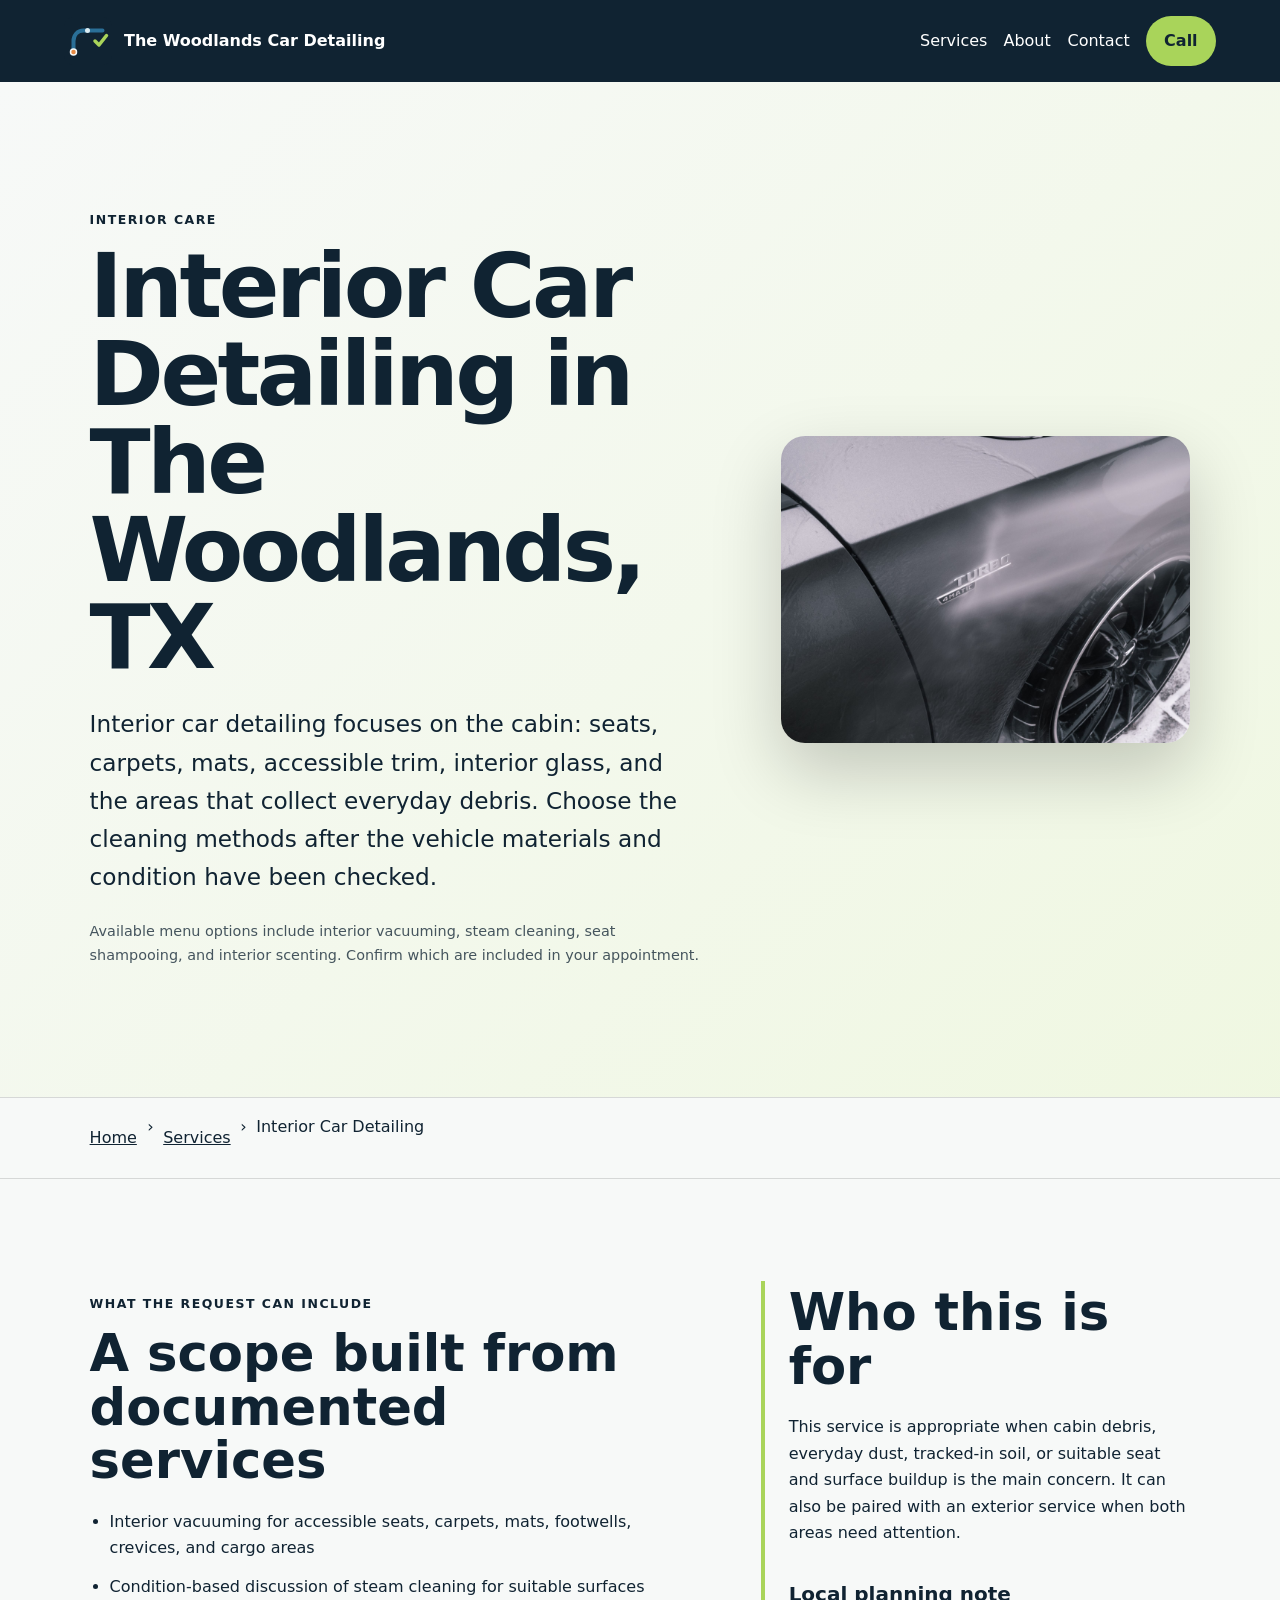
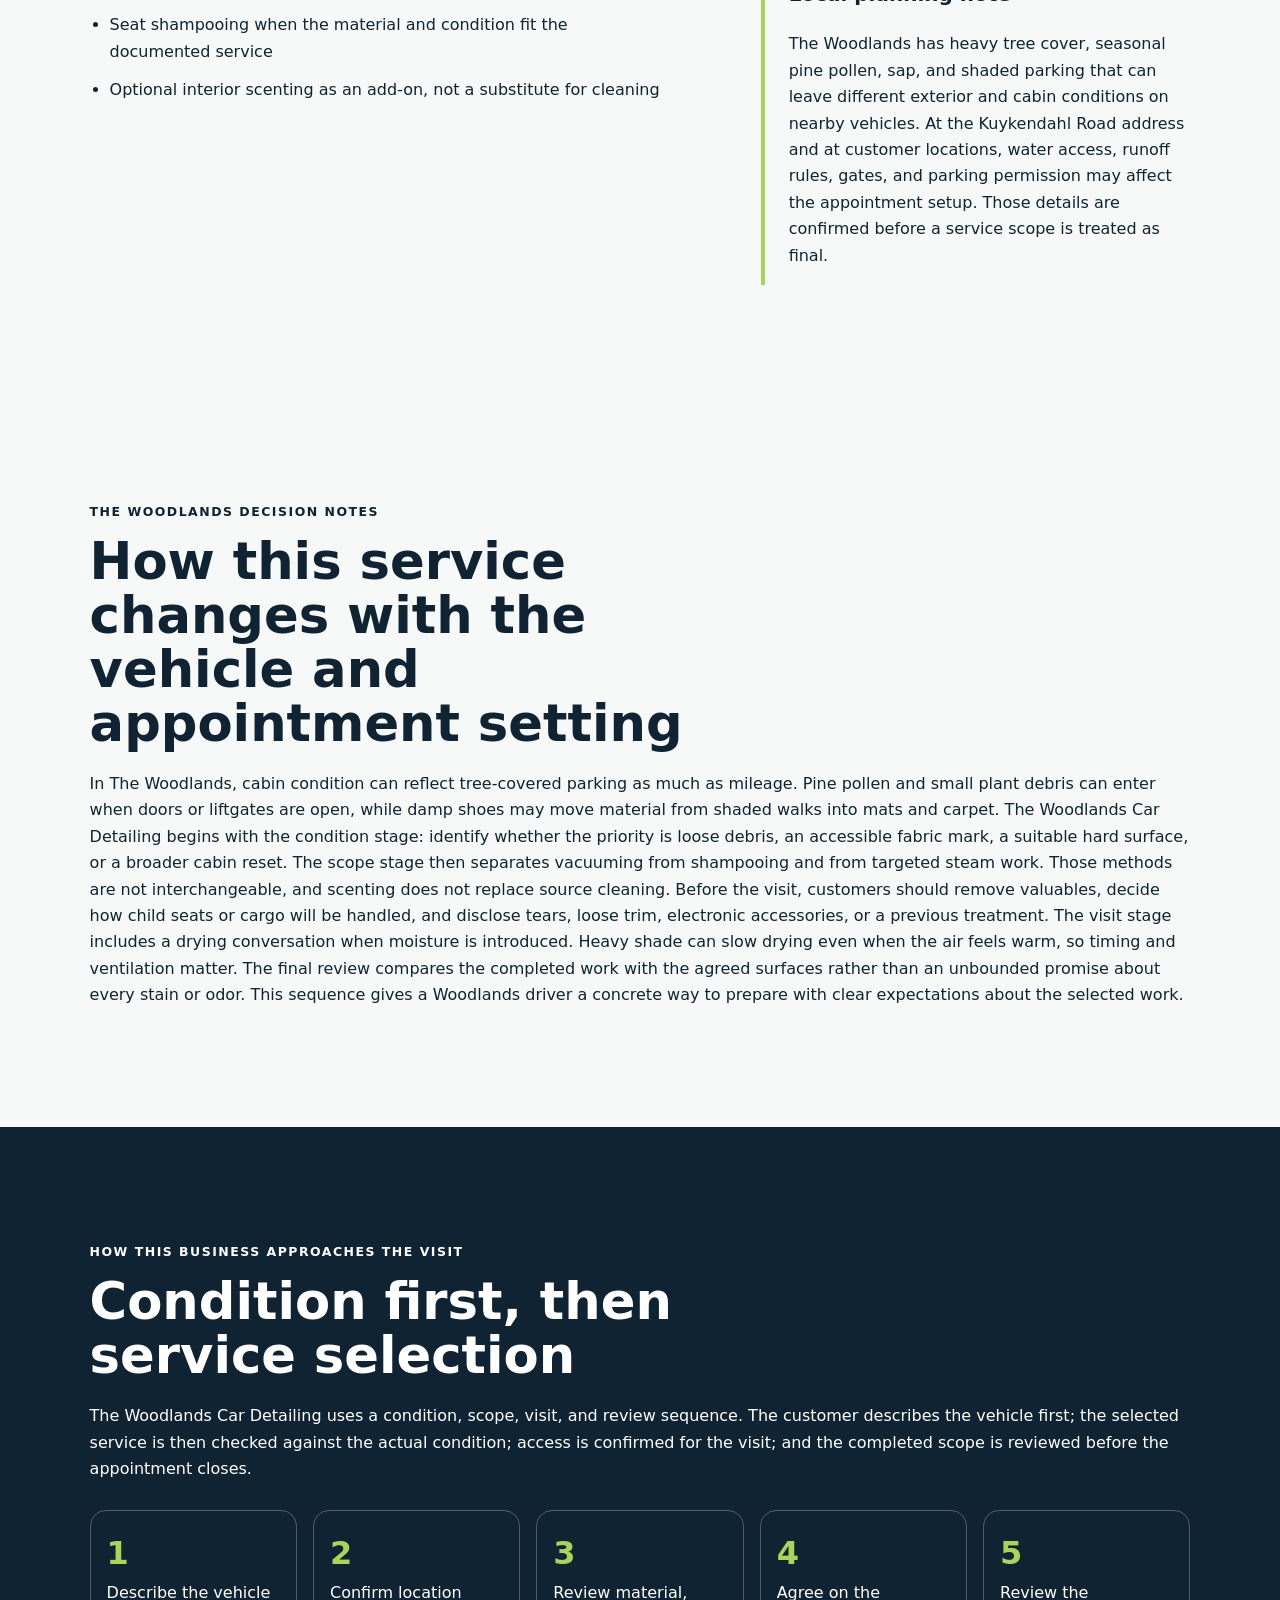
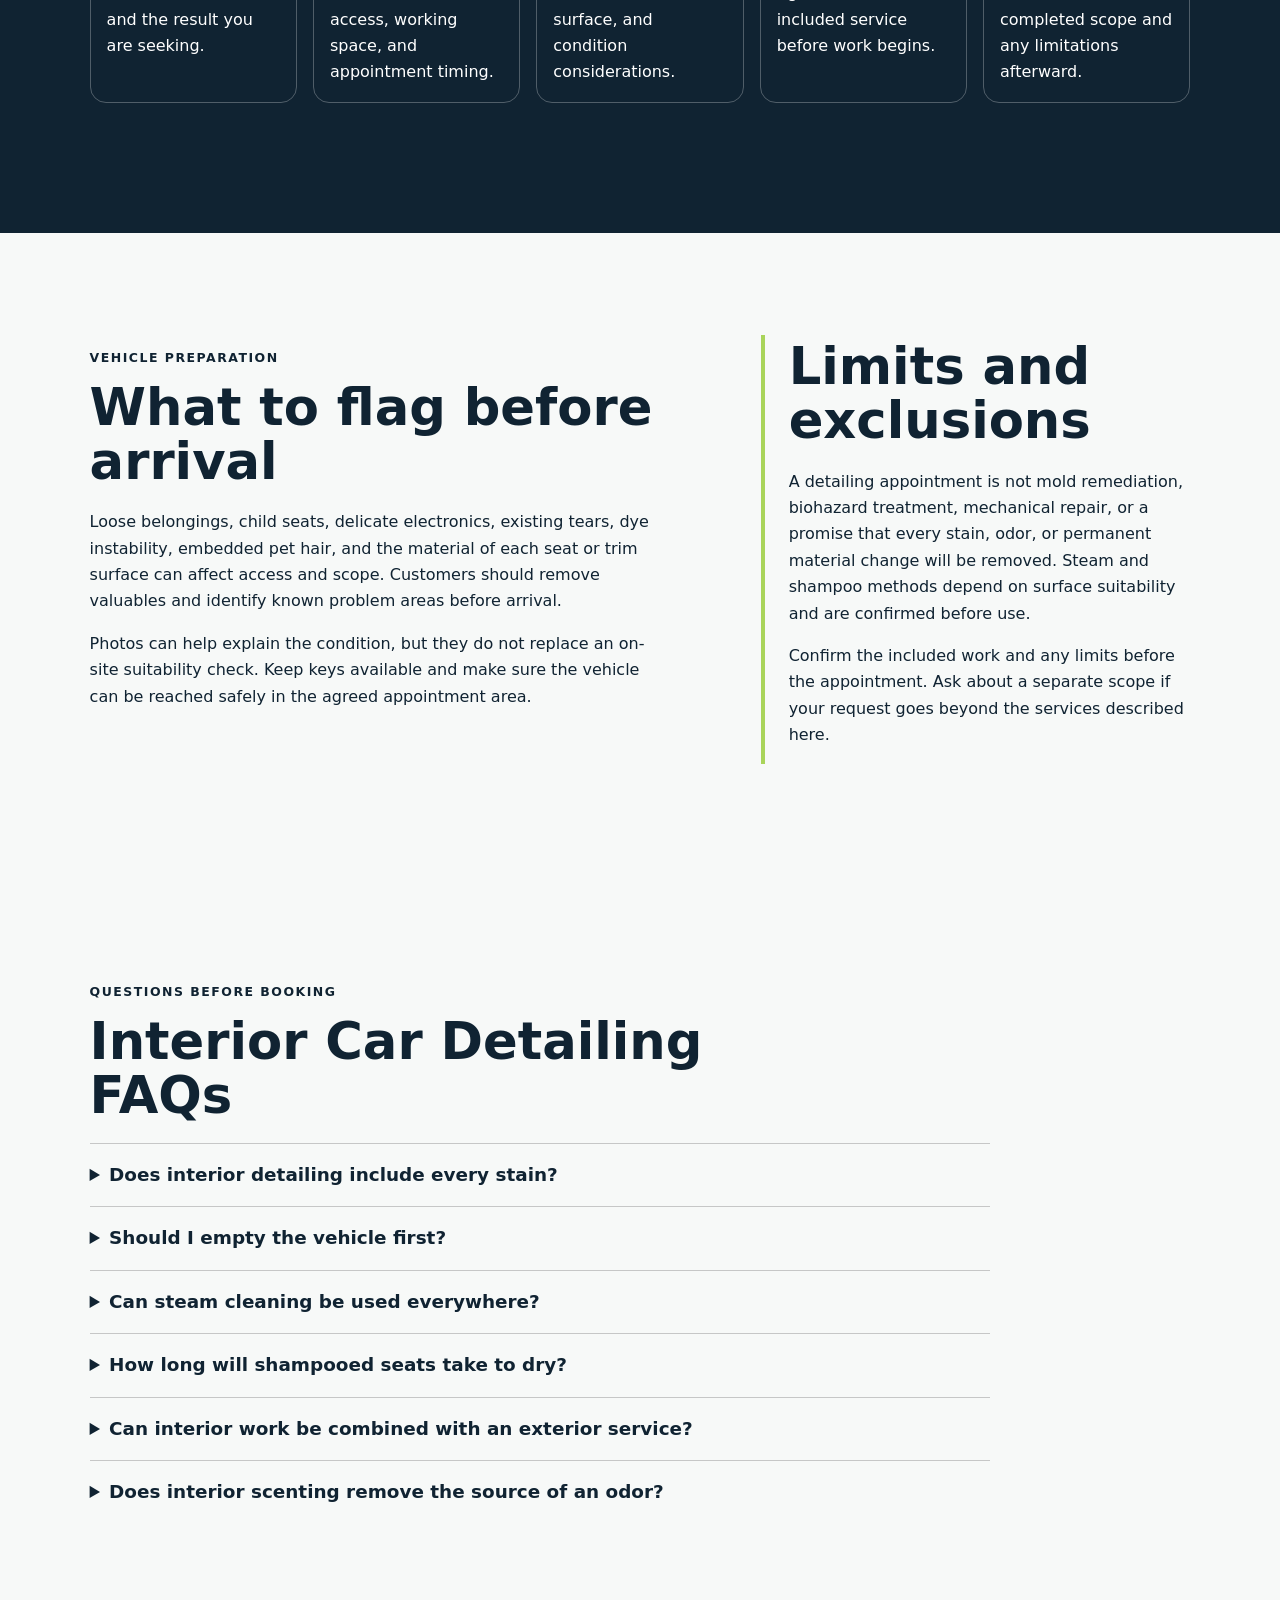
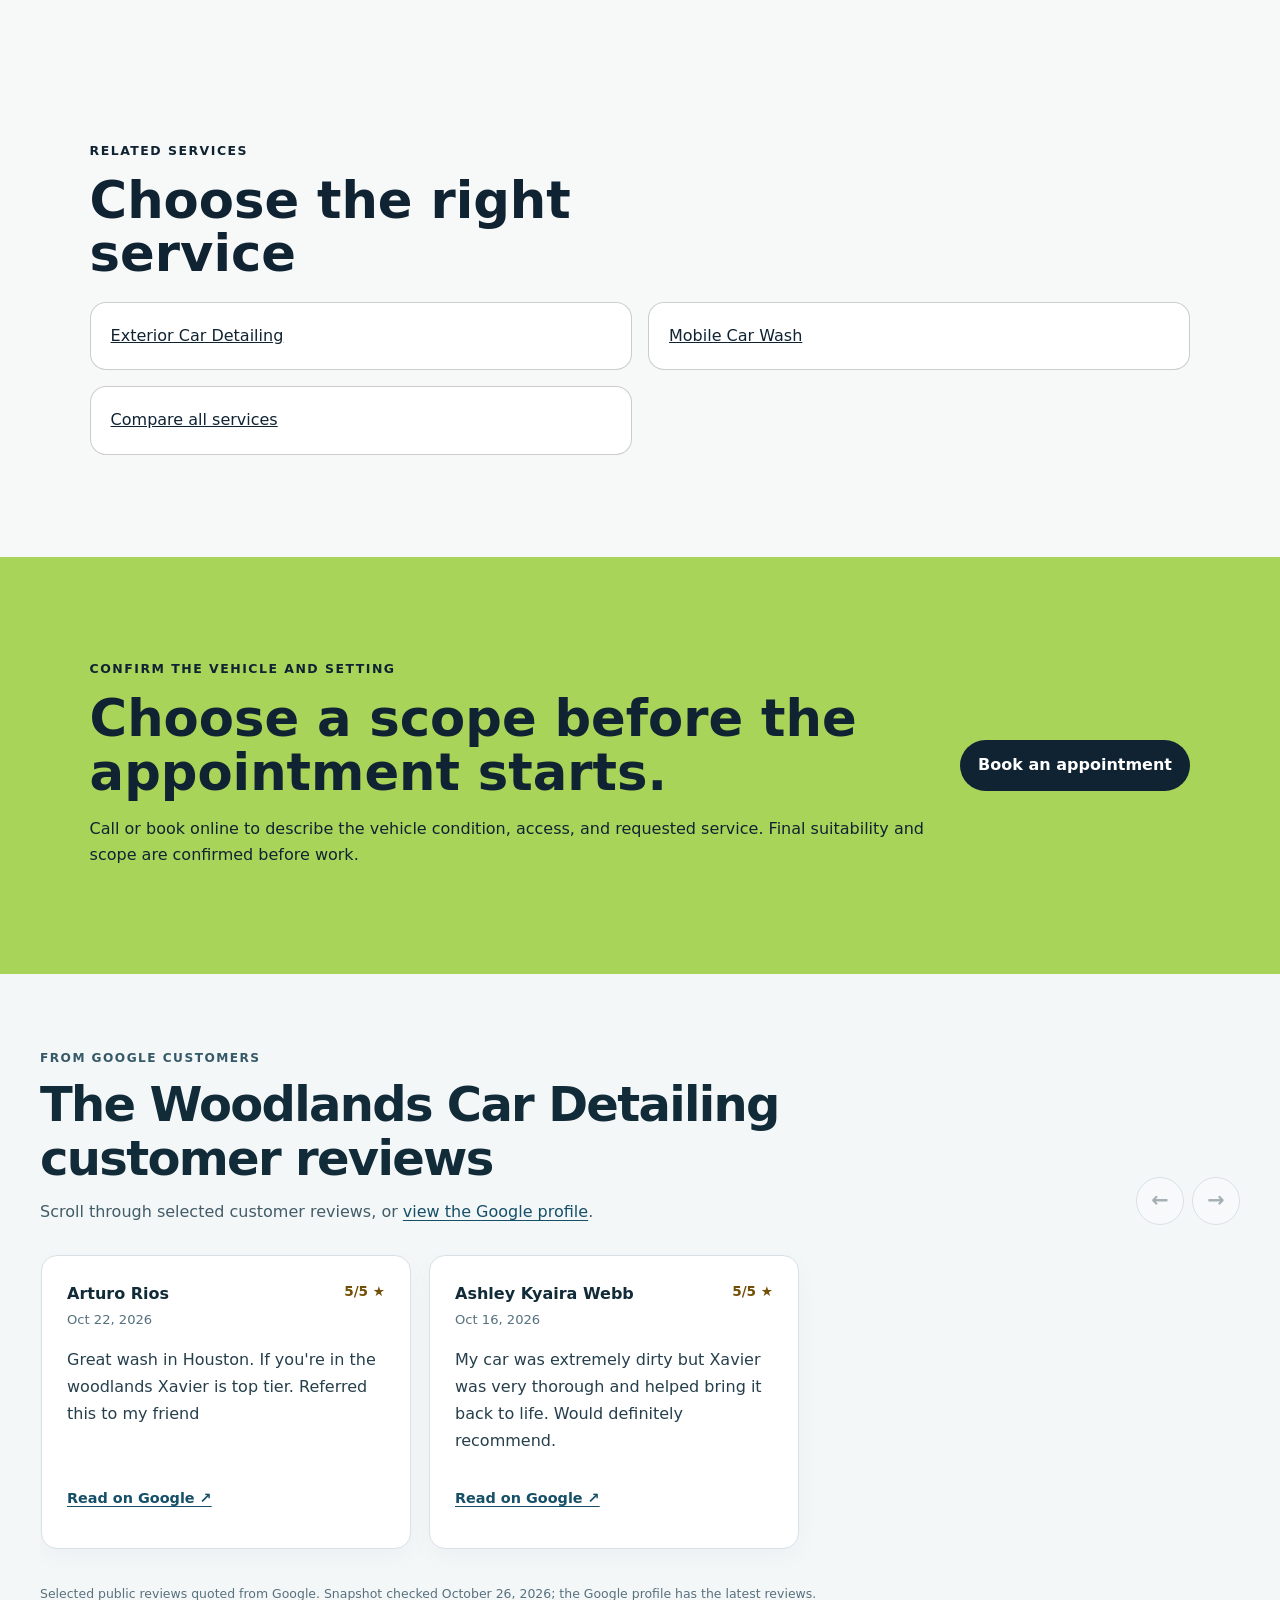
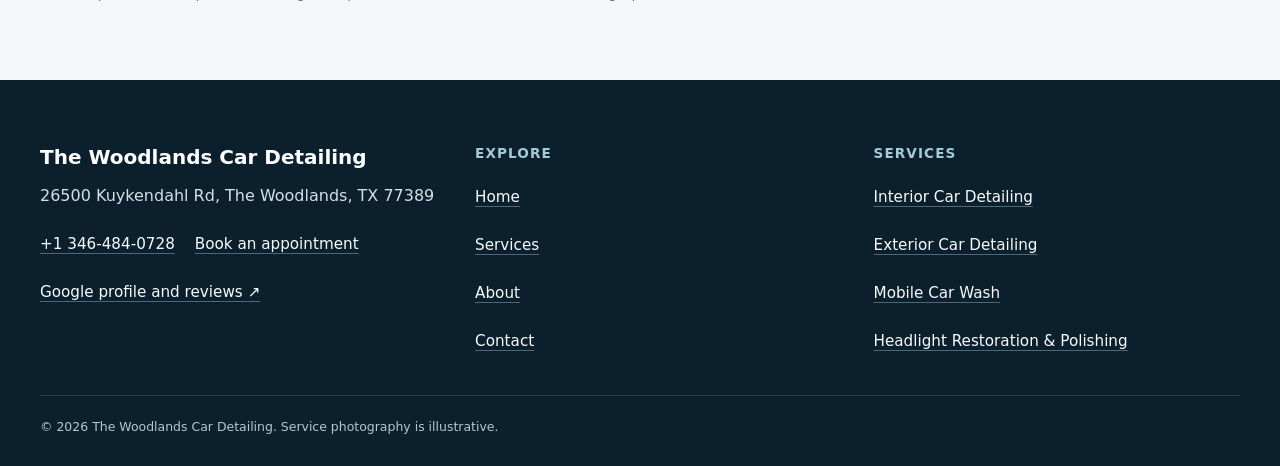
<file: services/interior-car-detailing/index.html>
<!doctype html>
<html lang="en"><head>
  <meta charset="utf-8"><meta name="viewport" content="width=device-width,initial-scale=1">
  <title>Interior Car Detailing in The Woodlands, TX | The Woodlands Car Detailing</title>
  <meta name="description" content="Understand interior car detailing from The Woodlands Car Detailing in The Woodlands, including scope, preparation, limitations, and appointment planning.">
  <meta name="robots" content="index, follow, max-image-preview:large, max-snippet:-1">
  <link rel="canonical" href="https://thewoodlandscardetailing.shop/services/interior-car-detailing/">
  <meta property="og:type" content="website"><meta property="og:title" content="Interior Car Detailing in The Woodlands, TX | The Woodlands Car Detailing">
  <meta property="og:description" content="Understand interior car detailing from The Woodlands Car Detailing in The Woodlands, including scope, preparation, limitations, and appointment planning."><meta property="og:url" content="https://thewoodlandscardetailing.shop/services/interior-car-detailing/">
  <meta property="og:image" content="https://thewoodlandscardetailing.shop/assets/service-foam.jpg"><meta name="twitter:card" content="summary_large_image">
  <link rel="icon" href="/assets/favicon.svg"><link rel="stylesheet" href="/seo-pages.css"><script type="application/ld+json">{
  "@context": "https://schema.org",
  "@graph": [
    {
      "@type": "BreadcrumbList",
      "@id": "https://thewoodlandscardetailing.shop/services/interior-car-detailing/#breadcrumb",
      "itemListElement": [
        {
          "@type": "ListItem",
          "position": 1,
          "name": "Home",
          "item": "https://thewoodlandscardetailing.shop/"
        },
        {
          "@type": "ListItem",
          "position": 2,
          "name": "Services",
          "item": "https://thewoodlandscardetailing.shop/services/"
        },
        {
          "@type": "ListItem",
          "position": 3,
          "name": "Interior Car Detailing",
          "item": "https://thewoodlandscardetailing.shop/services/interior-car-detailing/"
        }
      ]
    },
    {
      "@type": "WebPage",
      "@id": "https://thewoodlandscardetailing.shop/services/interior-car-detailing/#webpage",
      "url": "https://thewoodlandscardetailing.shop/services/interior-car-detailing/",
      "name": "Interior Car Detailing in The Woodlands, TX | The Woodlands Car Detailing",
      "description": "Understand interior car detailing from The Woodlands Car Detailing in The Woodlands, including scope, preparation, limitations, and appointment planning.",
      "breadcrumb": {
        "@id": "https://thewoodlandscardetailing.shop/services/interior-car-detailing/#breadcrumb"
      },
      "isPartOf": {
        "@id": "https://thewoodlandscardetailing.shop/#website"
      },
      "about": {
        "@id": "https://thewoodlandscardetailing.shop/#business"
      }
    },
    {
      "@type": "Service",
      "@id": "https://thewoodlandscardetailing.shop/services/interior-car-detailing/#service",
      "name": "Interior Car Detailing",
      "serviceType": "interior car detailing",
      "url": "https://thewoodlandscardetailing.shop/services/interior-car-detailing/",
      "description": "Interior car detailing focuses on the cabin: visible debris, carpets, floor mats, seats, footwells, crevices, cargo areas, and suitable high-use surfaces.",
      "provider": {
        "@id": "https://thewoodlandscardetailing.shop/#business"
      },
      "areaServed": {
        "@type": "City",
        "name": "The Woodlands"
      }
    },
    {
      "@type": "ImageObject",
      "@id": "https://thewoodlandscardetailing.shop/services/interior-car-detailing/#primaryimage",
      "contentUrl": "https://thewoodlandscardetailing.shop/assets/service-foam.jpg",
      "caption": "Illustrative vehicle detailing image for The Woodlands Car Detailing",
      "representativeOfPage": true
    }
  ]
}</script>
<link rel="stylesheet" href="/portfolio-components.css">
</head><body style="--pilot-accent:#a9d45a;--pilot-dark:#102332;--pilot-paper:#f7f9f8">
<a class="skip-link" href="#content">Skip to content</a>
<header class="pilot-header"><a class="pilot-brand" href="/"><img src="/assets/logo.svg" width="48" height="48" alt=""><span>The Woodlands Car Detailing</span></a>
<nav aria-label="Primary navigation"><a href="/services/">Services</a><a href="/about/">About</a><a href="/contact/">Contact</a><a class="pilot-call" href="tel:+13464840728">Call</a></nav></header>
<main id="content"><section class="pilot-hero"><div><p class="eyebrow">Interior care</p><h1>Interior Car Detailing in The Woodlands, TX</h1><p class="pilot-answer">Interior car detailing focuses on the cabin: seats, carpets, mats, accessible trim, interior glass, and the areas that collect everyday debris. Choose the cleaning methods after the vehicle materials and condition have been checked.</p><p class="pilot-proof">Available menu options include interior vacuuming, steam cleaning, seat shampooing, and interior scenting. Confirm which are included in your appointment.</p></div><img alt="Illustrative vehicle detailing image for The Woodlands Car Detailing" fetchpriority="high" height="720" src="/assets/service-foam.jpg" width="960"/></section>
<nav aria-label="Breadcrumb" class="breadcrumbs"><a href="/">Home</a><span>›</span><a href="/services/">Services</a><span>›</span><span>Interior Car Detailing</span></nav>
<section class="pilot-section pilot-grid"><div><p class="eyebrow">What the request can include</p><h2>A scope built from documented services</h2><ul class="checklist"><li>Interior vacuuming for accessible seats, carpets, mats, footwells, crevices, and cargo areas</li><li>Condition-based discussion of steam cleaning for suitable surfaces</li><li>Seat shampooing when the material and condition fit the documented service</li><li>Optional interior scenting as an add-on, not a substitute for cleaning</li></ul></div><aside><h2>Who this is for</h2><p>This service is appropriate when cabin debris, everyday dust, tracked-in soil, or suitable seat and surface buildup is the main concern. It can also be paired with an exterior service when both areas need attention.</p><h3>Local planning note</h3><p>The Woodlands has heavy tree cover, seasonal pine pollen, sap, and shaded parking that can leave different exterior and cabin conditions on nearby vehicles. At the Kuykendahl Road address and at customer locations, water access, runoff rules, gates, and parking permission may affect the appointment setup. Those details are confirmed before a service scope is treated as final.</p></aside></section>
<section class="pilot-section local-decision"><p class="eyebrow">The Woodlands decision notes</p><h2>How this service changes with the vehicle and appointment setting</h2><p>In The Woodlands, cabin condition can reflect tree-covered parking as much as mileage. Pine pollen and small plant debris can enter when doors or liftgates are open, while damp shoes may move material from shaded walks into mats and carpet. The Woodlands Car Detailing begins with the condition stage: identify whether the priority is loose debris, an accessible fabric mark, a suitable hard surface, or a broader cabin reset. The scope stage then separates vacuuming from shampooing and from targeted steam work. Those methods are not interchangeable, and scenting does not replace source cleaning. Before the visit, customers should remove valuables, decide how child seats or cargo will be handled, and disclose tears, loose trim, electronic accessories, or a previous treatment. The visit stage includes a drying conversation when moisture is introduced. Heavy shade can slow drying even when the air feels warm, so timing and ventilation matter. The final review compares the completed work with the agreed surfaces rather than an unbounded promise about every stain or odor. This sequence gives a Woodlands driver a concrete way to prepare with clear expectations about the selected work.</p></section>
<section class="pilot-section tone"><p class="eyebrow">How this business approaches the visit</p><h2>Condition first, then service selection</h2><p>The Woodlands Car Detailing uses a condition, scope, visit, and review sequence. The customer describes the vehicle first; the selected service is then checked against the actual condition; access is confirmed for the visit; and the completed scope is reviewed before the appointment closes.</p><ol class="steps"><li>Describe the vehicle and the result you are seeking.</li><li>Confirm location access, working space, and appointment timing.</li><li>Review material, surface, and condition considerations.</li><li>Agree on the included service before work begins.</li><li>Review the completed scope and any limitations afterward.</li></ol></section>
<section class="pilot-section pilot-grid"><div><p class="eyebrow">Vehicle preparation</p><h2>What to flag before arrival</h2><p>Loose belongings, child seats, delicate electronics, existing tears, dye instability, embedded pet hair, and the material of each seat or trim surface can affect access and scope. Customers should remove valuables and identify known problem areas before arrival.</p><p>Photos can help explain the condition, but they do not replace an on-site suitability check. Keep keys available and make sure the vehicle can be reached safely in the agreed appointment area.</p></div><aside><h2>Limits and exclusions</h2><p>A detailing appointment is not mold remediation, biohazard treatment, mechanical repair, or a promise that every stain, odor, or permanent material change will be removed. Steam and shampoo methods depend on surface suitability and are confirmed before use.</p><p>Confirm the included work and any limits before the appointment. Ask about a separate scope if your request goes beyond the services described here.</p></aside></section>
<section class="pilot-section"><p class="eyebrow">Questions before booking</p><h2>Interior Car Detailing FAQs</h2><div class="faq-list"><details><summary>Does interior detailing include every stain?</summary><p>No. Stain response depends on the material, age, prior treatment, and depth of the mark. The vehicle is assessed before a result is represented.</p></details><details><summary>Should I empty the vehicle first?</summary><p>Remove valuables and as many personal items as practical. That improves access and keeps the requested scope clear.</p></details><details><summary>Can steam cleaning be used everywhere?</summary><p>No. Steam is considered only for suitable surfaces and conditions; scope is confirmed at the appointment.</p></details><details><summary>How long will shampooed seats take to dry?</summary><p>There is no single drying time for every vehicle. The treatment, material, airflow, and appointment conditions matter. Explain when the vehicle must return to use and confirm drying expectations before booking.</p></details><details><summary>Can interior work be combined with an exterior service?</summary><p>Interior and exterior services are both on the menu. Ask for a combined quote and confirm the included work rather than assuming an exterior wash is part of every interior appointment.</p></details><details><summary>Does interior scenting remove the source of an odor?</summary><p>A fragrance can change how the cabin smells, but it is not evidence that the source was removed. Describe the odor and its history so cleaning and any limits can be discussed first.</p></details></div></section>
<section class="pilot-section related"><p class="eyebrow">Related services</p><h2>Choose the right service</h2><div class="related-links"><a href="/services/exterior-car-detailing/">Exterior Car Detailing</a><a href="/services/mobile-car-wash/">Mobile Car Wash</a><a href="/services/">Compare all services</a></div></section>
<section class="pilot-cta"><div><p class="eyebrow">Confirm the vehicle and setting</p><h2>Choose a scope before the appointment starts.</h2><p>Call or book online to describe the vehicle condition, access, and requested service. Final suitability and scope are confirmed before work.</p></div><a class="pilot-button" href="https://cal.com/sumitdatta/auto-detail-service">Book an appointment</a></section>
<!-- PORTFOLIO-REVIEWS:START --><section class="portfolio-reviews" aria-labelledby="portfolio-reviews-title"><div class="portfolio-reviews__heading"><div><p class="portfolio-reviews__kicker">From Google customers</p><h2 id="portfolio-reviews-title">The Woodlands Car Detailing customer reviews</h2><p class="portfolio-reviews__intro">Scroll through selected customer reviews, or <a href="https://www.google.com/maps?cid=17974820906461714589" target="_blank" rel="noopener noreferrer">view the Google profile</a>.</p></div><div class="portfolio-reviews__controls"><button type="button" data-reviews-prev aria-label="Previous reviews">←</button><button type="button" data-reviews-next aria-label="Next reviews">→</button></div></div><div class="portfolio-reviews__track" role="region" aria-label="Scrollable customer reviews" tabindex="0"><article class="portfolio-review"><div class="portfolio-review__meta"><div><span class="portfolio-review__author">Arturo Rios</span><time datetime="2026-10-22">Oct 22, 2026</time></div><span class="portfolio-review__rating" aria-label="5 out of 5 stars">5/5 ★</span></div><blockquote><p>Great wash in Houston. If you&#x27;re in the woodlands Xavier is top tier. Referred this to my friend</p></blockquote><a class="portfolio-review__source" href="https://www.google.com/maps/reviews/data=!4m8!14m7!1m6!2m5!1sCi9DQUlRQUNvZENodHljRjlvT21VMmFGVXpRa0owYkcxQkxVSjRZbXBJVjNOWlNYYxAB!2m1!1s0x0:0xf973646136ea589d!3m1!1s2@1:CAIQACodChtycF9oOmU2aFUzQkJ0bG1BLUJ4YmpIV3NZSXc%7C%7C?hl=en-US" target="_blank" rel="noopener noreferrer">Read on Google ↗</a></article><article class="portfolio-review"><div class="portfolio-review__meta"><div><span class="portfolio-review__author">Ashley Kyaira Webb</span><time datetime="2026-10-16">Oct 16, 2026</time></div><span class="portfolio-review__rating" aria-label="5 out of 5 stars">5/5 ★</span></div><blockquote><p>My car was extremely dirty but Xavier was very thorough and helped bring it back to life. Would definitely recommend.</p></blockquote><a class="portfolio-review__source" href="https://www.google.com/maps/reviews/data=!4m8!14m7!1m6!2m5!1sCi9DQUlRQUNvZENodHljRjlvT25oUlkwWm9ZM0ZQWDJ0YWJHOTNUMjF5YVVaMVRGRRAB!2m1!1s0x0:0xf973646136ea589d!3m1!1s2@1:CAIQACodChtycF9oOnhRY0ZoY3FPX2tabG93T21yaUZ1TFE%7C%7C?hl=en-US" target="_blank" rel="noopener noreferrer">Read on Google ↗</a></article></div><p class="portfolio-reviews__note">Selected public reviews quoted from Google. Snapshot checked <time datetime="2026-10-26">October 26, 2026</time>; the Google profile has the latest reviews.</p></section><!-- PORTFOLIO-REVIEWS:END -->
</main><footer class="portfolio-footer"><div class="portfolio-footer__grid"><div><strong class="portfolio-footer__name">The Woodlands Car Detailing</strong><address>26500 Kuykendahl Rd, The Woodlands, TX 77389</address><div class="portfolio-footer__contact"><a href="tel:+13464840728">+1 346-484-0728</a><a href="https://cal.com/sumitdatta/auto-detail-service">Book an appointment</a></div><a href="https://www.google.com/maps?cid=17974820906461714589" target="_blank" rel="noopener noreferrer">Google profile and reviews ↗</a></div><div><h2>Explore</h2><nav aria-label="Footer navigation"><a href="/">Home</a><a href="/services/">Services</a><a href="/about/">About</a><a href="/contact/">Contact</a></nav></div><div><h2>Services</h2><nav aria-label="Service pages"><a href="/services/interior-car-detailing/">Interior Car Detailing</a><a href="/services/exterior-car-detailing/">Exterior Car Detailing</a><a href="/services/mobile-car-wash/">Mobile Car Wash</a><a href="/services/headlight-restoration/">Headlight Restoration &amp; Polishing</a></nav></div></div><p class="portfolio-footer__bottom">© <span id="year">2026</span> The Woodlands Car Detailing. Service photography is illustrative.</p></footer>
<script src="/portfolio-components.js" defer></script>
</body></html>
</file>
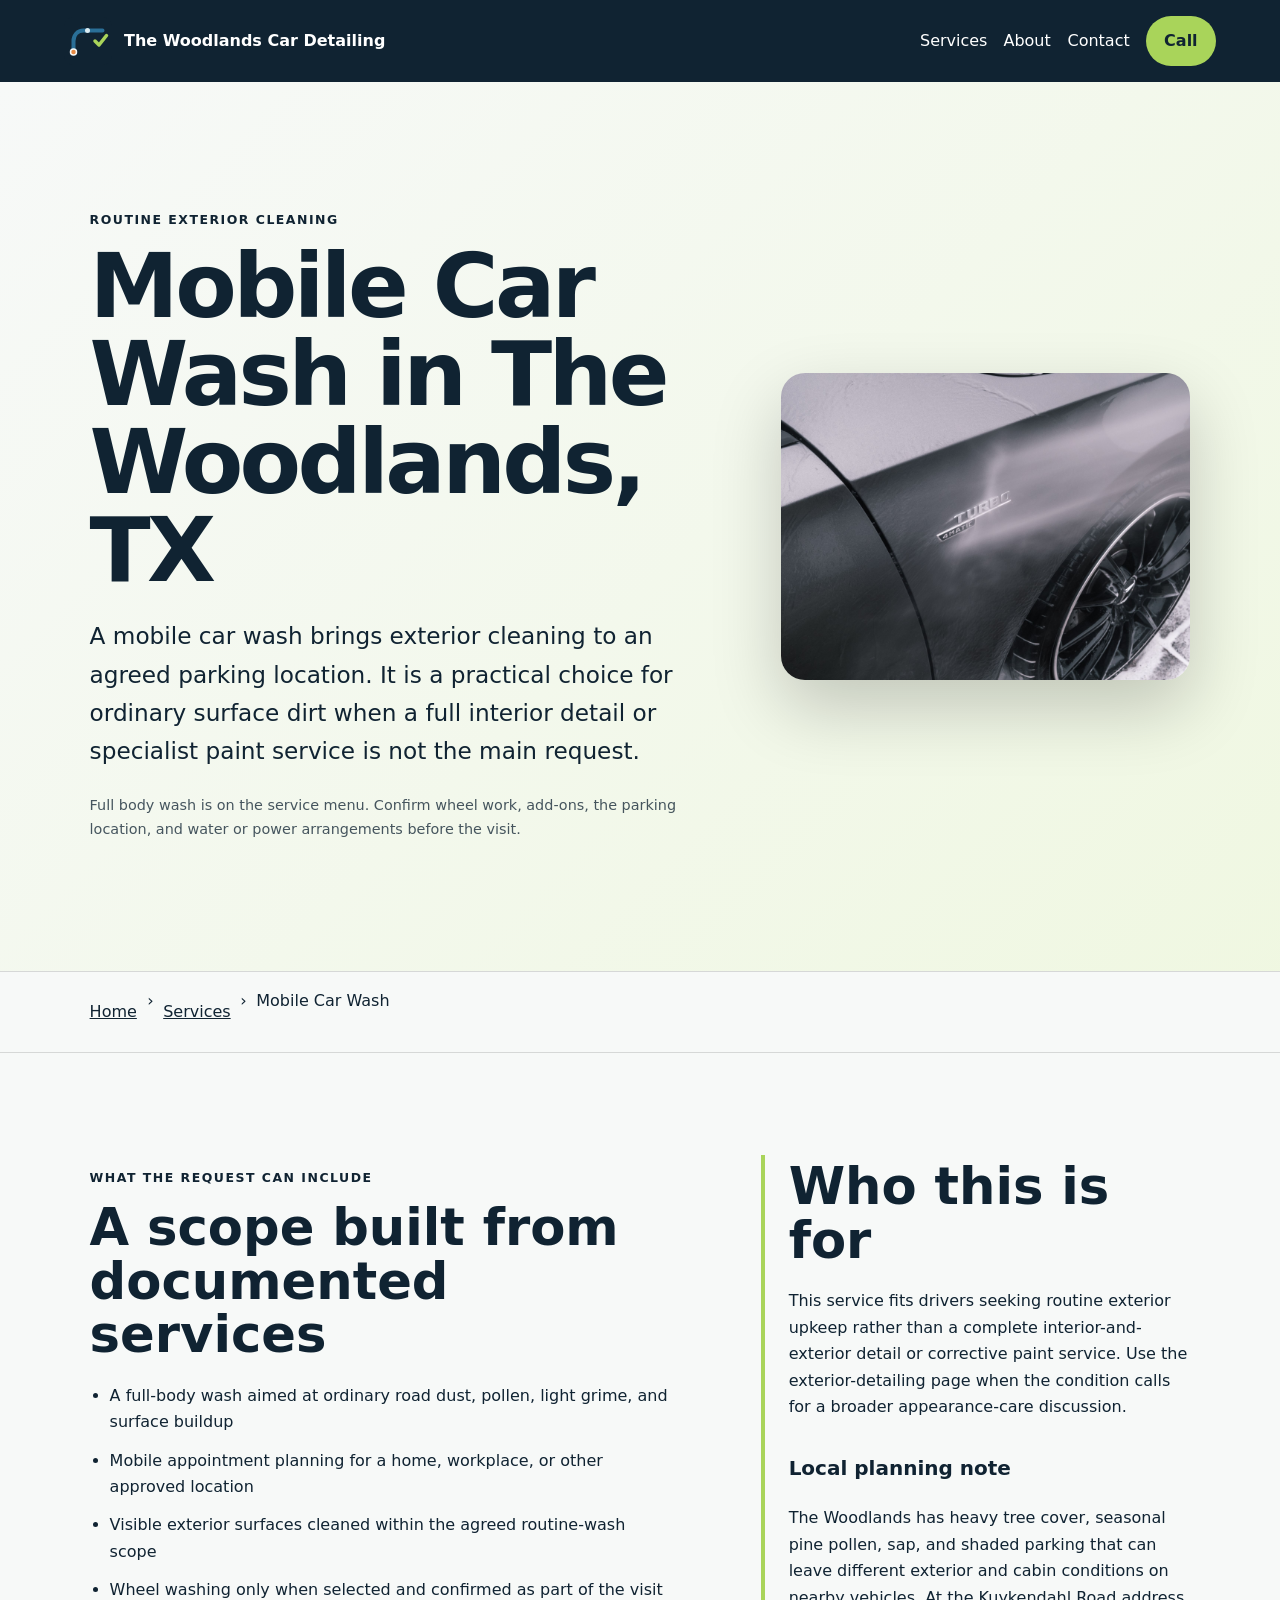
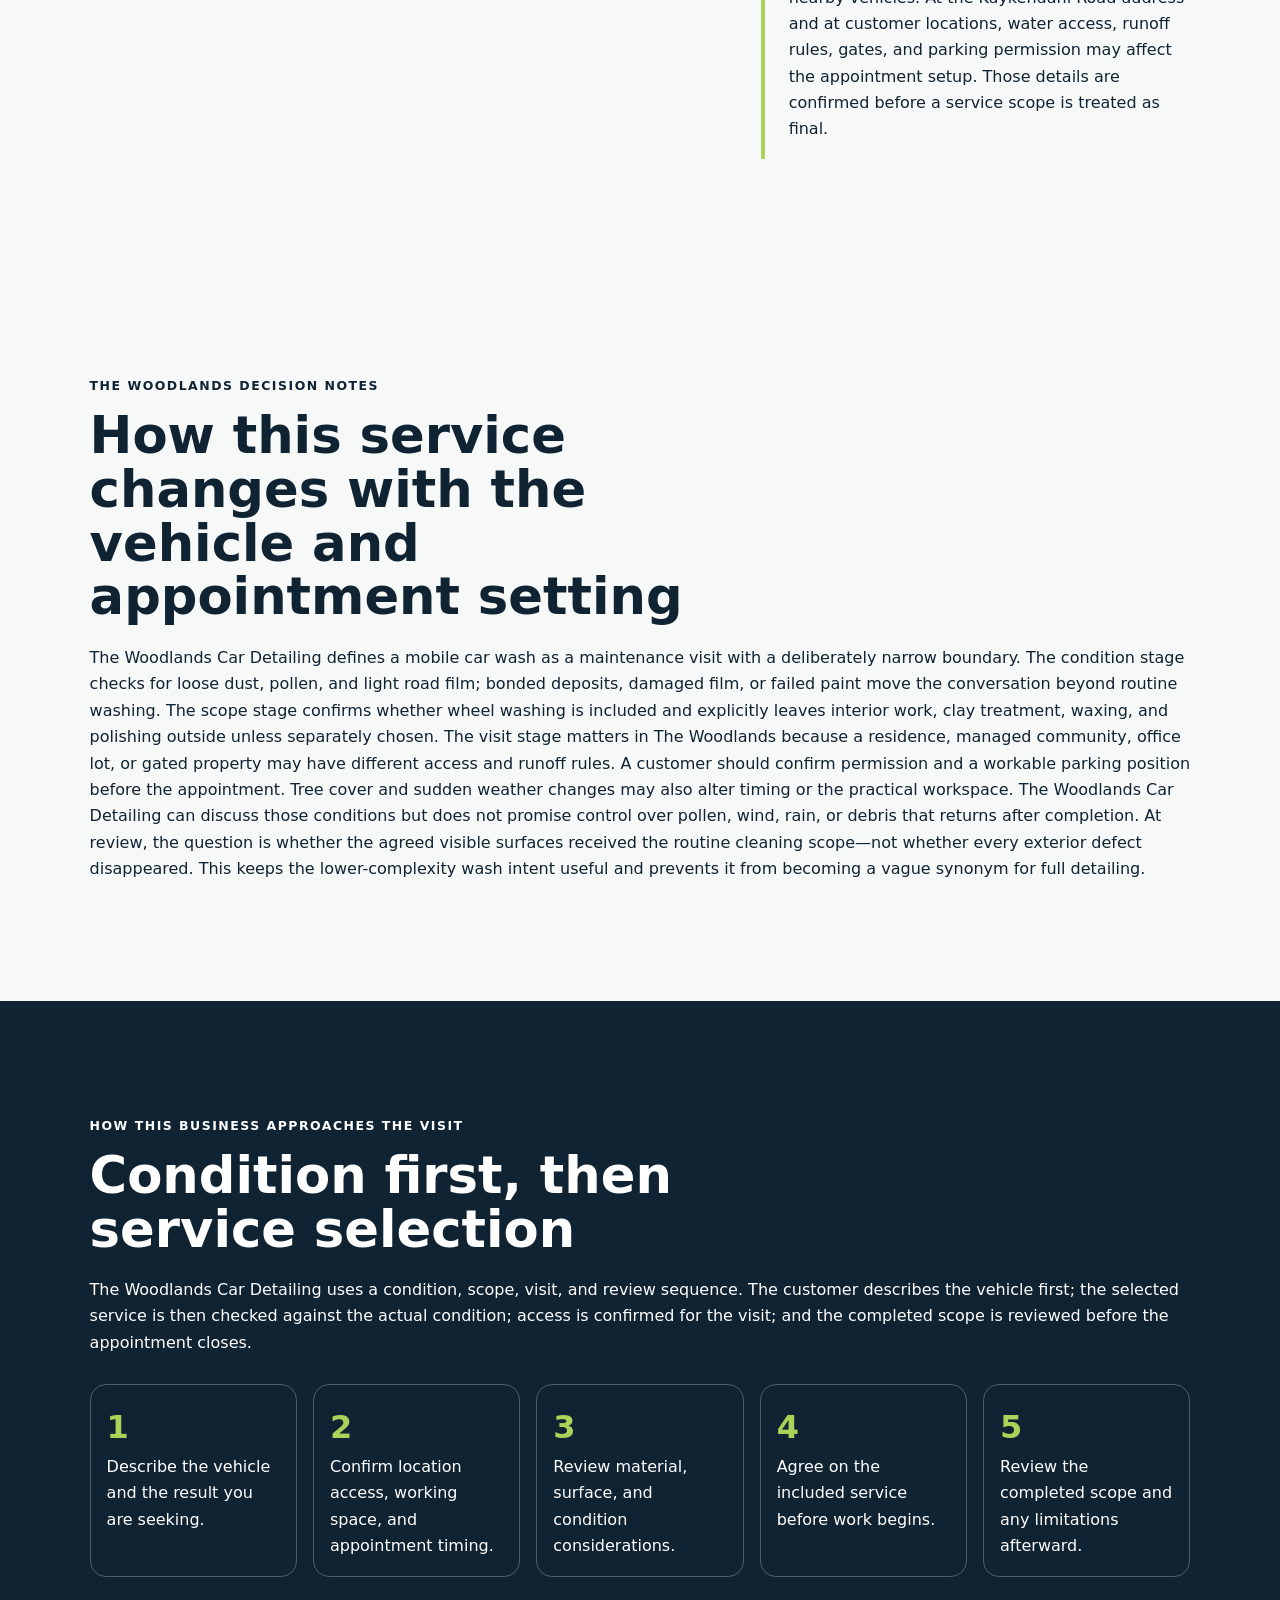
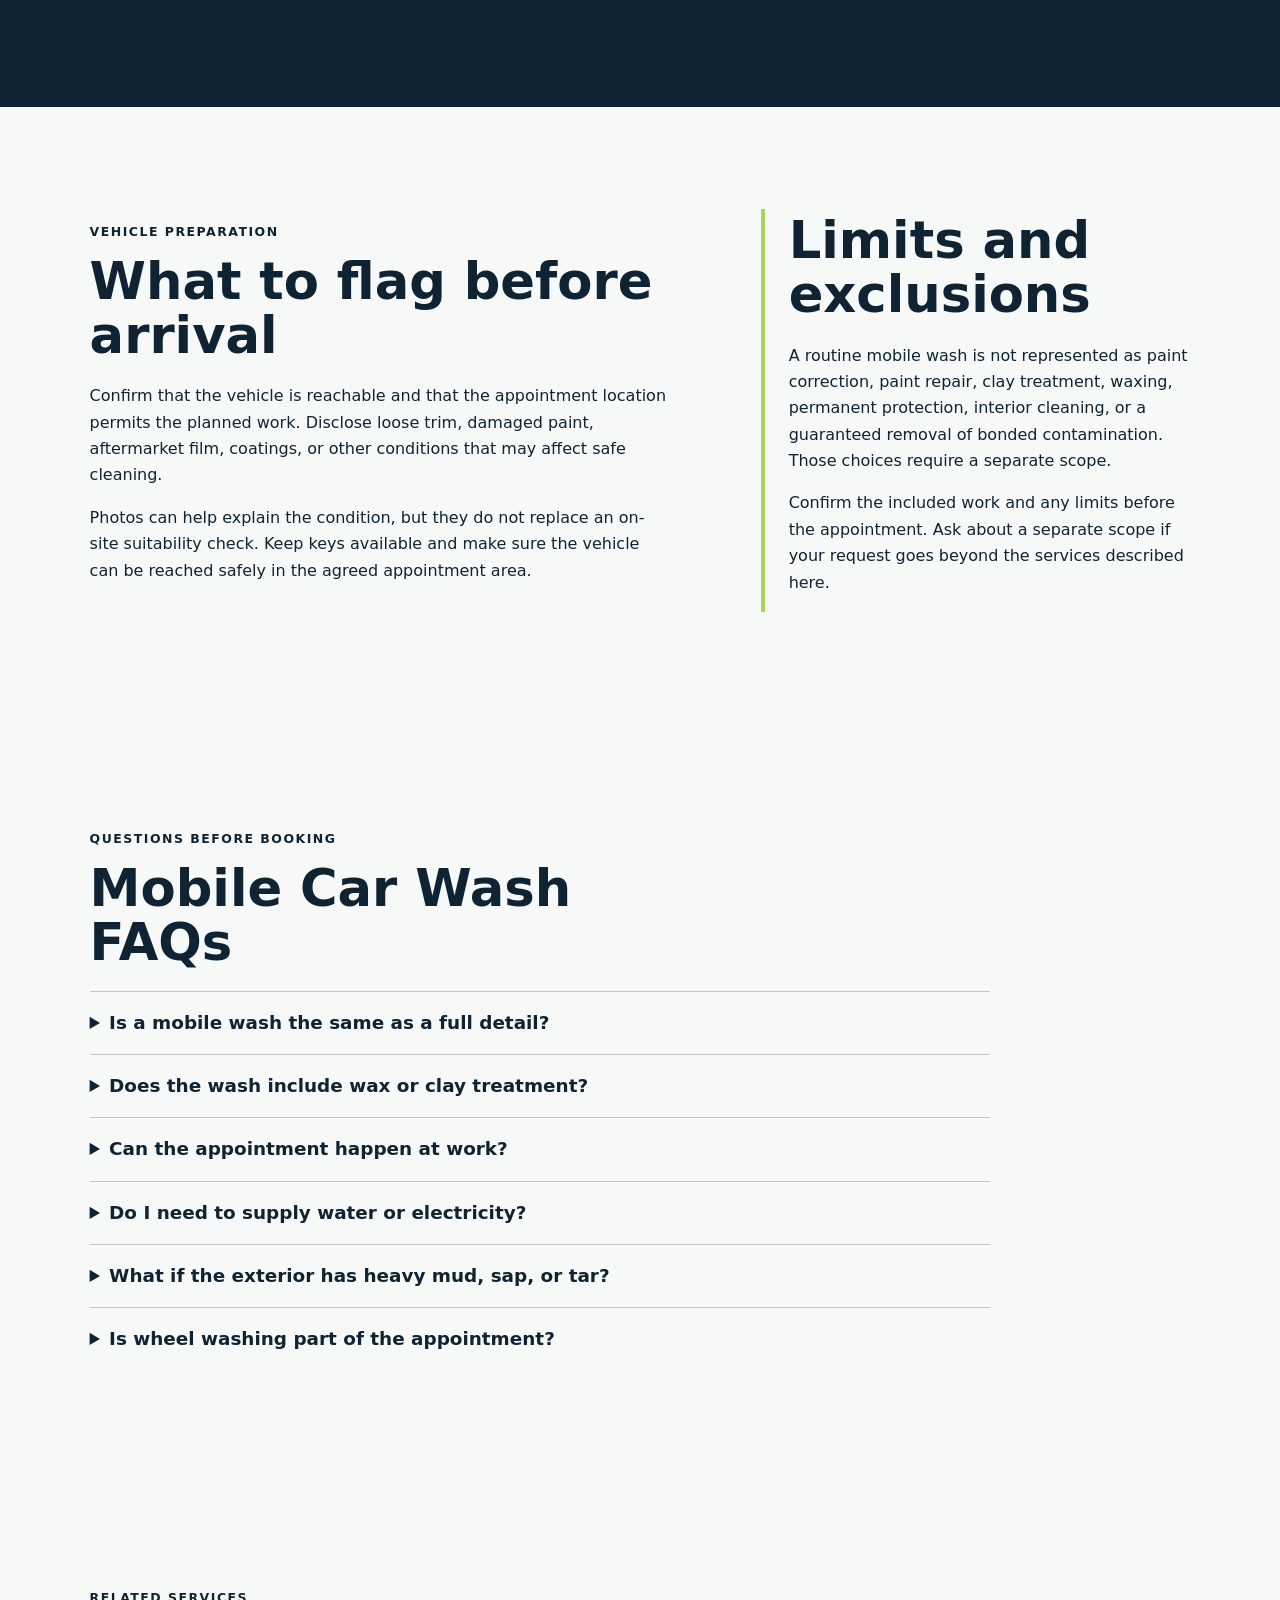
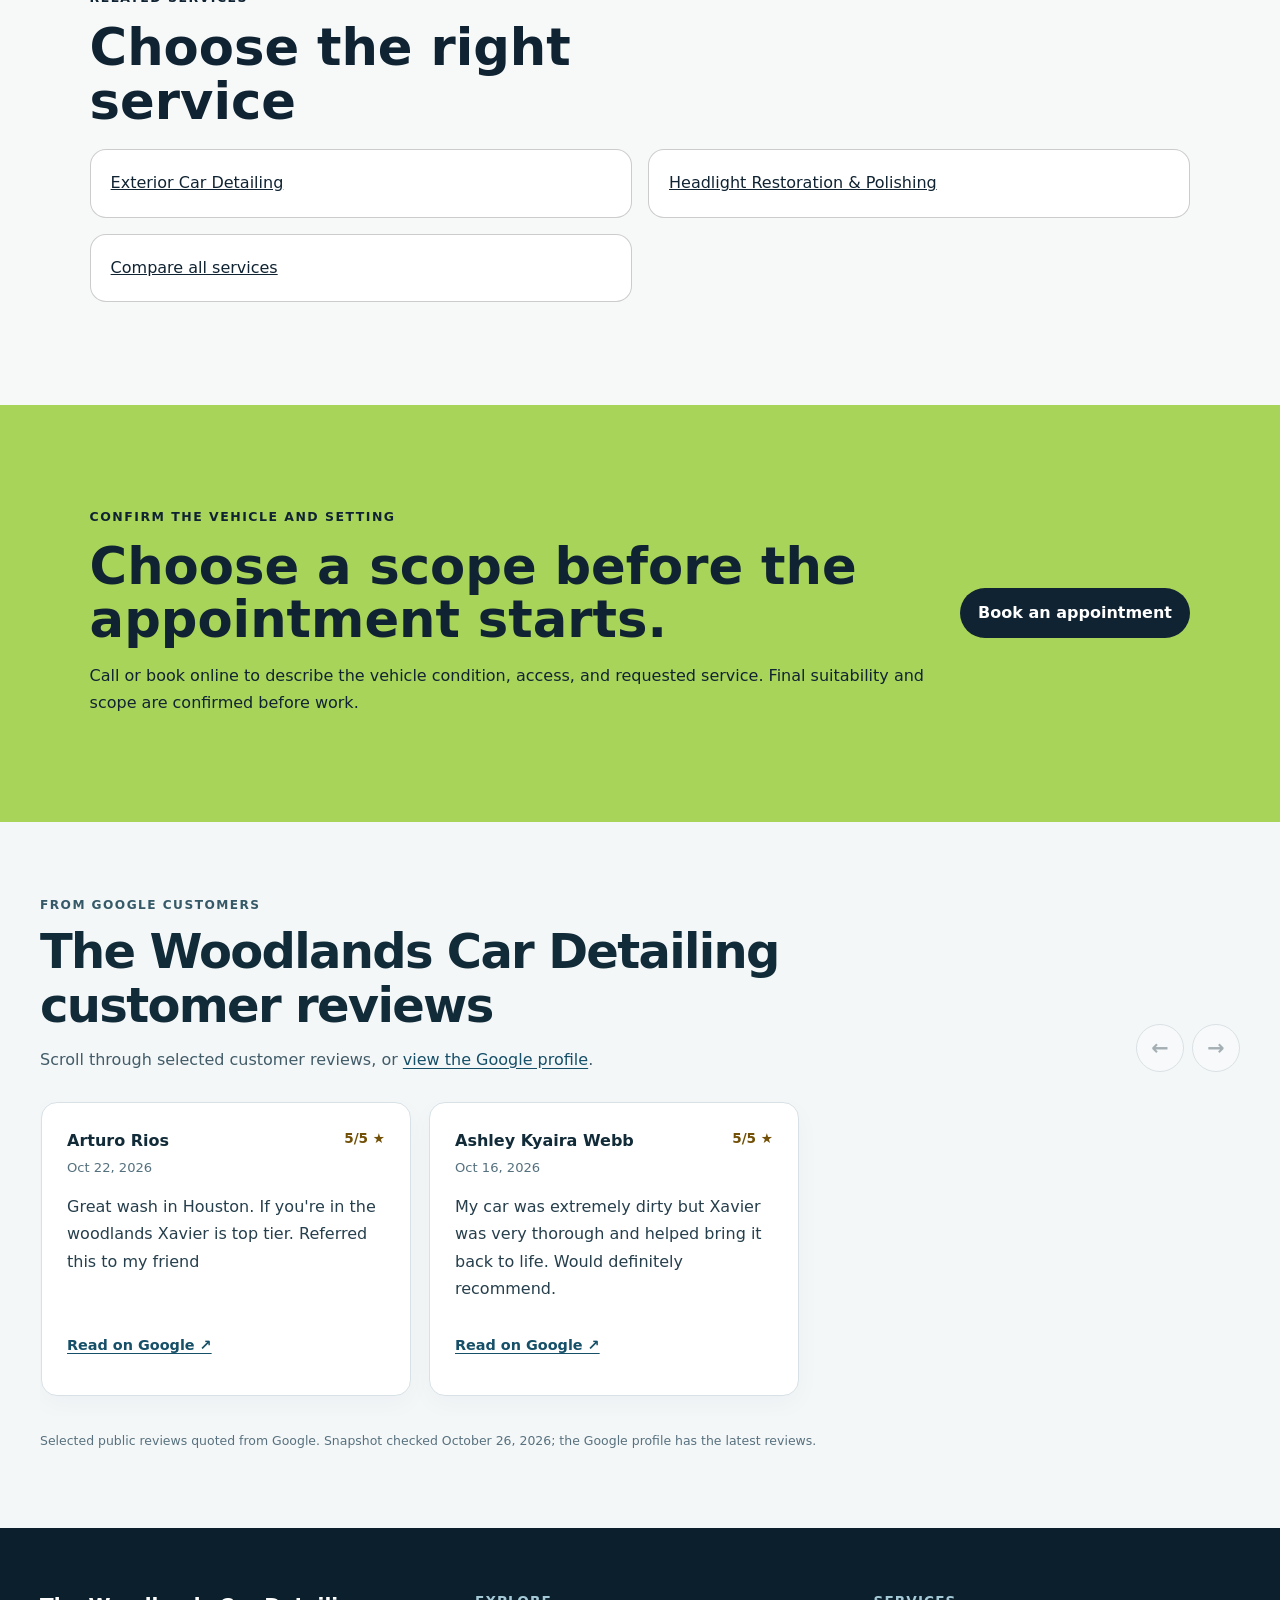
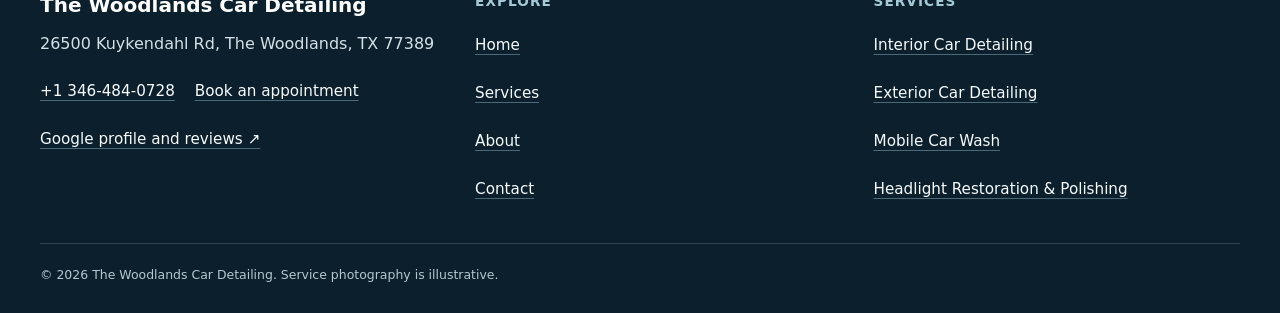
<file: services/mobile-car-wash/index.html>
<!doctype html>
<html lang="en"><head>
  <meta charset="utf-8"><meta name="viewport" content="width=device-width,initial-scale=1">
  <title>Mobile Car Wash in The Woodlands, TX | The Woodlands Car Detailing</title>
  <meta name="description" content="Understand mobile car wash from The Woodlands Car Detailing in The Woodlands, including scope, preparation, limitations, and appointment planning.">
  <meta name="robots" content="index, follow, max-image-preview:large, max-snippet:-1">
  <link rel="canonical" href="https://thewoodlandscardetailing.shop/services/mobile-car-wash/">
  <meta property="og:type" content="website"><meta property="og:title" content="Mobile Car Wash in The Woodlands, TX | The Woodlands Car Detailing">
  <meta property="og:description" content="Understand mobile car wash from The Woodlands Car Detailing in The Woodlands, including scope, preparation, limitations, and appointment planning."><meta property="og:url" content="https://thewoodlandscardetailing.shop/services/mobile-car-wash/">
  <meta property="og:image" content="https://thewoodlandscardetailing.shop/assets/service-foam.jpg"><meta name="twitter:card" content="summary_large_image">
  <link rel="icon" href="/assets/favicon.svg"><link rel="stylesheet" href="/seo-pages.css"><script type="application/ld+json">{
  "@context": "https://schema.org",
  "@graph": [
    {
      "@type": "BreadcrumbList",
      "@id": "https://thewoodlandscardetailing.shop/services/mobile-car-wash/#breadcrumb",
      "itemListElement": [
        {
          "@type": "ListItem",
          "position": 1,
          "name": "Home",
          "item": "https://thewoodlandscardetailing.shop/"
        },
        {
          "@type": "ListItem",
          "position": 2,
          "name": "Services",
          "item": "https://thewoodlandscardetailing.shop/services/"
        },
        {
          "@type": "ListItem",
          "position": 3,
          "name": "Mobile Car Wash",
          "item": "https://thewoodlandscardetailing.shop/services/mobile-car-wash/"
        }
      ]
    },
    {
      "@type": "WebPage",
      "@id": "https://thewoodlandscardetailing.shop/services/mobile-car-wash/#webpage",
      "url": "https://thewoodlandscardetailing.shop/services/mobile-car-wash/",
      "name": "Mobile Car Wash in The Woodlands, TX | The Woodlands Car Detailing",
      "description": "Understand mobile car wash from The Woodlands Car Detailing in The Woodlands, including scope, preparation, limitations, and appointment planning.",
      "breadcrumb": {
        "@id": "https://thewoodlandscardetailing.shop/services/mobile-car-wash/#breadcrumb"
      },
      "isPartOf": {
        "@id": "https://thewoodlandscardetailing.shop/#website"
      },
      "about": {
        "@id": "https://thewoodlandscardetailing.shop/#business"
      }
    },
    {
      "@type": "Service",
      "@id": "https://thewoodlandscardetailing.shop/services/mobile-car-wash/#service",
      "name": "Mobile Car Wash",
      "serviceType": "mobile car wash",
      "url": "https://thewoodlandscardetailing.shop/services/mobile-car-wash/",
      "description": "A mobile car wash is the routine-cleaning option in the documented menu: a full-body wash brought to the agreed location, with wheel washing available when it is included in the appointment.",
      "provider": {
        "@id": "https://thewoodlandscardetailing.shop/#business"
      },
      "areaServed": {
        "@type": "City",
        "name": "The Woodlands"
      }
    },
    {
      "@type": "ImageObject",
      "@id": "https://thewoodlandscardetailing.shop/services/mobile-car-wash/#primaryimage",
      "contentUrl": "https://thewoodlandscardetailing.shop/assets/service-foam.jpg",
      "caption": "Illustrative vehicle detailing image for The Woodlands Car Detailing",
      "representativeOfPage": true
    }
  ]
}</script>
<link rel="stylesheet" href="/portfolio-components.css">
</head><body style="--pilot-accent:#a9d45a;--pilot-dark:#102332;--pilot-paper:#f7f9f8">
<a class="skip-link" href="#content">Skip to content</a>
<header class="pilot-header"><a class="pilot-brand" href="/"><img src="/assets/logo.svg" width="48" height="48" alt=""><span>The Woodlands Car Detailing</span></a>
<nav aria-label="Primary navigation"><a href="/services/">Services</a><a href="/about/">About</a><a href="/contact/">Contact</a><a class="pilot-call" href="tel:+13464840728">Call</a></nav></header>
<main id="content"><section class="pilot-hero"><div><p class="eyebrow">Routine exterior cleaning</p><h1>Mobile Car Wash in The Woodlands, TX</h1><p class="pilot-answer">A mobile car wash brings exterior cleaning to an agreed parking location. It is a practical choice for ordinary surface dirt when a full interior detail or specialist paint service is not the main request.</p><p class="pilot-proof">Full body wash is on the service menu. Confirm wheel work, add-ons, the parking location, and water or power arrangements before the visit.</p></div><img alt="Illustrative vehicle detailing image for The Woodlands Car Detailing" fetchpriority="high" height="720" src="/assets/service-foam.jpg" width="960"/></section>
<nav aria-label="Breadcrumb" class="breadcrumbs"><a href="/">Home</a><span>›</span><a href="/services/">Services</a><span>›</span><span>Mobile Car Wash</span></nav>
<section class="pilot-section pilot-grid"><div><p class="eyebrow">What the request can include</p><h2>A scope built from documented services</h2><ul class="checklist"><li>A full-body wash aimed at ordinary road dust, pollen, light grime, and surface buildup</li><li>Mobile appointment planning for a home, workplace, or other approved location</li><li>Visible exterior surfaces cleaned within the agreed routine-wash scope</li><li>Wheel washing only when selected and confirmed as part of the visit</li></ul></div><aside><h2>Who this is for</h2><p>This service fits drivers seeking routine exterior upkeep rather than a complete interior-and-exterior detail or corrective paint service. Use the exterior-detailing page when the condition calls for a broader appearance-care discussion.</p><h3>Local planning note</h3><p>The Woodlands has heavy tree cover, seasonal pine pollen, sap, and shaded parking that can leave different exterior and cabin conditions on nearby vehicles. At the Kuykendahl Road address and at customer locations, water access, runoff rules, gates, and parking permission may affect the appointment setup. Those details are confirmed before a service scope is treated as final.</p></aside></section>
<section class="pilot-section local-decision"><p class="eyebrow">The Woodlands decision notes</p><h2>How this service changes with the vehicle and appointment setting</h2><p>The Woodlands Car Detailing defines a mobile car wash as a maintenance visit with a deliberately narrow boundary. The condition stage checks for loose dust, pollen, and light road film; bonded deposits, damaged film, or failed paint move the conversation beyond routine washing. The scope stage confirms whether wheel washing is included and explicitly leaves interior work, clay treatment, waxing, and polishing outside unless separately chosen. The visit stage matters in The Woodlands because a residence, managed community, office lot, or gated property may have different access and runoff rules. A customer should confirm permission and a workable parking position before the appointment. Tree cover and sudden weather changes may also alter timing or the practical workspace. The Woodlands Car Detailing can discuss those conditions but does not promise control over pollen, wind, rain, or debris that returns after completion. At review, the question is whether the agreed visible surfaces received the routine cleaning scope—not whether every exterior defect disappeared. This keeps the lower-complexity wash intent useful and prevents it from becoming a vague synonym for full detailing.</p></section>
<section class="pilot-section tone"><p class="eyebrow">How this business approaches the visit</p><h2>Condition first, then service selection</h2><p>The Woodlands Car Detailing uses a condition, scope, visit, and review sequence. The customer describes the vehicle first; the selected service is then checked against the actual condition; access is confirmed for the visit; and the completed scope is reviewed before the appointment closes.</p><ol class="steps"><li>Describe the vehicle and the result you are seeking.</li><li>Confirm location access, working space, and appointment timing.</li><li>Review material, surface, and condition considerations.</li><li>Agree on the included service before work begins.</li><li>Review the completed scope and any limitations afterward.</li></ol></section>
<section class="pilot-section pilot-grid"><div><p class="eyebrow">Vehicle preparation</p><h2>What to flag before arrival</h2><p>Confirm that the vehicle is reachable and that the appointment location permits the planned work. Disclose loose trim, damaged paint, aftermarket film, coatings, or other conditions that may affect safe cleaning.</p><p>Photos can help explain the condition, but they do not replace an on-site suitability check. Keep keys available and make sure the vehicle can be reached safely in the agreed appointment area.</p></div><aside><h2>Limits and exclusions</h2><p>A routine mobile wash is not represented as paint correction, paint repair, clay treatment, waxing, permanent protection, interior cleaning, or a guaranteed removal of bonded contamination. Those choices require a separate scope.</p><p>Confirm the included work and any limits before the appointment. Ask about a separate scope if your request goes beyond the services described here.</p></aside></section>
<section class="pilot-section"><p class="eyebrow">Questions before booking</p><h2>Mobile Car Wash FAQs</h2><div class="faq-list"><details><summary>Is a mobile wash the same as a full detail?</summary><p>No. It is a routine exterior-cleaning intent. Interior work and broader detailing must be selected separately.</p></details><details><summary>Does the wash include wax or clay treatment?</summary><p>Not automatically. Waxing and clay-bar treatment are separate documented menu items that require confirmation.</p></details><details><summary>Can the appointment happen at work?</summary><p>The published service allows an approved location, but property access, working space, and any site restrictions must be confirmed first.</p></details><details><summary>Do I need to supply water or electricity?</summary><p>Ask before booking and describe what is available at the location. The required utility setup is confirmed for the appointment rather than inferred from the phrase mobile wash.</p></details><details><summary>What if the exterior has heavy mud, sap, or tar?</summary><p>Describe it before the quote is agreed. Persistent buildup may need a different scope or separate assessment; ordinary washing should not imply removal of every type of contamination.</p></details><details><summary>Is wheel washing part of the appointment?</summary><p>Wheel washing is available on the menu. Confirm it in the selected scope, especially if the wheels are the main concern or have deposits or finish damage.</p></details></div></section>
<section class="pilot-section related"><p class="eyebrow">Related services</p><h2>Choose the right service</h2><div class="related-links"><a href="/services/exterior-car-detailing/">Exterior Car Detailing</a><a href="/services/headlight-restoration/">Headlight Restoration &amp; Polishing</a><a href="/services/">Compare all services</a></div></section>
<section class="pilot-cta"><div><p class="eyebrow">Confirm the vehicle and setting</p><h2>Choose a scope before the appointment starts.</h2><p>Call or book online to describe the vehicle condition, access, and requested service. Final suitability and scope are confirmed before work.</p></div><a class="pilot-button" href="https://cal.com/sumitdatta/auto-detail-service">Book an appointment</a></section>
<!-- PORTFOLIO-REVIEWS:START --><section class="portfolio-reviews" aria-labelledby="portfolio-reviews-title"><div class="portfolio-reviews__heading"><div><p class="portfolio-reviews__kicker">From Google customers</p><h2 id="portfolio-reviews-title">The Woodlands Car Detailing customer reviews</h2><p class="portfolio-reviews__intro">Scroll through selected customer reviews, or <a href="https://www.google.com/maps?cid=17974820906461714589" target="_blank" rel="noopener noreferrer">view the Google profile</a>.</p></div><div class="portfolio-reviews__controls"><button type="button" data-reviews-prev aria-label="Previous reviews">←</button><button type="button" data-reviews-next aria-label="Next reviews">→</button></div></div><div class="portfolio-reviews__track" role="region" aria-label="Scrollable customer reviews" tabindex="0"><article class="portfolio-review"><div class="portfolio-review__meta"><div><span class="portfolio-review__author">Arturo Rios</span><time datetime="2026-10-22">Oct 22, 2026</time></div><span class="portfolio-review__rating" aria-label="5 out of 5 stars">5/5 ★</span></div><blockquote><p>Great wash in Houston. If you&#x27;re in the woodlands Xavier is top tier. Referred this to my friend</p></blockquote><a class="portfolio-review__source" href="https://www.google.com/maps/reviews/data=!4m8!14m7!1m6!2m5!1sCi9DQUlRQUNvZENodHljRjlvT21VMmFGVXpRa0owYkcxQkxVSjRZbXBJVjNOWlNYYxAB!2m1!1s0x0:0xf973646136ea589d!3m1!1s2@1:CAIQACodChtycF9oOmU2aFUzQkJ0bG1BLUJ4YmpIV3NZSXc%7C%7C?hl=en-US" target="_blank" rel="noopener noreferrer">Read on Google ↗</a></article><article class="portfolio-review"><div class="portfolio-review__meta"><div><span class="portfolio-review__author">Ashley Kyaira Webb</span><time datetime="2026-10-16">Oct 16, 2026</time></div><span class="portfolio-review__rating" aria-label="5 out of 5 stars">5/5 ★</span></div><blockquote><p>My car was extremely dirty but Xavier was very thorough and helped bring it back to life. Would definitely recommend.</p></blockquote><a class="portfolio-review__source" href="https://www.google.com/maps/reviews/data=!4m8!14m7!1m6!2m5!1sCi9DQUlRQUNvZENodHljRjlvT25oUlkwWm9ZM0ZQWDJ0YWJHOTNUMjF5YVVaMVRGRRAB!2m1!1s0x0:0xf973646136ea589d!3m1!1s2@1:CAIQACodChtycF9oOnhRY0ZoY3FPX2tabG93T21yaUZ1TFE%7C%7C?hl=en-US" target="_blank" rel="noopener noreferrer">Read on Google ↗</a></article></div><p class="portfolio-reviews__note">Selected public reviews quoted from Google. Snapshot checked <time datetime="2026-10-26">October 26, 2026</time>; the Google profile has the latest reviews.</p></section><!-- PORTFOLIO-REVIEWS:END -->
</main><footer class="portfolio-footer"><div class="portfolio-footer__grid"><div><strong class="portfolio-footer__name">The Woodlands Car Detailing</strong><address>26500 Kuykendahl Rd, The Woodlands, TX 77389</address><div class="portfolio-footer__contact"><a href="tel:+13464840728">+1 346-484-0728</a><a href="https://cal.com/sumitdatta/auto-detail-service">Book an appointment</a></div><a href="https://www.google.com/maps?cid=17974820906461714589" target="_blank" rel="noopener noreferrer">Google profile and reviews ↗</a></div><div><h2>Explore</h2><nav aria-label="Footer navigation"><a href="/">Home</a><a href="/services/">Services</a><a href="/about/">About</a><a href="/contact/">Contact</a></nav></div><div><h2>Services</h2><nav aria-label="Service pages"><a href="/services/interior-car-detailing/">Interior Car Detailing</a><a href="/services/exterior-car-detailing/">Exterior Car Detailing</a><a href="/services/mobile-car-wash/">Mobile Car Wash</a><a href="/services/headlight-restoration/">Headlight Restoration &amp; Polishing</a></nav></div></div><p class="portfolio-footer__bottom">© <span id="year">2026</span> The Woodlands Car Detailing. Service photography is illustrative.</p></footer>
<script src="/portfolio-components.js" defer></script>
</body></html>
</file>
<file: styles.css>
:root {
  --asphalt: #111a20;
  --asphalt-2: #1b2830;
  --rain: #3ca6b3;
  --rain-deep: #237985;
  --lane: #f5f3ed;
  --concrete: #d6d7d1;
  --concrete-light: #e8e8e2;
  --signal: #f2a900;
  --signal-dark: #b87700;
  --tail: #7a2738;
  --white: #ffffff;
  --ink-muted: #58646a;
  --line: rgba(17, 26, 32, 0.18);
  --header-height: 82px;
  --display: "Barlow Condensed", "Arial Narrow", sans-serif;
  --body: "Manrope", "Trebuchet MS", sans-serif;
  --shadow: 0 32px 80px rgba(17, 26, 32, 0.16);
}

/* The Woodlands Car Detailing identity layer */
:root {
  --asphalt: #102332;
  --asphalt-2: #1c3a4d;
  --rain: #2a6f97;
  --rain-deep: #1c5070;
  --lane: #f7f9f8;
  --concrete: #ddecf2;
  --concrete-light: #edf4f6;
  --signal: #a9d45a;
  --signal-dark: #6f9b2d;
  --tail: #e78a43;
}

a[aria-disabled="true"] {
  pointer-events: none;
  cursor: not-allowed;
  opacity: 0.68;
}

* {
  box-sizing: border-box;
}

html {
  scroll-behavior: smooth;
  scroll-padding-top: calc(var(--header-height) + 18px);
}

body {
  margin: 0;
  overflow-x: hidden;
  background: var(--lane);
  color: var(--asphalt);
  font-family: var(--body);
  font-size: 16px;
  line-height: 1.65;
  -webkit-font-smoothing: antialiased;
}

body.menu-open {
  overflow: hidden;
}

img,
svg {
  display: block;
  max-width: 100%;
}

a {
  color: inherit;
}

button,
summary {
  font: inherit;
}

:focus-visible {
  outline: 3px solid var(--signal);
  outline-offset: 4px;
}

.sr-only {
  position: absolute;
  width: 1px;
  height: 1px;
  padding: 0;
  margin: -1px;
  overflow: hidden;
  clip: rect(0, 0, 0, 0);
  white-space: nowrap;
  border: 0;
}

.skip-link {
  position: fixed;
  z-index: 1000;
  top: 12px;
  left: 12px;
  padding: 10px 16px;
  background: var(--signal);
  color: var(--asphalt);
  font-weight: 800;
  text-decoration: none;
  transform: translateY(-160%);
}

.skip-link:focus {
  transform: translateY(0);
}

.site-header {
  position: fixed;
  z-index: 100;
  inset: 0 0 auto;
  min-height: var(--header-height);
  display: flex;
  align-items: center;
  justify-content: space-between;
  gap: 24px;
  padding: 12px clamp(20px, 4vw, 68px);
  color: var(--lane);
  background: rgba(17, 26, 32, 0.96);
  border-bottom: 1px solid rgba(245, 243, 237, 0.14);
  box-shadow: 0 8px 30px rgba(0, 0, 0, 0.12);
  backdrop-filter: blur(18px);
  transition: background 180ms ease, box-shadow 180ms ease;
}

.site-header.is-scrolled {
  background: rgba(17, 26, 32, 0.985);
  box-shadow: 0 12px 34px rgba(0, 0, 0, 0.24);
}

.brand {
  display: inline-flex;
  align-items: center;
  gap: 12px;
  min-width: 0;
  color: var(--lane);
  text-decoration: none;
}

.brand img {
  flex: 0 0 auto;
}

.brand-words {
  display: grid;
  line-height: 1.05;
}

.brand-words strong {
  font-family: var(--display);
  font-size: 1.48rem;
  font-weight: 700;
  letter-spacing: 0.055em;
  text-transform: uppercase;
}

.brand-words small {
  margin-top: 5px;
  color: #b7c0c3;
  font-size: 0.64rem;
  font-weight: 700;
  letter-spacing: 0.09em;
  text-transform: uppercase;
}

.site-nav {
  display: flex;
  align-items: center;
  gap: clamp(15px, 1.8vw, 28px);
}

.site-nav > a {
  color: #dce1df;
  font-family: var(--display);
  font-size: 0.89rem;
  font-weight: 600;
  letter-spacing: 0.075em;
  text-decoration: none;
  text-transform: uppercase;
}

.site-nav > a:hover {
  color: var(--signal);
}

.nav-actions {
  display: flex;
  gap: 8px;
  margin-left: 4px;
}

.menu-toggle {
  display: none;
  width: 46px;
  height: 46px;
  padding: 10px;
  color: var(--lane);
  background: transparent;
  border: 1px solid rgba(245, 243, 237, 0.25);
  cursor: pointer;
}

.menu-toggle i {
  display: block;
  height: 2px;
  margin: 5px 0;
  background: currentColor;
  transition: transform 180ms ease, opacity 180ms ease;
}

.menu-toggle[aria-expanded="true"] i:nth-of-type(1) {
  transform: translateY(7px) rotate(45deg);
}

.menu-toggle[aria-expanded="true"] i:nth-of-type(2) {
  opacity: 0;
}

.menu-toggle[aria-expanded="true"] i:nth-of-type(3) {
  transform: translateY(-7px) rotate(-45deg);
}

.button {
  display: inline-flex;
  align-items: center;
  justify-content: center;
  min-height: 50px;
  padding: 13px 20px;
  border: 2px solid transparent;
  border-radius: 2px;
  font-family: var(--display);
  font-size: 1rem;
  font-weight: 700;
  letter-spacing: 0.055em;
  line-height: 1.15;
  text-align: center;
  text-decoration: none;
  text-transform: uppercase;
  transition: transform 180ms ease, background 180ms ease, border-color 180ms ease, color 180ms ease;
}

.button:hover {
  transform: translateY(-2px);
}

.button-small {
  min-height: 42px;
  padding: 10px 13px;
  font-size: 0.82rem;
}

.button-large {
  min-width: 232px;
  min-height: 70px;
  display: grid;
  justify-items: start;
  gap: 4px;
  padding: 13px 20px;
  text-align: left;
}

.button-large span {
  font-family: var(--body);
  font-size: 0.62rem;
  font-weight: 700;
  letter-spacing: 0.07em;
  opacity: 0.74;
  text-transform: uppercase;
}

.button-large strong {
  font-family: var(--display);
  font-size: 1.12rem;
  letter-spacing: 0.045em;
}

.button-call {
  color: var(--asphalt);
  background: var(--signal);
  border-color: var(--signal);
}

.button-call:hover {
  background: #ffc33d;
  border-color: #ffc33d;
}

.button-book {
  color: var(--lane);
  background: transparent;
  border-color: rgba(245, 243, 237, 0.48);
}

.button-book:hover {
  color: var(--white);
  border-color: var(--rain);
  background: rgba(60, 166, 179, 0.16);
}

.button-book-light {
  color: var(--lane);
  border-color: rgba(245, 243, 237, 0.6);
}

.button-book-dark {
  color: var(--asphalt);
  border-color: var(--asphalt);
}

.button-book-dark:hover {
  color: var(--asphalt);
  background: rgba(60, 166, 179, 0.12);
  border-color: var(--rain-deep);
}

.action-pair {
  display: flex;
  flex-wrap: wrap;
  gap: 10px;
}

.hero {
  min-height: 720px;
  display: grid;
  grid-template-columns: minmax(0, 0.88fr) minmax(0, 1.12fr);
  padding-top: var(--header-height);
  background: var(--asphalt);
  color: var(--lane);
}

.hero-copy {
  position: relative;
  z-index: 2;
  display: flex;
  flex-direction: column;
  justify-content: center;
  padding: clamp(68px, 8vw, 132px) clamp(28px, 5.5vw, 96px);
  background:
    linear-gradient(90deg, rgba(60, 166, 179, 0.08) 1px, transparent 1px) 0 0 / 74px 74px,
    linear-gradient(rgba(60, 166, 179, 0.08) 1px, transparent 1px) 0 0 / 74px 74px,
    var(--asphalt);
}

.coordinate {
  margin: 0 0 22px;
  color: #b6c2c4;
  font-family: var(--display);
  font-size: 0.88rem;
  font-weight: 600;
  letter-spacing: 0.13em;
  text-transform: uppercase;
}

.coordinate span {
  display: inline-block;
  margin-right: 9px;
  padding: 4px 7px;
  color: var(--asphalt);
  background: var(--signal);
  letter-spacing: 0.08em;
}

.hero h1 {
  max-width: 760px;
  margin: 0;
  font-family: var(--display);
  font-size: clamp(4.6rem, 7.5vw, 8.8rem);
  font-weight: 600;
  letter-spacing: -0.035em;
  line-height: 0.83;
  text-transform: uppercase;
}

.hero h1 em {
  display: block;
  color: var(--rain);
  font-style: normal;
}

.hero-lede {
  max-width: 650px;
  margin: 32px 0 28px;
  color: #d6dcda;
  font-size: clamp(1.05rem, 1.35vw, 1.3rem);
  line-height: 1.65;
}

.hero-actions {
  margin-top: 2px;
}

.microcopy {
  max-width: 610px;
  margin: 18px 0 0;
  color: #97a4a7;
  font-size: 0.8rem;
}

.hero-image {
  position: relative;
  min-height: 640px;
  overflow: hidden;
  background: #17191a url("/assets/hero-route.jpg") center 62% / cover no-repeat;
}

.hero-image-scrim {
  position: absolute;
  inset: 0;
  background:
    linear-gradient(90deg, rgba(17, 26, 32, 0.4), transparent 38%),
    linear-gradient(180deg, rgba(17, 26, 32, 0.2), transparent 36%, rgba(17, 26, 32, 0.62));
}

.hero-map-card {
  position: absolute;
  z-index: 2;
  top: clamp(38px, 6vw, 92px);
  right: clamp(24px, 4vw, 68px);
  width: min(330px, calc(100% - 48px));
  padding: 17px 20px;
  color: var(--lane);
  background: rgba(17, 26, 32, 0.88);
  border-left: 5px solid var(--signal);
  backdrop-filter: blur(12px);
}

.hero-map-card span {
  display: block;
  margin-bottom: 4px;
  color: var(--rain);
  font-family: var(--display);
  font-size: 0.76rem;
  font-weight: 700;
  letter-spacing: 0.14em;
}

.hero-map-card strong {
  font-family: var(--display);
  font-size: 1.02rem;
  letter-spacing: 0.04em;
  text-transform: uppercase;
}

.hero-route-line {
  position: absolute;
  z-index: 2;
  inset: auto 0 0 auto;
  width: min(82%, 760px);
  height: auto;
  filter: drop-shadow(0 2px 6px rgba(0, 0, 0, 0.45));
}

.hero-route-line path {
  fill: none;
  stroke: rgba(60, 166, 179, 0.86);
  stroke-width: 9;
  stroke-linecap: round;
  stroke-dasharray: 18 15;
}

.hero-route-line circle {
  fill: var(--signal);
  stroke: var(--lane);
  stroke-width: 5;
}

.road-strip {
  display: grid;
  grid-template-columns: repeat(4, 1fr);
  background: var(--signal);
  border-bottom: 1px solid rgba(17, 26, 32, 0.28);
}

.road-strip p {
  display: flex;
  align-items: center;
  gap: 11px;
  min-height: 72px;
  margin: 0;
  padding: 15px clamp(18px, 3vw, 42px);
  border-right: 1px solid rgba(17, 26, 32, 0.25);
  font-family: var(--display);
  font-size: 1rem;
  font-weight: 700;
  letter-spacing: 0.04em;
  text-transform: uppercase;
}

.road-strip p:last-child {
  border-right: 0;
}

.road-strip span {
  display: inline-grid;
  width: 30px;
  height: 30px;
  place-items: center;
  color: var(--lane);
  background: var(--asphalt);
  border-radius: 50%;
  font-size: 0.78rem;
}

.section {
  padding: clamp(86px, 10vw, 156px) clamp(24px, 6vw, 104px);
}

.section-label,
.section-kicker {
  margin: 0 0 18px;
  color: var(--tail);
  font-family: var(--display);
  font-size: 0.86rem;
  font-weight: 700;
  letter-spacing: 0.15em;
  text-transform: uppercase;
}

.section-kicker::before,
.section-label::before {
  content: "";
  display: inline-block;
  width: 28px;
  height: 3px;
  margin: 0 10px 3px 0;
  background: var(--signal);
}

.intro {
  background: var(--lane);
}

.intro-grid {
  display: grid;
  grid-template-columns: minmax(0, 1.1fr) minmax(360px, 0.9fr);
  gap: clamp(42px, 8vw, 132px);
  align-items: start;
}

.intro h2,
.section-heading h2,
.route-intro h2,
.priority-copy h2,
.questions-intro h2,
.final-cta h2,
.route-callout h2 {
  margin: 0;
  font-family: var(--display);
  font-size: clamp(3.4rem, 6vw, 7rem);
  font-weight: 600;
  letter-spacing: -0.025em;
  line-height: 0.9;
  text-transform: uppercase;
}

.intro-copy {
  padding-top: 8px;
}

.lead {
  margin-top: 0;
  font-size: clamp(1.15rem, 1.5vw, 1.38rem);
  line-height: 1.68;
}

.intro-copy p:last-child {
  color: var(--ink-muted);
}

.services {
  background: var(--concrete-light);
  border-top: 1px solid var(--line);
}

.section-heading {
  display: grid;
  grid-template-columns: minmax(0, 1.45fr) minmax(300px, 0.55fr);
  gap: clamp(40px, 7vw, 112px);
  align-items: end;
  margin-bottom: clamp(54px, 8vw, 104px);
}

.section-heading h2 {
  font-size: clamp(3.4rem, 5.5vw, 6.7rem);
}

.section-heading > p {
  margin: 0 0 8px;
  color: var(--ink-muted);
}

.service-grid {
  display: grid;
  grid-template-columns: repeat(3, minmax(0, 1fr));
  gap: clamp(18px, 2.4vw, 38px);
  align-items: start;
}

.service-card {
  min-width: 0;
  background: var(--lane);
  border: 1px solid rgba(17, 26, 32, 0.14);
  box-shadow: 0 12px 34px rgba(17, 26, 32, 0.07);
}

.service-card-offset {
  margin-top: 46px;
}

.service-photo {
  position: relative;
  aspect-ratio: 4 / 3;
  overflow: hidden;
  background: var(--asphalt-2);
}

.service-photo::after {
  content: "";
  position: absolute;
  inset: 0;
  background: linear-gradient(180deg, transparent 58%, rgba(17, 26, 32, 0.72));
}

.service-photo img {
  width: 100%;
  height: 100%;
  object-fit: cover;
  filter: saturate(0.82) contrast(1.06);
  transition: transform 450ms ease;
}

.service-card:hover .service-photo img {
  transform: scale(1.025);
}

.service-photo span {
  position: absolute;
  z-index: 2;
  right: 16px;
  bottom: 14px;
  padding: 6px 9px;
  color: var(--lane);
  background: rgba(17, 26, 32, 0.8);
  font-family: var(--display);
  font-size: 0.76rem;
  font-weight: 700;
  letter-spacing: 0.12em;
  text-transform: uppercase;
}

.service-content {
  padding: clamp(24px, 3vw, 42px);
}

.service-code {
  margin: 0 0 14px;
  color: var(--rain-deep);
  font-family: var(--display);
  font-size: 0.77rem;
  font-weight: 700;
  letter-spacing: 0.16em;
}

.service-content h3,
.priority-list h3 {
  margin: 0 0 14px;
  font-family: var(--display);
  font-size: clamp(2rem, 2.8vw, 3rem);
  font-weight: 600;
  letter-spacing: -0.01em;
  line-height: 0.96;
  text-transform: uppercase;
}

.service-content > p:not(.service-code) {
  color: var(--ink-muted);
}

.service-content ul {
  display: grid;
  gap: 9px;
  margin: 24px 0 0;
  padding: 19px 0 0;
  border-top: 1px solid var(--line);
  list-style: none;
}

.service-content li {
  position: relative;
  padding-left: 19px;
  font-size: 0.88rem;
}

.service-content li::before {
  content: "";
  position: absolute;
  top: 0.66em;
  left: 0;
  width: 8px;
  height: 3px;
  background: var(--signal);
}

.route-callout {
  display: grid;
  grid-template-columns: minmax(0, 1fr) auto;
  gap: 42px;
  align-items: center;
  padding: clamp(62px, 7vw, 92px) clamp(24px, 6vw, 104px);
  color: var(--lane);
  background:
    linear-gradient(90deg, rgba(60, 166, 179, 0.11) 1px, transparent 1px) 0 0 / 58px 58px,
    var(--asphalt);
  border-top: 8px solid var(--signal);
}

.route-callout h2 {
  max-width: 850px;
  font-size: clamp(3.2rem, 5vw, 6rem);
}

.route-callout .section-kicker {
  color: var(--rain);
}

.route-callout p:not(.section-kicker) {
  margin-bottom: 0;
  color: #bdc6c6;
}

.route-callout .action-pair {
  justify-content: flex-end;
}

.route-section {
  background: var(--lane);
}

.route-intro {
  display: grid;
  grid-template-columns: minmax(0, 1.1fr) minmax(300px, 0.55fr);
  gap: clamp(34px, 6vw, 94px);
  align-items: end;
}

.route-intro .section-kicker {
  grid-column: 1 / -1;
  margin-bottom: -12px;
}

.route-intro > p:last-child {
  margin: 0 0 8px;
  color: var(--ink-muted);
}

.route-map {
  position: relative;
  margin-top: clamp(76px, 9vw, 126px);
  padding-top: 176px;
}

.route-map > svg {
  position: absolute;
  top: 0;
  left: 0;
  width: 100%;
  height: 190px;
  overflow: visible;
}

.route-base,
.route-progress {
  fill: none;
  stroke-linecap: round;
  stroke-linejoin: round;
}

.route-base {
  stroke: var(--concrete);
  stroke-width: 18;
}

.route-progress {
  stroke: var(--rain);
  stroke-width: 7;
  stroke-dasharray: 14 13;
}

.waypoints {
  display: grid;
  grid-template-columns: repeat(4, minmax(0, 1fr));
  gap: 22px;
  margin: 0;
  padding: 0;
  list-style: none;
}

.waypoints li {
  position: relative;
  padding: 30px 24px 24px;
  background: var(--concrete-light);
  border-top: 5px solid var(--asphalt);
}

.waypoints li::before {
  content: "";
  position: absolute;
  top: -22px;
  left: 24px;
  width: 26px;
  height: 26px;
  background: var(--signal);
  border: 5px solid var(--lane);
  border-radius: 50%;
  box-shadow: 0 0 0 2px var(--asphalt);
}

.waypoints span {
  color: var(--tail);
  font-family: var(--display);
  font-size: 0.75rem;
  font-weight: 700;
  letter-spacing: 0.14em;
  text-transform: uppercase;
}

.waypoints strong {
  display: block;
  margin: 9px 0;
  font-family: var(--display);
  font-size: 1.55rem;
  line-height: 1.05;
  text-transform: uppercase;
}

.waypoints p {
  margin: 0;
  color: var(--ink-muted);
  font-size: 0.87rem;
}

.priorities {
  display: grid;
  grid-template-columns: minmax(0, 0.92fr) minmax(0, 1.08fr);
  min-height: 760px;
  color: var(--lane);
  background: var(--asphalt);
}

.priority-image {
  position: relative;
  min-height: 620px;
  overflow: hidden;
}

.priority-image::after {
  content: "";
  position: absolute;
  inset: 0;
  background: linear-gradient(180deg, transparent 45%, rgba(17, 26, 32, 0.86));
}

.priority-image img {
  width: 100%;
  height: 100%;
  object-fit: cover;
}

.priority-image p {
  position: absolute;
  z-index: 2;
  right: clamp(22px, 4vw, 60px);
  bottom: 24px;
  left: clamp(22px, 4vw, 60px);
  margin: 0;
  color: #c5cccc;
  font-size: 0.72rem;
}

.priority-copy {
  display: flex;
  flex-direction: column;
  justify-content: center;
  padding: clamp(74px, 9vw, 136px) clamp(30px, 7vw, 116px);
}

.priority-copy .section-kicker {
  color: var(--rain);
}

.priority-copy h2 {
  font-size: clamp(3.6rem, 5.7vw, 6.8rem);
}

.priority-copy > .lead {
  max-width: 760px;
  margin: 28px 0 34px;
  color: #c5cecc;
}

.priority-list {
  display: grid;
  grid-template-columns: repeat(3, minmax(0, 1fr));
  border-top: 1px solid rgba(245, 243, 237, 0.18);
}

.priority-list article {
  padding: 26px 22px 0 0;
}

.priority-list article + article {
  padding-left: 22px;
  border-left: 1px solid rgba(245, 243, 237, 0.18);
}

.priority-list span {
  color: var(--signal);
  font-family: var(--display);
  font-size: 0.78rem;
  letter-spacing: 0.14em;
}

.priority-list h3 {
  margin-top: 10px;
  font-size: 1.6rem;
}

.priority-list p {
  margin-bottom: 0;
  color: #aeb8b8;
  font-size: 0.82rem;
}

.process {
  background: var(--concrete-light);
}

.process-grid {
  display: grid;
  grid-template-columns: repeat(4, minmax(0, 1fr));
  margin: 0;
  padding: 0;
  border-top: 2px solid var(--asphalt);
  list-style: none;
  counter-reset: route-step;
}

.process-grid li {
  position: relative;
  min-height: 230px;
  padding: 42px 26px 24px;
  border-right: 1px solid var(--line);
  counter-increment: route-step;
}

.process-grid li:last-child {
  border-right: 0;
}

.process-grid li::before {
  content: counter(route-step, decimal-leading-zero);
  position: absolute;
  top: -18px;
  left: 26px;
  display: grid;
  min-width: 48px;
  height: 36px;
  place-items: center;
  color: var(--lane);
  background: var(--asphalt);
  font-family: var(--display);
  font-size: 0.84rem;
  letter-spacing: 0.1em;
}

.process-grid span {
  display: block;
  font-family: var(--display);
  font-size: clamp(1.8rem, 2.4vw, 2.7rem);
  font-weight: 600;
  line-height: 1;
  text-transform: uppercase;
}

.process-grid p {
  color: var(--ink-muted);
  font-size: 0.88rem;
}

.questions {
  display: grid;
  grid-template-columns: minmax(0, 0.75fr) minmax(0, 1.25fr);
  gap: clamp(50px, 9vw, 150px);
  background: var(--lane);
}

.questions-intro {
  align-self: start;
}

.questions-intro h2 {
  font-size: clamp(3.5rem, 5.5vw, 6.4rem);
}

.questions-intro > p:not(.section-kicker) {
  color: var(--ink-muted);
}

.questions-actions {
  margin-top: 28px;
}

.faq-list {
  border-top: 2px solid var(--asphalt);
}

.faq-list details {
  border-bottom: 1px solid var(--line);
}

.faq-list summary {
  position: relative;
  padding: 26px 54px 26px 0;
  font-family: var(--display);
  font-size: clamp(1.45rem, 2vw, 2.05rem);
  font-weight: 600;
  line-height: 1.15;
  text-transform: uppercase;
  cursor: pointer;
  list-style: none;
}

.faq-list summary::-webkit-details-marker {
  display: none;
}

.faq-list summary::after {
  content: "+";
  position: absolute;
  top: 18px;
  right: 0;
  display: grid;
  width: 38px;
  height: 38px;
  place-items: center;
  color: var(--asphalt);
  background: var(--signal);
  font-family: var(--body);
  font-size: 1.3rem;
  font-weight: 700;
}

.faq-list details[open] summary::after {
  content: "–";
}

.faq-list details p {
  max-width: 760px;
  margin: -4px 0 27px;
  padding-right: 54px;
  color: var(--ink-muted);
}

.final-cta {
  position: relative;
  overflow: hidden;
  padding: clamp(92px, 11vw, 170px) clamp(24px, 8vw, 140px);
  color: var(--lane);
  background:
    linear-gradient(90deg, rgba(60, 166, 179, 0.11) 1px, transparent 1px) 0 0 / 68px 68px,
    linear-gradient(rgba(60, 166, 179, 0.11) 1px, transparent 1px) 0 0 / 68px 68px,
    var(--asphalt);
}

.final-cta h2 {
  position: relative;
  z-index: 2;
  max-width: 980px;
  font-size: clamp(4.5rem, 9vw, 10.5rem);
}

.final-cta > p:not(.coordinate) {
  position: relative;
  z-index: 2;
  max-width: 660px;
  color: #c2cac9;
  font-size: 1.1rem;
}

.final-actions {
  position: relative;
  z-index: 2;
  margin-top: 32px;
}

.final-route-mark {
  position: absolute;
  z-index: 1;
  top: 0;
  right: -80px;
  width: 46%;
  height: 100%;
  border-left: 12px dashed rgba(60, 166, 179, 0.32);
  transform: skewX(-22deg);
}

.final-route-mark span {
  position: absolute;
  left: -22px;
  width: 32px;
  height: 32px;
  background: var(--signal);
  border: 6px solid var(--asphalt);
  border-radius: 50%;
}

.final-route-mark span:nth-child(1) { top: 14%; }
.final-route-mark span:nth-child(2) { top: 49%; }
.final-route-mark span:nth-child(3) { top: 83%; }

.site-footer {
  display: grid;
  grid-template-columns: 1.2fr 1fr auto;
  gap: 32px;
  align-items: center;
  padding: 40px clamp(24px, 6vw, 104px) 100px;
  color: #c1c8c7;
  background: #0a1014;
  border-top: 1px solid rgba(245, 243, 237, 0.14);
}

.footer-brand {
  display: flex;
  align-items: center;
  gap: 14px;
}

.footer-brand div {
  display: grid;
  line-height: 1.1;
}

.footer-brand strong {
  color: var(--lane);
  font-family: var(--display);
  font-size: 1.5rem;
  letter-spacing: 0.05em;
  text-transform: uppercase;
}

.footer-brand span {
  color: #8f9b9e;
  font-size: 0.66rem;
  font-weight: 700;
  letter-spacing: 0.08em;
  text-transform: uppercase;
}

.site-footer > p {
  margin: 0;
  font-size: 0.8rem;
}

.footer-actions {
  display: flex;
  gap: 9px;
}

.footer-actions a {
  padding: 10px 13px;
  color: var(--lane);
  border: 1px solid rgba(245, 243, 237, 0.28);
  font-family: var(--display);
  font-size: 0.82rem;
  font-weight: 700;
  letter-spacing: 0.07em;
  text-decoration: none;
  text-transform: uppercase;
}

.footer-actions a:first-child {
  color: var(--asphalt);
  background: var(--signal);
  border-color: var(--signal);
}

.footer-fine {
  grid-column: 1 / -1;
  padding-top: 22px;
  border-top: 1px solid rgba(245, 243, 237, 0.12);
  color: #778589;
}

.mobile-action-bar {
  display: none;
}

@media (max-width: 1180px) {
  .site-nav > a {
    display: none;
  }

  .hero {
    grid-template-columns: minmax(0, 0.98fr) minmax(0, 1.02fr);
  }

  .hero h1 {
    font-size: clamp(4.4rem, 8.4vw, 7.2rem);
  }

  .service-grid {
    gap: 18px;
  }

  .service-content {
    padding: 26px 22px 30px;
  }

  .priority-list {
    grid-template-columns: 1fr;
  }

  .priority-list article,
  .priority-list article + article {
    padding: 20px 0;
    border-left: 0;
    border-bottom: 1px solid rgba(245, 243, 237, 0.14);
  }

  .priority-list article:last-child {
    border-bottom: 0;
  }

  .site-footer {
    grid-template-columns: 1fr 1fr;
  }

  .footer-actions {
    grid-column: 1 / -1;
  }
}

@media (max-width: 900px) {
  :root {
    --header-height: 76px;
  }

  .site-header {
    padding: 10px 20px;
  }

  .brand img {
    width: 48px;
    height: 48px;
  }

  .brand-words strong {
    font-size: 1.28rem;
  }

  .brand-words small {
    font-size: 0.57rem;
  }

  .menu-toggle {
    display: block;
  }

  .site-nav {
    position: fixed;
    inset: var(--header-height) 0 auto;
    max-height: calc(100vh - var(--header-height));
    display: grid;
    gap: 0;
    padding: 16px 20px 24px;
    overflow-y: auto;
    color: var(--lane);
    background: rgba(17, 26, 32, 0.995);
    border-top: 1px solid rgba(245, 243, 237, 0.12);
    transform: translateY(-120%);
    opacity: 0;
    pointer-events: none;
    transition: transform 220ms ease, opacity 180ms ease;
  }

  .site-nav.is-open {
    transform: translateY(0);
    opacity: 1;
    pointer-events: auto;
  }

  .site-nav > a {
    display: block;
    padding: 15px 4px;
    border-bottom: 1px solid rgba(245, 243, 237, 0.12);
    font-size: 1.1rem;
  }

  .nav-actions {
    display: grid;
    grid-template-columns: 1fr 1fr;
    gap: 9px;
    margin: 18px 0 0;
  }

  .hero {
    min-height: auto;
    grid-template-columns: 1fr;
  }

  .hero-copy {
    min-height: 630px;
    padding: 78px 28px 72px;
  }

  .hero-image {
    min-height: 590px;
    background-position: center 70%;
  }

  .road-strip {
    grid-template-columns: repeat(2, 1fr);
  }

  .road-strip p:nth-child(2) {
    border-right: 0;
  }

  .road-strip p:nth-child(-n+2) {
    border-bottom: 1px solid rgba(17, 26, 32, 0.25);
  }

  .intro-grid,
  .section-heading,
  .route-intro,
  .questions,
  .route-callout {
    grid-template-columns: 1fr;
  }

  .intro-grid,
  .section-heading,
  .route-intro {
    gap: 34px;
  }

  .service-grid {
    grid-template-columns: 1fr;
    gap: 28px;
  }

  .service-card-offset {
    margin-top: 0;
  }

  .service-card {
    display: grid;
    grid-template-columns: minmax(0, 0.95fr) minmax(0, 1.05fr);
  }

  .service-photo {
    height: 100%;
    min-height: 390px;
    aspect-ratio: auto;
  }

  .route-callout .action-pair {
    justify-content: flex-start;
  }

  .route-map {
    padding-top: 0;
  }

  .route-map > svg {
    display: none;
  }

  .waypoints {
    grid-template-columns: repeat(2, minmax(0, 1fr));
    gap: 34px 18px;
  }

  .priorities {
    grid-template-columns: 1fr;
  }

  .priority-image {
    min-height: 600px;
  }

  .priority-list {
    grid-template-columns: repeat(3, minmax(0, 1fr));
  }

  .priority-list article,
  .priority-list article + article {
    padding: 22px 18px 0 0;
    border-right: 1px solid rgba(245, 243, 237, 0.14);
    border-bottom: 0;
  }

  .priority-list article + article {
    padding-left: 18px;
  }

  .priority-list article:last-child {
    border-right: 0;
  }

  .process-grid {
    grid-template-columns: repeat(2, minmax(0, 1fr));
    gap: 44px 0;
  }

  .process-grid li:nth-child(2) {
    border-right: 0;
  }
}

@media (max-width: 640px) {
  body {
    padding-bottom: 68px;
  }

  .brand-words small {
    max-width: 175px;
    white-space: nowrap;
    overflow: hidden;
    text-overflow: ellipsis;
  }

  .hero-copy {
    min-height: 590px;
    padding: 68px 20px 58px;
  }

  .hero h1 {
    font-size: clamp(4rem, 20vw, 6.4rem);
  }

  .coordinate {
    font-size: 0.74rem;
  }

  .hero-lede {
    margin: 26px 0 22px;
    font-size: 1rem;
  }

  .action-pair,
  .hero-actions,
  .final-actions,
  .questions-actions {
    display: grid;
    grid-template-columns: 1fr;
    width: 100%;
  }

  .button,
  .button-large {
    width: 100%;
    min-width: 0;
  }

  .hero-image {
    min-height: 520px;
  }

  .hero-map-card {
    top: 24px;
    right: 20px;
    width: calc(100% - 40px);
  }

  .road-strip {
    grid-template-columns: 1fr;
  }

  .road-strip p,
  .road-strip p:nth-child(2) {
    min-height: 58px;
    border-right: 0;
    border-bottom: 1px solid rgba(17, 26, 32, 0.25);
  }

  .road-strip p:last-child {
    border-bottom: 0;
  }

  .section {
    padding: 82px 20px;
  }

  .intro h2,
  .section-heading h2,
  .route-intro h2,
  .priority-copy h2,
  .questions-intro h2,
  .route-callout h2 {
    font-size: clamp(3.2rem, 15vw, 5rem);
  }

  .intro-grid {
    grid-template-columns: 1fr;
  }

  .section-heading {
    margin-bottom: 44px;
  }

  .service-card {
    display: block;
  }

  .service-photo {
    min-height: 0;
    aspect-ratio: 4 / 3;
  }

  .route-callout {
    padding: 66px 20px;
  }

  .waypoints {
    grid-template-columns: 1fr;
    gap: 36px;
  }

  .priorities {
    display: flex;
    flex-direction: column;
  }

  .priority-image {
    min-height: 460px;
  }

  .priority-copy {
    padding: 76px 20px;
  }

  .priority-list {
    grid-template-columns: 1fr;
  }

  .priority-list article,
  .priority-list article + article {
    padding: 22px 0;
    border-right: 0;
    border-bottom: 1px solid rgba(245, 243, 237, 0.14);
  }

  .process-grid {
    grid-template-columns: 1fr;
    gap: 42px 0;
  }

  .process-grid li,
  .process-grid li:nth-child(2) {
    min-height: 0;
    padding: 36px 12px 18px;
    border-right: 0;
    border-bottom: 1px solid var(--line);
  }

  .questions {
    gap: 52px;
  }

  .faq-list details p {
    padding-right: 0;
  }

  .final-cta {
    padding: 92px 20px 104px;
  }

  .final-cta h2 {
    font-size: clamp(4.4rem, 22vw, 7rem);
  }

  .final-route-mark {
    right: -150px;
    width: 70%;
    opacity: 0.62;
  }

  .site-footer {
    grid-template-columns: 1fr;
    padding: 36px 20px 40px;
  }

  .footer-actions {
    grid-column: 1;
    display: grid;
    grid-template-columns: 1fr 1fr;
  }

  .footer-actions a {
    text-align: center;
  }

  .footer-fine {
    grid-column: 1;
  }

  .mobile-action-bar {
    position: fixed;
    z-index: 120;
    inset: auto 0 0;
    display: grid;
    grid-template-columns: 1.12fr 0.88fr;
    min-height: 68px;
    box-shadow: 0 -10px 30px rgba(0, 0, 0, 0.2);
  }

  .mobile-action-bar a {
    display: grid;
    place-content: center;
    gap: 1px;
    padding: 8px 11px;
    color: var(--asphalt);
    background: var(--signal);
    text-align: center;
    text-decoration: none;
  }

  .mobile-action-bar a + a {
    color: var(--lane);
    background: var(--rain-deep);
  }

  .mobile-action-bar span {
    font-family: var(--body);
    font-size: 0.58rem;
    font-weight: 700;
    letter-spacing: 0.08em;
    text-transform: uppercase;
  }

  .mobile-action-bar strong {
    font-family: var(--display);
    font-size: 0.98rem;
    letter-spacing: 0.035em;
    text-transform: uppercase;
  }
}

@media (prefers-reduced-motion: reduce) {
  html {
    scroll-behavior: auto;
  }

  *,
  *::before,
  *::after {
    scroll-behavior: auto !important;
    transition-duration: 0.01ms !important;
    animation-duration: 0.01ms !important;
    animation-iteration-count: 1 !important;
  }
}

/* Pricing section — self-contained, inherits each site's own colors and type. */
.rates {
  padding: clamp(56px, 8vw, 104px) clamp(20px, 5vw, 48px);
}

.rates-shell {
  width: min(1180px, 100%);
  margin-inline: auto;
}

.rates-head {
  max-width: 60ch;
  margin-bottom: clamp(30px, 4vw, 50px);
}

.rates-eyebrow {
  margin: 0 0 10px;
  font-size: 0.76rem;
  font-weight: 600;
  letter-spacing: 0.14em;
  text-transform: uppercase;
  opacity: 0.65;
}

.rates-head h2 {
  margin: 0 0 14px;
  line-height: 1.12;
}

.rates-intro {
  margin: 0;
  font-size: 1.02rem;
  line-height: 1.6;
  opacity: 0.75;
}

.rate-grid {
  display: grid;
  gap: clamp(16px, 2vw, 24px);
  grid-template-columns: repeat(auto-fit, minmax(260px, 1fr));
  align-items: start;
}

.rate-card {
  position: relative;
  display: flex;
  flex-direction: column;
  padding: clamp(24px, 3vw, 34px);
  border: 1px solid color-mix(in srgb, currentColor 20%, transparent);
  border-radius: 14px;
}

.rate-card-featured {
  border-width: 2px;
  border-color: color-mix(in srgb, currentColor 55%, transparent);
}

.rate-badge {
  align-self: flex-start;
  margin-bottom: 12px;
  padding: 5px 11px;
  border: 1px solid color-mix(in srgb, currentColor 40%, transparent);
  border-radius: 999px;
  font-size: 0.68rem;
  font-weight: 600;
  letter-spacing: 0.1em;
  text-transform: uppercase;
  opacity: 0.85;
}

.rate-card h3 {
  margin: 0;
  font-size: 1.18rem;
  line-height: 1.25;
}

.rate-figure {
  margin: 10px 0 0;
  font-size: clamp(2.1rem, 4vw, 2.7rem);
  font-weight: 700;
  letter-spacing: -0.02em;
  line-height: 1;
}

.rate-note {
  margin: 12px 0 0;
  font-size: 0.92rem;
  line-height: 1.5;
  opacity: 0.72;
}

.rate-list {
  margin: 20px 0 0;
  padding: 20px 0 0;
  border-top: 1px solid color-mix(in srgb, currentColor 15%, transparent);
  list-style: none;
  display: grid;
  gap: 9px;
}

.rate-list li {
  position: relative;
  padding-left: 20px;
  font-size: 0.93rem;
  line-height: 1.45;
  opacity: 0.85;
}

.rate-list li::before {
  content: "";
  position: absolute;
  left: 0;
  top: 0.55em;
  width: 9px;
  height: 1px;
  background: currentColor;
  opacity: 0.6;
}

.rate-cta {
  margin-top: 24px;
  padding: 13px 20px;
  border: 1px solid color-mix(in srgb, currentColor 45%, transparent);
  border-radius: 8px;
  font-size: 0.86rem;
  font-weight: 600;
  letter-spacing: 0.06em;
  text-transform: uppercase;
  text-align: center;
  text-decoration: none;
  color: inherit;
  transition: opacity 0.18s ease;
}

.rate-cta:hover,
.rate-cta:focus-visible {
  opacity: 0.7;
}

@media (max-width: 640px) {
  .rate-grid {
    grid-template-columns: 1fr;
  }
}
</file>
<file: portfolio-components.css>
/* Portfolio components: scoped styles, no external requests. */
.portfolio-reviews,.portfolio-footer{box-sizing:border-box;min-width:0;font-family:inherit}
.portfolio-reviews *,.portfolio-footer *{box-sizing:border-box}
.portfolio-reviews{color:#122b38;background:#f4f7f8;padding:clamp(3rem,6vw,5.5rem) max(20px,calc((100% - 1200px)/2));isolation:isolate}
.portfolio-reviews__heading{display:flex;justify-content:space-between;align-items:flex-end;gap:24px;margin:0 0 28px}
.portfolio-reviews__heading>div{min-width:0;max-width:850px}
.portfolio-reviews__kicker{margin:0 0 10px;font-family:inherit;font-weight:700;font-size:.76rem;line-height:1.3;letter-spacing:.12em;text-transform:uppercase;color:#365968}
.portfolio-reviews h2{max-width:none;margin:0 0 14px;font-family:inherit;font-size:clamp(1.8rem,4vw,3rem);font-weight:800;line-height:1.13;letter-spacing:-.035em;text-transform:none;color:#122b38;overflow-wrap:anywhere}
.portfolio-reviews__intro{font-size:1rem;line-height:1.6;color:#425c68;margin:0}
.portfolio-reviews__intro a,.portfolio-review__source{color:#164f68;text-decoration:underline;text-underline-offset:3px}
.portfolio-reviews__controls{display:none;gap:8px;flex-shrink:0}
.portfolio-reviews[data-ready] .portfolio-reviews__controls{display:flex}
.portfolio-reviews__controls button{display:grid;place-items:center;width:48px;height:48px;border:1px solid #a9bac2;border-radius:50%;background:#fff;color:#122b38;font-family:inherit;font-weight:700;font-size:1.3rem;line-height:1;cursor:pointer}
.portfolio-reviews__controls button:disabled{opacity:.35;cursor:default}
.portfolio-reviews__track{display:flex;align-items:stretch;gap:18px;overflow-x:auto;overscroll-behavior-x:contain;scroll-snap-type:x proximity;scroll-padding-inline:1px;padding:2px 1px 20px;max-width:100%;min-width:0;scrollbar-width:thin;scrollbar-color:#7c9aa8 #dfe7eb}
.portfolio-review{display:flex;flex-direction:column;flex:0 0 min(370px,86vw);min-width:0;max-width:100%;margin:0;padding:25px;background:#fff;border:1px solid #d7e1e6;border-radius:16px;box-shadow:0 8px 26px #0a263d08;scroll-snap-align:start;text-align:left}
.portfolio-review__meta{display:flex;align-items:flex-start;justify-content:space-between;gap:14px;margin-bottom:16px}
.portfolio-review__author{font-size:1rem;font-weight:800;line-height:1.4;color:#122b38;overflow-wrap:anywhere}
.portfolio-review time{display:block;font-size:.82rem;line-height:1.5;color:#55717e;margin-top:3px}
.portfolio-review__rating{white-space:nowrap;font-size:.85rem;font-weight:700;line-height:1.5;color:#735007}
.portfolio-review blockquote{padding:0;margin:0 0 20px;border:0;color:#263f4c;font-family:inherit;font-weight:400;font-size:1rem;line-height:1.7;letter-spacing:normal;max-height:230px;overflow-y:auto;overflow-wrap:anywhere}
.portfolio-review blockquote p{margin:0;font:inherit;color:inherit}
.portfolio-review__source{display:inline-flex;align-items:center;min-height:48px;margin-top:auto;font-size:.9rem;font-weight:700}
.portfolio-reviews__note{margin:15px 0 0;color:#58717e;font-size:.78rem;line-height:1.6}
.portfolio-reviews :focus-visible,.portfolio-footer :focus-visible{outline:3px solid #167799;outline-offset:4px}
.portfolio-footer{background:#0b202c;color:#f7fbfd;padding:clamp(2.5rem,5vw,4.5rem) max(20px,calc((100% - 1200px)/2)) 28px;line-height:1.6;text-align:left}
.portfolio-footer__grid{display:grid;grid-template-columns:minmax(0,1.1fr) minmax(0,1fr) minmax(0,1fr);gap:32px}
.portfolio-footer__name{display:block;margin:0 0 12px;color:#fff;font-size:1.25rem;font-weight:800;line-height:1.35;overflow-wrap:anywhere}
.portfolio-footer address{font-size:1rem;font-style:normal;color:#d4e0e6;line-height:1.65}
.portfolio-footer h2{margin:0 0 10px;font-family:inherit;font-size:.85rem;font-weight:800;line-height:1.4;letter-spacing:.08em;text-transform:uppercase;color:#a6c9d8;max-width:none}
.portfolio-footer a{display:inline-flex;align-items:center;min-height:48px;max-width:100%;color:#f7fbfd;font-size:.95rem;text-decoration:underline;text-decoration-color:#4a6a79;text-underline-offset:4px;overflow-wrap:anywhere}
.portfolio-footer a:hover{text-decoration-color:#e1eff5}
.portfolio-footer nav{display:flex;flex-direction:column;align-items:flex-start;gap:0}
.portfolio-footer__contact{display:flex;flex-wrap:wrap;gap:0 20px;margin-top:10px}
.portfolio-footer__bottom{margin:30px 0 0;padding-top:20px;border-top:1px solid #ffffff26;color:#b2c7d1;font-size:.78rem;line-height:1.7}
@media(max-width:760px){.portfolio-reviews__heading{align-items:flex-start;flex-direction:column;gap:16px}.portfolio-footer__grid{grid-template-columns:1fr;gap:28px}.portfolio-review{padding:21px;flex-basis:min(340px,84vw)}}
@media(prefers-reduced-motion:reduce){.portfolio-reviews__track{scroll-behavior:auto}}
</file>
<file: seo-pages.css>
*{box-sizing:border-box}html{scroll-behavior:smooth}body{margin:0;background:var(--pilot-paper);color:var(--pilot-dark);font-family:system-ui,-apple-system,BlinkMacSystemFont,"Segoe UI",sans-serif;line-height:1.65}.skip-link{position:absolute;left:-999px}.skip-link:focus{left:1rem;top:1rem;z-index:9;background:#fff;padding:.75rem}.pilot-header,.pilot-footer{display:flex;align-items:center;justify-content:space-between;gap:1.5rem;padding:1rem clamp(1rem,5vw,4rem);background:var(--pilot-dark);color:#fff}.pilot-header{position:sticky;top:0;z-index:5}.pilot-brand{display:flex;align-items:center;gap:.75rem;max-width:36rem;font-weight:800}.pilot-header a,.pilot-footer a{color:inherit;text-decoration:none}.pilot-header nav,.pilot-footer nav{display:flex;flex-wrap:wrap;gap:1rem;align-items:center}.pilot-header nav a,.pilot-footer nav a,.breadcrumbs a,.pilot-section a,.pilot-footer>div a{display:inline-flex;min-width:48px;min-height:48px;align-items:center}.pilot-call,.pilot-button{display:inline-flex;min-height:48px;align-items:center;justify-content:center;border-radius:999px;background:var(--pilot-accent);color:var(--pilot-dark)!important;padding:.75rem 1.15rem;font-weight:800;text-decoration:none}.pilot-hero{display:grid;grid-template-columns:minmax(0,1.2fr) minmax(260px,.8fr);gap:clamp(2rem,6vw,6rem);padding:clamp(4rem,9vw,8rem) clamp(1.25rem,7vw,7rem);align-items:center;background:linear-gradient(135deg,var(--pilot-paper),color-mix(in srgb,var(--pilot-accent) 18%,white))}.pilot-hero.text-only{grid-template-columns:minmax(0,880px);justify-content:center}.pilot-hero h1{font-size:clamp(2.5rem,7vw,6rem);line-height:.98;margin:.3rem 0 1.25rem;letter-spacing:-.04em}.pilot-hero img{width:100%;height:auto;aspect-ratio:4/3;object-fit:cover;border-radius:1.5rem;box-shadow:0 28px 70px #0003}.pilot-answer{font-size:clamp(1.15rem,2vw,1.45rem);max-width:52rem}.pilot-proof,.source-note{font-size:.9rem;opacity:.76}.eyebrow{text-transform:uppercase;letter-spacing:.12em;font-size:.78rem;font-weight:900}.breadcrumbs{display:flex;gap:.6rem;flex-wrap:wrap;padding:1rem clamp(1.25rem,7vw,7rem);border-block:1px solid #0002}.breadcrumbs a,.pilot-section a{color:inherit}.pilot-section{padding:clamp(3.5rem,8vw,7rem) clamp(1.25rem,7vw,7rem)}.pilot-section h2{font-size:clamp(2rem,4vw,3.6rem);line-height:1.05;max-width:18ch;margin:.3rem 0 1.3rem}.pilot-section h3{font-size:1.25rem;margin-top:2rem}.pilot-grid{display:grid;grid-template-columns:minmax(0,1.15fr) minmax(260px,.85fr);gap:clamp(2rem,7vw,7rem)}.pilot-grid aside{border-left:4px solid var(--pilot-accent);padding-left:1.5rem}.tone{background:var(--pilot-dark);color:#fff}.checklist,.steps{padding-left:1.25rem}.checklist li,.steps li{margin:.75rem 0}.steps{display:grid;grid-template-columns:repeat(5,minmax(0,1fr));gap:1rem;list-style:none;padding:0;counter-reset:step}.steps li{counter-increment:step;padding:1rem;border:1px solid #fff4;border-radius:1rem}.steps li:before{content:counter(step);display:block;font-size:2rem;font-weight:900;color:var(--pilot-accent)}.faq-list{max-width:900px}.faq-list details{border-top:1px solid #0003;padding:1rem 0}.faq-list summary{font-size:1.15rem;font-weight:800;cursor:pointer}.related-links,.service-cards{display:grid;grid-template-columns:repeat(2,minmax(0,1fr));gap:1rem}.related-links a,.service-cards article{display:block;padding:1.25rem;border:1px solid #0003;border-radius:1rem;background:#fff}.service-cards h2{font-size:1.6rem}.pilot-cta{display:flex;align-items:center;justify-content:space-between;gap:2rem;padding:clamp(3rem,7vw,6rem) clamp(1.25rem,7vw,7rem);background:var(--pilot-accent)}.pilot-cta h2{font-size:clamp(2rem,4vw,3.5rem);line-height:1.05;margin:.25rem 0}.pilot-cta .pilot-button{background:var(--pilot-dark);color:#fff!important;white-space:nowrap}.pilot-footer{align-items:flex-start}.large-link{font-size:clamp(1.4rem,3vw,2.4rem);font-weight:900}@media(max-width:800px){.pilot-header{position:static;align-items:flex-start}.pilot-brand span{display:none}.pilot-hero,.pilot-grid{grid-template-columns:1fr}.steps{grid-template-columns:1fr}.related-links,.service-cards{grid-template-columns:1fr}.pilot-cta,.pilot-footer{align-items:flex-start;flex-direction:column}}
</file>
